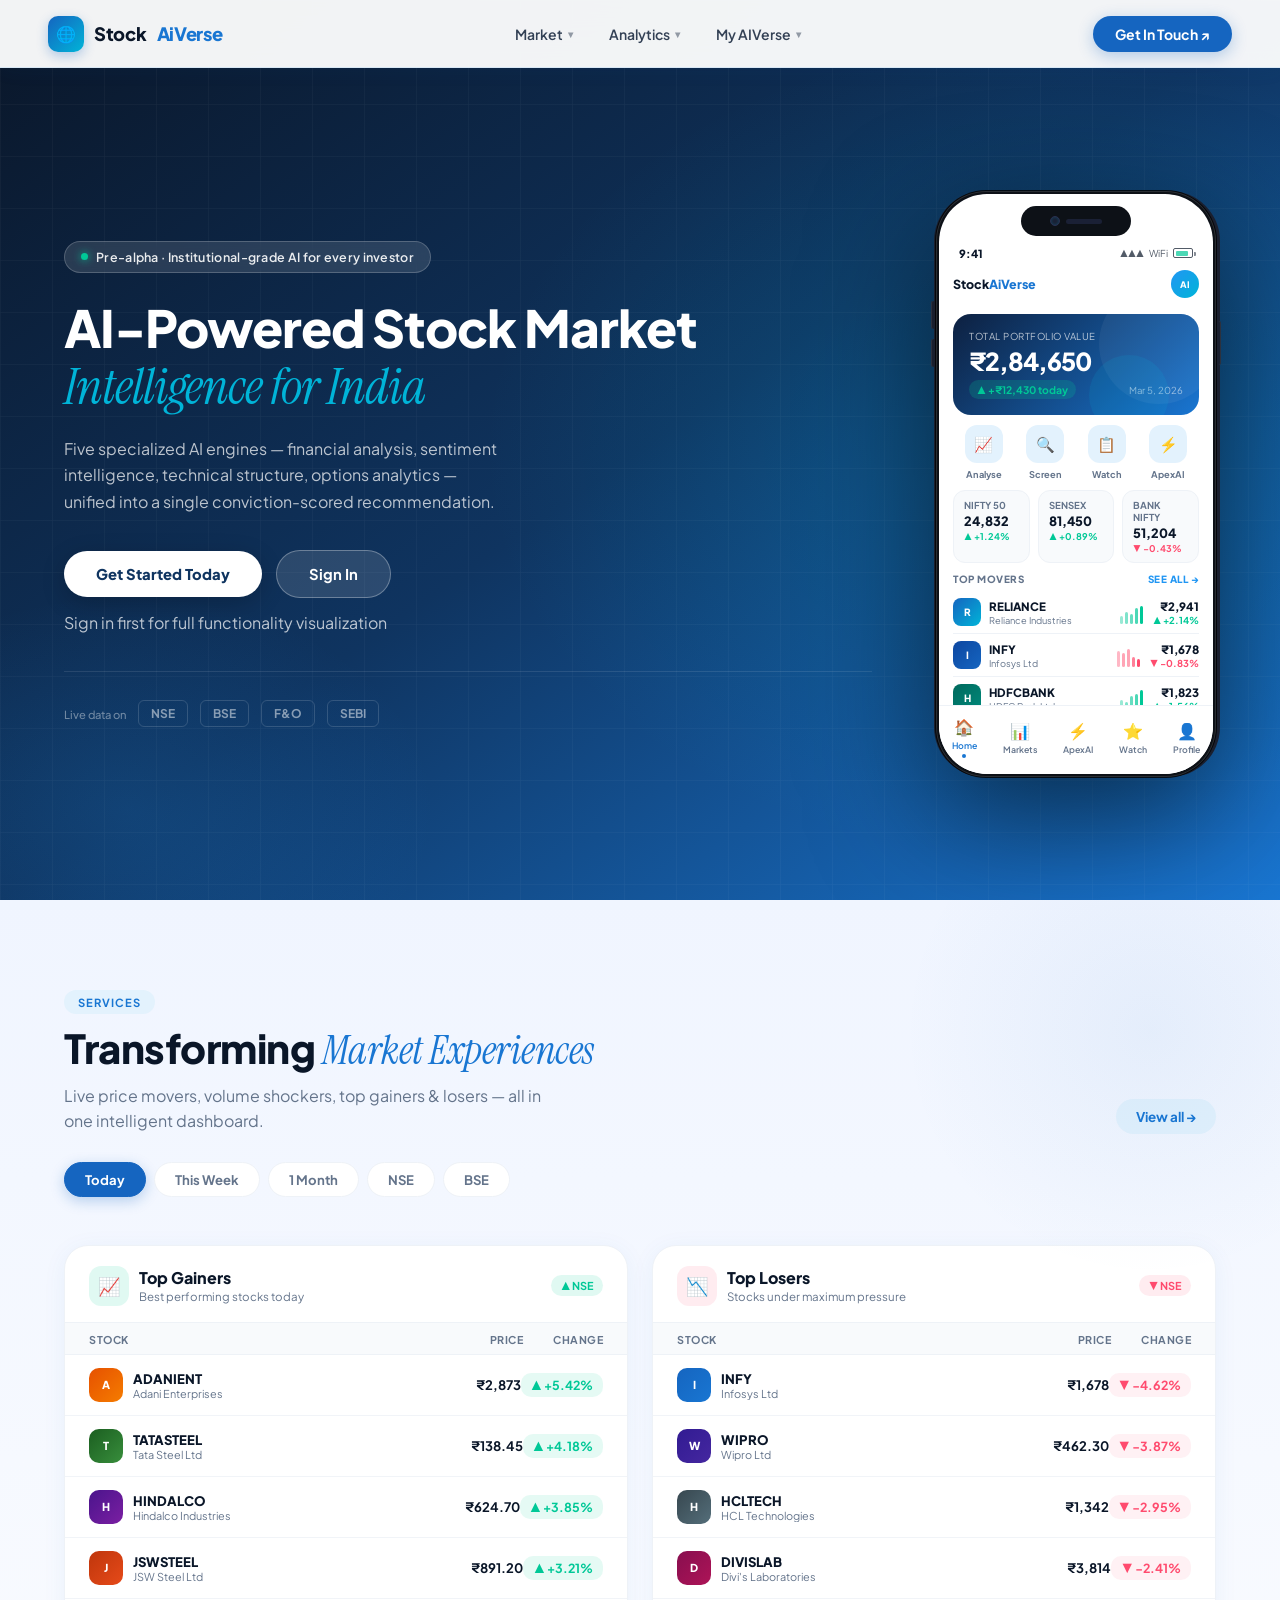
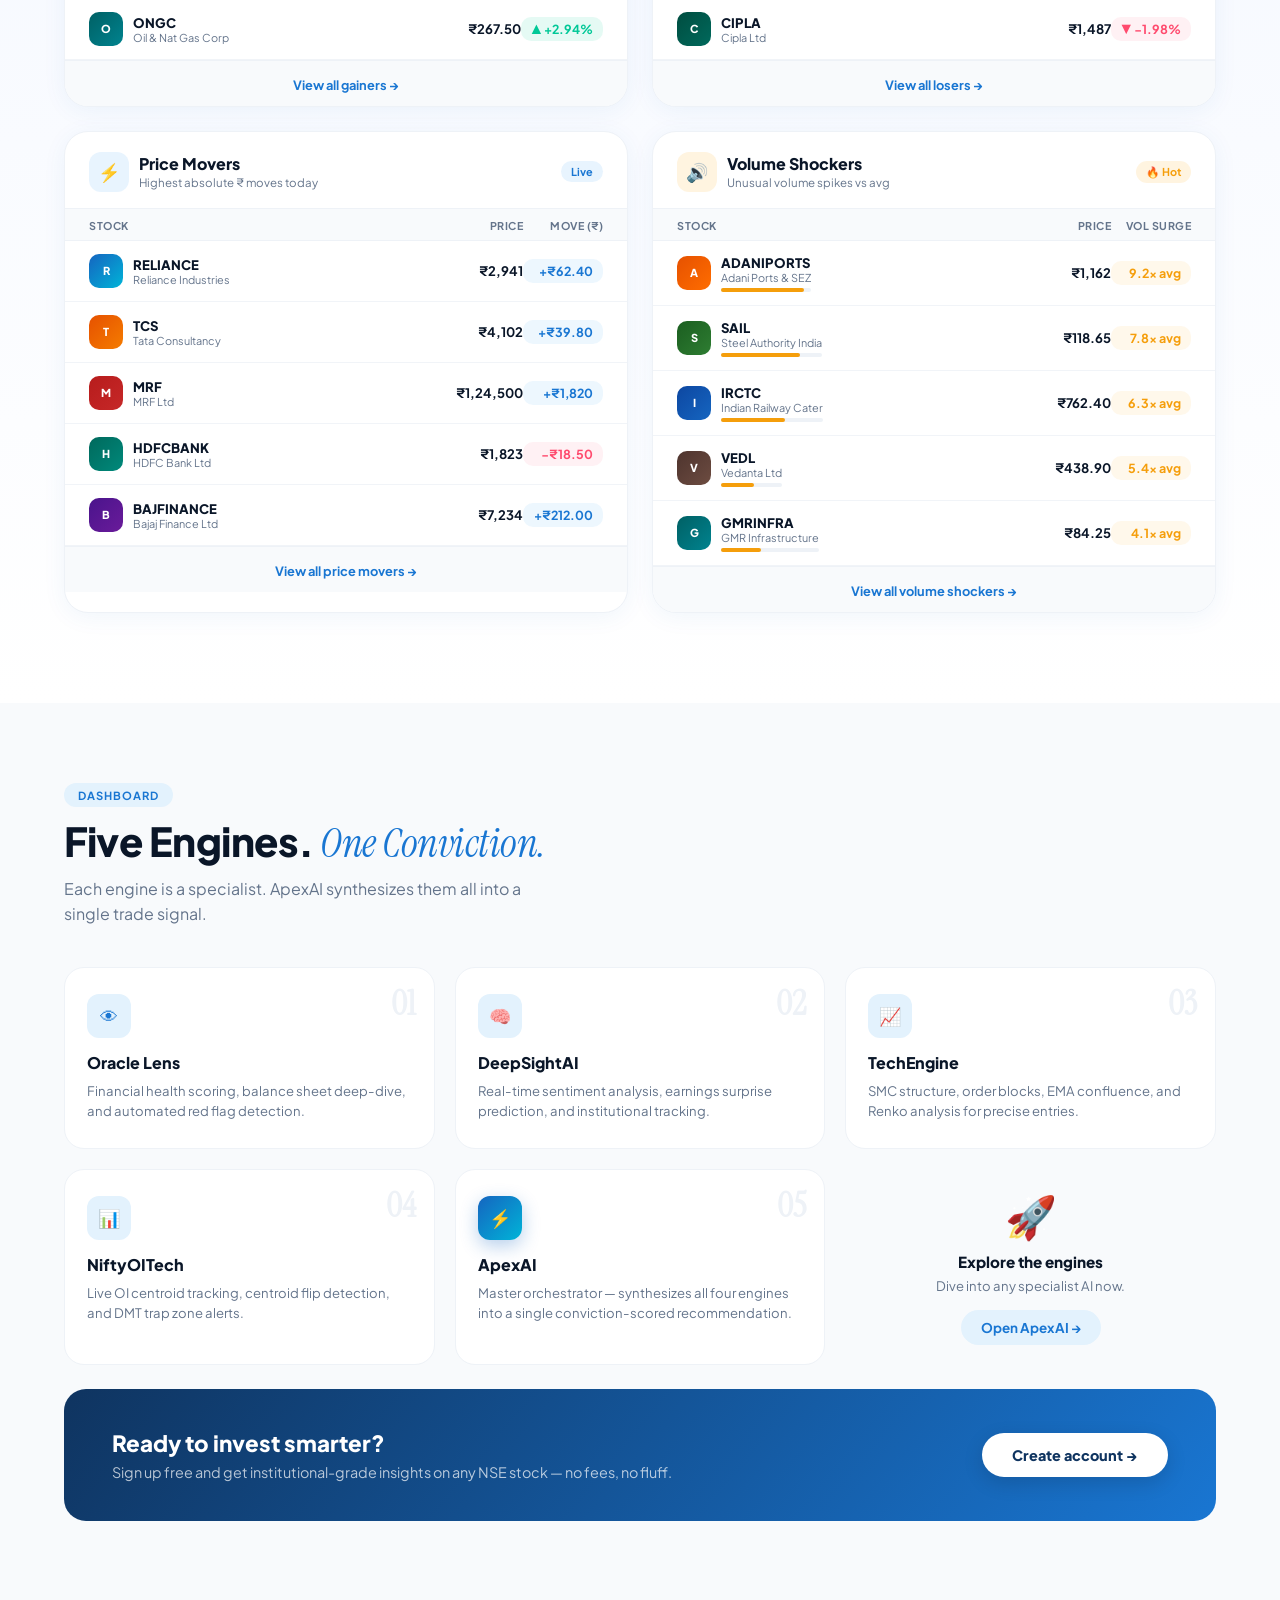
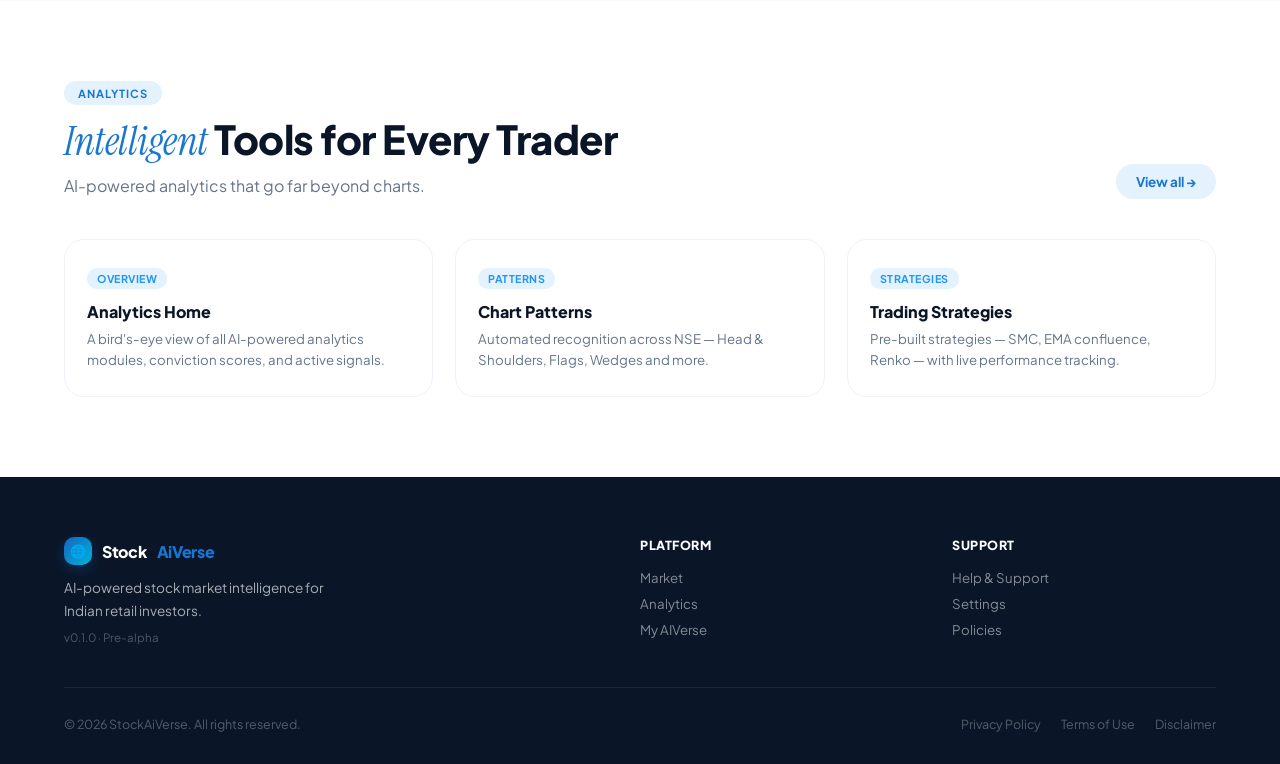
<file: src/index.html>
<!doctype html>
<html lang="en">
<head>
  <meta charset="UTF-8" />
  <meta name="viewport" content="width=device-width, initial-scale=1.0" />
  <title>StockAiVerse – AI-Powered Stock Market Intelligence</title>
  <link rel="preconnect" href="https://fonts.googleapis.com" />
  <link href="https://fonts.googleapis.com/css2?family=Plus+Jakarta+Sans:wght@300;400;500;600;700;800&family=Instrument+Serif:ital@0;1&display=swap" rel="stylesheet"/>
  <style>
    *, *::before, *::after { box-sizing: border-box; margin: 0; padding: 0; }
    :root {
      --blue-900: #0a1628; --blue-800: #0d2040; --blue-700: #0f3460;
      --blue-600: #1565C0; --blue-500: #1976D2; --blue-400: #2196F3;
      --blue-300: #64B5F6; --blue-100: #BBDEFB; --blue-50: #E3F2FD;
      --accent: #00B4D8; --white: #ffffff;
      --gray-50: #F8FAFC; --gray-100: #EEF2F7; --gray-300: #CBD5E1;
      --gray-500: #64748B; --gray-700: #334155;
      --green: #00C897; --red: #FF4B6E;
      --font: 'Plus Jakarta Sans', sans-serif;
      --serif: 'Instrument Serif', serif;
    }
    html { scroll-behavior: smooth; }
    body { font-family: var(--font); background: var(--white); color: var(--gray-700); overflow-x: hidden; }
    a { text-decoration: none; color: inherit; cursor: pointer; }
    button { font-family: var(--font); cursor: pointer; border: none; outline: none; }

    /* ── HEADER ── */
    header {
      position: fixed; top: 0; left: 0; right: 0; z-index: 200;
      display: flex; align-items: center; justify-content: space-between;
      padding: 0 48px; height: 68px;
      background: rgba(255,255,255,0.95); backdrop-filter: blur(16px);
      border-bottom: 1px solid rgba(33,150,243,0.12);
      box-shadow: 0 2px 20px rgba(21,101,192,0.06);
    }
    .logo { display: flex; align-items: center; gap: 10px; font-size: 1.15rem; font-weight: 800; color: var(--blue-900); letter-spacing: -0.3px; }
    .logo-icon { width: 36px; height: 36px; border-radius: 10px; background: linear-gradient(135deg,var(--blue-600),var(--accent)); display: flex; align-items: center; justify-content: center; font-size: 16px; box-shadow: 0 4px 12px rgba(21,101,192,0.3); }
    .logo span { color: var(--blue-500); }
    nav { display: flex; align-items: center; gap: 4px; }
    .nav-item { position: relative; }
    .nav-btn { background: none; padding: 8px 16px; border-radius: 8px; font-size: 0.875rem; font-weight: 600; color: var(--gray-700); transition: all 0.2s; display: flex; align-items: center; gap: 5px; }
    .nav-btn:hover { background: var(--blue-50); color: var(--blue-600); }
    .chevron { font-size: 10px; opacity: 0.5; }
    .dropdown { position: absolute; top: calc(100% + 8px); left: 0; min-width: 220px; background: var(--white); border-radius: 14px; padding: 8px; box-shadow: 0 8px 40px rgba(21,101,192,0.15); border: 1px solid rgba(33,150,243,0.1); opacity: 0; pointer-events: none; transform: translateY(-8px); transition: all 0.2s; }
    .nav-item:hover .dropdown { opacity: 1; pointer-events: all; transform: translateY(0); }
    .dropdown a { display: block; padding: 10px 14px; border-radius: 9px; font-size: 0.875rem; font-weight: 600; color: var(--gray-700); transition: all 0.15s; }
    .dropdown a:hover { background: var(--blue-50); color: var(--blue-600); }
    .drop-desc { font-size: 0.72rem; font-weight: 400; color: var(--gray-500); margin-top: 1px; }
    .btn-signin { padding: 9px 22px; border-radius: 24px; background: var(--blue-600); color: var(--white); font-size: 0.875rem; font-weight: 700; box-shadow: 0 4px 16px rgba(21,101,192,0.3); transition: all 0.2s; }
    .btn-signin:hover { background: var(--blue-700); transform: translateY(-1px); }

    /* ── HERO ── */
    .hero {
      min-height: 100vh;
      background: linear-gradient(145deg, var(--blue-900) 0%, var(--blue-700) 50%, var(--blue-500) 100%);
      position: relative; overflow: hidden;
      display: flex; align-items: center;
      padding: 68px 0 0; /* top = header height */
    }
    .hero::before {
      content: ''; position: absolute; inset: 0; pointer-events: none; z-index: 0;
      background: radial-gradient(ellipse 65% 70% at 80% 50%, rgba(0,180,216,0.18) 0%, transparent 65%),
                  radial-gradient(ellipse 40% 40% at 10% 90%, rgba(33,150,243,0.15) 0%, transparent 60%);
    }
    .hero::after {
      content: ''; position: absolute; inset: 0; pointer-events: none; z-index: 0; opacity: 0.05;
      background-image: linear-gradient(rgba(255,255,255,.6) 1px, transparent 1px), linear-gradient(90deg,rgba(255,255,255,.6) 1px,transparent 1px);
      background-size: 52px 52px;
    }
    .hero-inner {
      position: relative; z-index: 1;
      width: 100%; max-width: 1280px; margin: 0 auto;
      padding: 70px 64px;
      display: flex; align-items: center; gap: 64px;
    }
    /* LEFT */
    .hero-left { flex: 1; min-width: 0; }
    .hero-badge { display: inline-flex; align-items: center; gap: 8px; background: rgba(255,255,255,0.12); backdrop-filter: blur(8px); border: 1px solid rgba(255,255,255,0.2); padding: 7px 16px; border-radius: 20px; color: rgba(255,255,255,0.9); font-size: 0.78rem; font-weight: 600; letter-spacing: 0.3px; margin-bottom: 26px; }
    .dot { width: 7px; height: 7px; border-radius: 50%; background: var(--green); box-shadow: 0 0 8px var(--green); animation: pulse 2s infinite; flex-shrink: 0; }
    @keyframes pulse { 0%,100%{opacity:1} 50%{opacity:0.45} }
    .hero-left h1 { font-size: clamp(2rem,4vw,3.3rem); font-weight: 800; line-height: 1.1; color: var(--white); letter-spacing: -1px; margin-bottom: 20px; }
    .hero-left h1 em { font-style: italic; font-family: var(--serif); color: var(--accent); font-weight: 400; }
    .hero-left p { font-size: 1rem; color: rgba(255,255,255,0.72); line-height: 1.68; margin-bottom: 34px; max-width: 440px; }
    .hero-actions { display: flex; align-items: center; gap: 14px; margin-bottom: 12px; flex-wrap: wrap; }
    .btn-primary { padding: 14px 32px; border-radius: 30px; background: var(--white); color: var(--blue-700); font-size: 0.925rem; font-weight: 800; box-shadow: 0 6px 24px rgba(0,0,0,0.2); transition: all 0.2s; }
    .btn-primary:hover { transform: translateY(-2px); box-shadow: 0 10px 32px rgba(0,0,0,0.25); }
    .btn-secondary { padding: 14px 32px; border-radius: 30px; background: rgba(255,255,255,0.12); color: var(--white); border: 1.5px solid rgba(255,255,255,0.3); font-size: 0.925rem; font-weight: 700; transition: all 0.2s; }
    .btn-secondary:hover { background: rgba(255,255,255,0.2); }
    .hero-note { font-size: 0.78rem; color: rgba(255,255,255,0.38); margin-bottom: 32px; }
    .logos-strip { display: flex; align-items: center; gap: 12px; flex-wrap: wrap; padding-top: 28px; border-top: 1px solid rgba(255,255,255,0.1); }
    .logos-strip > span { font-size: 0.7rem; color: rgba(255,255,255,0.4); font-weight: 500; }
    .logo-badge { font-size: 0.75rem; font-weight: 700; color: rgba(255,255,255,0.5); padding: 5px 12px; border-radius: 6px; border: 1px solid rgba(255,255,255,0.15); }
    /* RIGHT */
    .hero-right { flex: 0 0 auto; display: flex; align-items: center; justify-content: center; position: relative; }

    @keyframes floatY { 0%,100%{transform:translateY(0)} 50%{transform:translateY(-14px)} }

    /* ── REAL PHONE SHELL ── */
    .phone-shell {
      position: relative;
      width: 280px;
      animation: floatY 5s ease-in-out infinite;
      filter: drop-shadow(0 40px 60px rgba(0,0,0,0.55));
    }

    /* Outer frame — the physical body */
    .phone-frame {
      background: #0d1117;
      border-radius: 50px;
      padding: 3px;
      box-shadow:
        inset 0 0 0 1px rgba(255,255,255,0.12),
        0 0 0 1px rgba(0,0,0,0.8),
        4px 0 0 0 #1a1f2e,    /* right side thickness */
        -2px 0 0 0 #1a1f2e;   /* left side thickness */
      position: relative;
    }

    /* Physical side buttons */
    .phone-btn-vol-up, .phone-btn-vol-dn, .phone-btn-power {
      position: absolute;
      background: #1a1f2e;
      border-radius: 3px;
    }
    .phone-btn-vol-up  { left: -5px; top: 110px; width: 4px; height: 28px; box-shadow: inset 1px 0 0 rgba(255,255,255,0.08); }
    .phone-btn-vol-dn  { left: -5px; top: 148px; width: 4px; height: 28px; box-shadow: inset 1px 0 0 rgba(255,255,255,0.08); }
    .phone-btn-power   { right: -5px; top: 130px; width: 4px; height: 44px; box-shadow: inset -1px 0 0 rgba(255,255,255,0.08); }

    /* Inner bezel */
    .phone-bezel {
      background: #111827;
      border-radius: 48px;
      overflow: hidden;
      position: relative;
    }

    /* Screen */
    .phone-screen {
      background: var(--white);
      border-radius: 44px;
      overflow: hidden;
      position: relative;
      height: 580px;
      display: flex;
      flex-direction: column;
    }

    /* Dynamic Island / Notch */
    .phone-notch {
      position: absolute;
      top: 12px;
      left: 50%;
      transform: translateX(-50%);
      width: 110px;
      height: 30px;
      background: #0d1117;
      border-radius: 20px;
      z-index: 10;
      display: flex;
      align-items: center;
      justify-content: center;
      gap: 6px;
    }
    .notch-camera {
      width: 10px; height: 10px; border-radius: 50%;
      background: #1a2035;
      border: 1.5px solid #2a3050;
      box-shadow: inset 0 0 3px rgba(0,180,216,0.3);
    }
    .notch-speaker {
      width: 36px; height: 5px; border-radius: 3px;
      background: #1a2035;
    }

    /* Status bar */
    .phone-statusbar {
      padding: 52px 20px 8px;
      display: flex;
      justify-content: space-between;
      align-items: center;
      flex-shrink: 0;
    }
    .sb-time { font-size: 0.7rem; font-weight: 800; color: var(--blue-900); }
    .sb-icons { display: flex; align-items: center; gap: 5px; }
    .sb-icon { font-size: 0.6rem; color: var(--blue-900); opacity: 0.7; }
    .sb-battery {
      width: 20px; height: 10px; border-radius: 2px;
      border: 1.5px solid var(--blue-900);
      position: relative; opacity: 0.7;
    }
    .sb-battery::before {
      content: ''; position: absolute;
      left: 2px; top: 1.5px; width: 12px; height: 5px;
      background: var(--green); border-radius: 1px;
    }
    .sb-battery::after {
      content: ''; position: absolute;
      right: -4px; top: 2.5px; width: 2.5px; height: 4px;
      background: var(--blue-900); border-radius: 0 1px 1px 0; opacity: 0.7;
    }

    /* Scrollable app content */
    .phone-content {
      flex: 1;
      overflow: hidden;
      padding: 0 14px 14px;
      display: flex;
      flex-direction: column;
      gap: 10px;
    }

    /* App header row */
    .app-topbar {
      display: flex; justify-content: space-between; align-items: center;
      padding: 2px 0 6px;
    }
    .app-brand { font-size: 0.78rem; font-weight: 800; color: var(--blue-900); }
    .app-brand span { color: var(--blue-500); }
    .app-avatar {
      width: 28px; height: 28px; border-radius: 50%;
      background: linear-gradient(135deg, var(--blue-400), var(--accent));
      display: flex; align-items: center; justify-content: center;
      color: white; font-size: 9px; font-weight: 800;
    }

    /* Portfolio card */
    .pf-card {
      background: linear-gradient(135deg, var(--blue-800), var(--blue-500));
      border-radius: 18px; padding: 16px;
      color: white; position: relative; overflow: hidden; flex-shrink: 0;
    }
    .pf-card::before {
      content: ''; position: absolute;
      width: 120px; height: 120px; border-radius: 50%;
      background: rgba(255,255,255,0.05);
      right: -20px; top: -30px;
    }
    .pf-card::after {
      content: ''; position: absolute;
      width: 80px; height: 80px; border-radius: 50%;
      background: rgba(0,180,216,0.12);
      right: 30px; bottom: -20px;
    }
    .pf-label { font-size: 0.6rem; opacity: 0.7; letter-spacing: 0.5px; text-transform: uppercase; }
    .pf-value { font-size: 1.55rem; font-weight: 800; letter-spacing: -1px; margin: 3px 0; }
    .pf-row { display: flex; justify-content: space-between; align-items: center; }
    .pf-change { font-size: 0.65rem; background: rgba(0,200,151,0.2); color: var(--green); padding: 3px 8px; border-radius: 10px; font-weight: 700; }
    .pf-date { font-size: 0.6rem; opacity: 0.55; }

    /* Quick action icons */
    .qa-row { display: flex; justify-content: space-between; flex-shrink: 0; }
    .qa-btn {
      display: flex; flex-direction: column; align-items: center; gap: 5px;
      flex: 1;
    }
    .qa-circle {
      width: 38px; height: 38px; border-radius: 12px;
      background: var(--blue-50);
      display: flex; align-items: center; justify-content: center;
      font-size: 15px;
    }
    .qa-txt { font-size: 0.58rem; font-weight: 700; color: var(--gray-500); }

    /* Index mini ticker row */
    .index-row {
      display: flex; gap: 8px; flex-shrink: 0;
    }
    .idx-chip {
      flex: 1; background: var(--gray-50); border-radius: 12px;
      padding: 8px 10px; border: 1px solid var(--gray-100);
    }
    .idx-name { font-size: 0.6rem; font-weight: 700; color: var(--gray-500); margin-bottom: 2px; }
    .idx-val { font-size: 0.8rem; font-weight: 800; color: var(--blue-900); }
    .idx-chg { font-size: 0.58rem; font-weight: 700; margin-top: 1px; }

    /* Stock list */
    .stock-section { flex: 1; min-height: 0; }
    .stock-hdr { font-size: 0.62rem; font-weight: 800; color: var(--gray-500); letter-spacing: 0.5px; text-transform: uppercase; margin-bottom: 6px; display: flex; justify-content: space-between; }
    .stock-hdr span:last-child { color: var(--blue-400); }
    .stock-row {
      display: flex; align-items: center; justify-content: space-between;
      padding: 7px 0; border-bottom: 1px solid var(--gray-100);
    }
    .stock-row:last-child { border: none; }
    .stock-logo {
      width: 28px; height: 28px; border-radius: 8px;
      display: flex; align-items: center; justify-content: center;
      font-size: 10px; font-weight: 800; color: white; margin-right: 8px; flex-shrink: 0;
    }
    .stock-info { flex: 1; min-width: 0; }
    .stock-sym { font-size: 0.72rem; font-weight: 800; color: var(--blue-900); }
    .stock-full { font-size: 0.58rem; color: var(--gray-500); white-space: nowrap; overflow: hidden; text-overflow: ellipsis; }
    .stock-right { text-align: right; }
    .stock-price { font-size: 0.72rem; font-weight: 800; color: var(--blue-900); }
    .stock-chg { font-size: 0.6rem; font-weight: 700; }

    /* Sparkline bars */
    .sparkline { display: flex; align-items: flex-end; gap: 2px; height: 24px; margin: 0 10px; }
    .sp-bar { width: 3px; border-radius: 2px; }

    /* Bottom nav bar */
    .phone-navbar {
      display: flex; justify-content: space-around; align-items: center;
      padding: 10px 0 16px;
      border-top: 1px solid var(--gray-100);
      background: white;
      flex-shrink: 0;
    }
    .nav-tab { display: flex; flex-direction: column; align-items: center; gap: 3px; }
    .nav-tab-icon { font-size: 16px; }
    .nav-tab-lbl { font-size: 0.55rem; font-weight: 600; color: var(--gray-500); }
    .nav-tab.active .nav-tab-icon { filter: none; }
    .nav-tab.active .nav-tab-lbl { color: var(--blue-500); }
    .nav-tab-dot { width: 4px; height: 4px; border-radius: 50%; background: var(--blue-500); margin: 0 auto; }

    /* ── SHARED LAYOUT ── */
    .page-sec { padding: 80px 0; }
    .page-sec-alt { padding: 80px 0; background: var(--gray-50); }
    .container { max-width: 1280px; margin: 0 auto; padding: 0 64px; }
    .sec-label { display: inline-block; font-size: 0.7rem; font-weight: 700; color: var(--blue-500); letter-spacing: 1px; text-transform: uppercase; background: var(--blue-50); padding: 5px 14px; border-radius: 20px; margin-bottom: 12px; }
    .sec-title { font-size: clamp(1.8rem,3.5vw,2.5rem); font-weight: 800; color: var(--blue-900); letter-spacing: -0.5px; line-height: 1.12; }
    .sec-title em { font-style: italic; font-family: var(--serif); color: var(--blue-500); font-weight: 400; }
    .sec-sub { font-size: 1rem; color: var(--gray-500); max-width: 500px; line-height: 1.6; margin-top: 10px; }
    .sec-row { display: flex; align-items: flex-end; justify-content: space-between; margin-bottom: 40px; gap: 24px; }
    .view-all-btn { background: var(--blue-50); color: var(--blue-500); border: none; padding: 9px 20px; border-radius: 20px; font-size: 0.84rem; font-weight: 700; cursor: pointer; transition: all 0.2s; white-space: nowrap; flex-shrink: 0; }
    .view-all-btn:hover { background: var(--blue-100); }

    /* ── SERVICES ── */
    .services-grid { display: grid; grid-template-columns: repeat(3,1fr); gap: 22px; }
    .svc-card { background: var(--white); border-radius: 20px; padding: 28px 24px; border: 1.5px solid var(--gray-100); box-shadow: 0 2px 12px rgba(21,101,192,0.04); transition: all 0.25s; cursor: pointer; }
    .svc-card:hover { transform: translateY(-5px); box-shadow: 0 16px 48px rgba(21,101,192,0.11); border-color: var(--blue-300); }
    .svc-icon { width: 48px; height: 48px; border-radius: 14px; background: linear-gradient(135deg,var(--blue-600),var(--accent)); display: flex; align-items: center; justify-content: center; font-size: 20px; margin-bottom: 16px; box-shadow: 0 6px 20px rgba(21,101,192,0.22); }
    .svc-title { font-size: 1rem; font-weight: 800; color: var(--blue-900); margin-bottom: 8px; }
    .svc-desc { font-size: 0.83rem; color: var(--gray-500); line-height: 1.55; }
    .svc-card.featured { background: linear-gradient(145deg,var(--blue-900),var(--blue-700)); border-color: transparent; }
    .svc-card.featured .svc-title { color: white; }
    .svc-card.featured .svc-desc { color: rgba(255,255,255,0.62); }
    .svc-card.featured .svc-icon { background: rgba(255,255,255,0.14); box-shadow: none; }
    .inline-widget { background: rgba(255,255,255,0.1); border-radius: 12px; padding: 14px; margin-top: 18px; }
    .iw-label { font-size: 0.63rem; color: rgba(255,255,255,0.5); margin-bottom: 3px; }
    .iw-value { font-size: 1.3rem; font-weight: 800; color: white; }
    .iw-sub { font-size: 0.68rem; color: rgba(255,255,255,0.55); margin-top: 2px; }
    .iw-bar { height: 4px; background: rgba(255,255,255,0.15); border-radius: 2px; margin-top: 10px; }
    .iw-fill { height: 100%; width: 68%; background: var(--accent); border-radius: 2px; }
    .svc-live { margin-top: 14px; padding-top: 12px; border-top: 1px solid var(--gray-100); }
    .svc-live-label { font-size: 0.62rem; font-weight: 700; color: var(--gray-500); letter-spacing: 0.5px; margin-bottom: 8px; }
    .svc-live-row { display: flex; justify-content: space-between; font-size: 0.76rem; margin-bottom: 5px; }
    .svc-live-row span:first-child { font-weight: 700; color: var(--blue-900); }

    /* ── ENGINES ── */
    .engines-grid { display: grid; grid-template-columns: repeat(3,1fr); gap: 20px; }
    .engine-card { background: var(--white); border-radius: 20px; padding: 26px 22px; border: 1.5px solid var(--gray-100); cursor: pointer; transition: all 0.25s; position: relative; overflow: hidden; }
    .engine-card:hover { transform: translateY(-5px); box-shadow: 0 16px 48px rgba(21,101,192,0.1); border-color: var(--blue-300); }
    .engine-num { position: absolute; top: 18px; right: 18px; font-size: 2.2rem; font-weight: 900; color: var(--gray-100); font-family: var(--serif); line-height: 1; }
    .engine-icon { width: 44px; height: 44px; border-radius: 12px; background: var(--blue-50); color: var(--blue-500); display: flex; align-items: center; justify-content: center; font-size: 18px; margin-bottom: 14px; }
    .engine-card.apex .engine-icon { background: linear-gradient(135deg,var(--blue-600),var(--accent)); color: white; box-shadow: 0 6px 18px rgba(21,101,192,0.3); }
    .engine-title { font-size: 1rem; font-weight: 800; color: var(--blue-900); margin-bottom: 8px; }
    .engine-desc { font-size: 0.82rem; color: var(--gray-500); line-height: 1.55; }
    .cta-banner { background: linear-gradient(130deg,var(--blue-700),var(--blue-500)); border-radius: 22px; padding: 40px 48px; display: flex; align-items: center; justify-content: space-between; gap: 32px; margin-top: 24px; }
    .cta-banner h3 { font-size: 1.4rem; font-weight: 800; color: white; margin-bottom: 6px; }
    .cta-banner p { font-size: 0.9rem; color: rgba(255,255,255,0.7); }
    .btn-cta { background: white; color: var(--blue-700); padding: 13px 30px; border-radius: 28px; font-size: 0.9rem; font-weight: 800; box-shadow: 0 6px 20px rgba(0,0,0,0.14); transition: all 0.2s; white-space: nowrap; }
    .btn-cta:hover { transform: translateY(-2px); box-shadow: 0 10px 28px rgba(0,0,0,0.2); }

    /* ── ANALYTICS ── */
    .analytics-grid { display: grid; grid-template-columns: repeat(3,1fr); gap: 22px; }
    .an-card { background: var(--white); border-radius: 20px; padding: 26px 22px; border: 1.5px solid var(--gray-100); cursor: pointer; transition: all 0.25s; }
    .an-card:hover { border-color: var(--blue-300); box-shadow: 0 12px 40px rgba(21,101,192,0.08); transform: translateY(-4px); }
    .an-tag { font-size: 0.67rem; font-weight: 700; text-transform: uppercase; letter-spacing: 0.5px; color: var(--blue-400); background: var(--blue-50); padding: 4px 10px; border-radius: 10px; display: inline-block; margin-bottom: 12px; }
    .an-title { font-size: 1rem; font-weight: 800; color: var(--blue-900); margin-bottom: 7px; }
    .an-desc { font-size: 0.83rem; color: var(--gray-500); line-height: 1.55; }

    /* ── MARKET MOVERS SECTION ── */
    .market-movers-section {
      padding: 90px 0;
      background: linear-gradient(180deg, #f0f5ff 0%, #ffffff 100%);
      position: relative;
      overflow: hidden;
    }
    .market-movers-section::before {
      content: '';
      position: absolute;
      top: -120px; right: -120px;
      width: 500px; height: 500px;
      border-radius: 50%;
      background: radial-gradient(circle, rgba(21,101,192,0.06) 0%, transparent 70%);
      pointer-events: none;
    }
    .movers-header { margin-bottom: 48px; }
    .movers-tabs {
      display: flex; gap: 8px; margin-top: 28px; flex-wrap: wrap;
    }
    .mover-tab {
      padding: 8px 20px; border-radius: 20px; font-size: 0.82rem; font-weight: 700;
      cursor: pointer; border: 1.5px solid var(--gray-100); background: white;
      color: var(--gray-500); transition: all 0.2s;
    }
    .mover-tab.active, .mover-tab:hover {
      background: var(--blue-600); color: white; border-color: var(--blue-600);
      box-shadow: 0 4px 14px rgba(21,101,192,0.28);
    }

    /* 2x2 grid of panels */
    .movers-grid {
      display: grid;
      grid-template-columns: 1fr 1fr;
      gap: 24px;
    }

    /* Individual panel */
    .mover-panel {
      background: white;
      border-radius: 24px;
      border: 1.5px solid var(--gray-100);
      box-shadow: 0 4px 24px rgba(21,101,192,0.06);
      overflow: hidden;
      transition: box-shadow 0.3s;
    }
    .mover-panel:hover {
      box-shadow: 0 12px 48px rgba(21,101,192,0.13);
    }

    .panel-head {
      padding: 20px 24px 16px;
      display: flex; align-items: center; justify-content: space-between;
      border-bottom: 1px solid var(--gray-100);
    }
    .panel-title-row { display: flex; align-items: center; gap: 10px; }
    .panel-icon {
      width: 40px; height: 40px; border-radius: 12px;
      display: flex; align-items: center; justify-content: center;
      font-size: 18px; flex-shrink: 0;
    }
    .panel-icon.green { background: rgba(0,200,151,0.12); }
    .panel-icon.red   { background: rgba(255,75,110,0.10); }
    .panel-icon.blue  { background: rgba(33,150,243,0.10); }
    .panel-icon.amber { background: rgba(255,160,0,0.12); }

    .panel-name { font-size: 1rem; font-weight: 800; color: var(--blue-900); }
    .panel-sub  { font-size: 0.72rem; color: var(--gray-500); margin-top: 1px; }
    .panel-badge {
      font-size: 0.68rem; font-weight: 700; padding: 4px 10px; border-radius: 12px;
    }
    .badge-green { background: rgba(0,200,151,0.12); color: var(--green); }
    .badge-red   { background: rgba(255,75,110,0.10); color: var(--red); }
    .badge-blue  { background: rgba(33,150,243,0.1); color: var(--blue-500); }
    .badge-amber { background: rgba(255,160,0,0.12); color: #f59e0b; }

    /* Column headers inside panel */
    .panel-col-hdr {
      display: grid; grid-template-columns: 1fr auto auto;
      padding: 10px 24px 8px;
      font-size: 0.67rem; font-weight: 700; color: var(--gray-500);
      letter-spacing: 0.5px; text-transform: uppercase;
      background: var(--gray-50);
      border-bottom: 1px solid var(--gray-100);
    }
    .panel-col-hdr span:last-child { min-width: 80px; text-align: right; }
    .panel-col-hdr span:nth-child(2) { min-width: 72px; text-align: right; }

    /* Stock rows */
    .mover-row {
      display: grid; grid-template-columns: 1fr auto auto;
      align-items: center;
      padding: 13px 24px;
      border-bottom: 1px solid rgba(238,242,247,0.8);
      transition: background 0.15s;
      cursor: pointer;
    }
    .mover-row:last-child { border-bottom: none; }
    .mover-row:hover { background: var(--blue-50); }

    .mover-stock { display: flex; align-items: center; gap: 10px; min-width: 0; }
    .mover-logo {
      width: 34px; height: 34px; border-radius: 10px;
      display: flex; align-items: center; justify-content: center;
      font-size: 11px; font-weight: 800; color: white; flex-shrink: 0;
    }
    .mover-sym  { font-size: 0.82rem; font-weight: 800; color: var(--blue-900); }
    .mover-full { font-size: 0.68rem; color: var(--gray-500); white-space: nowrap; overflow: hidden; text-overflow: ellipsis; max-width: 120px; }

    .mover-price {
      font-size: 0.82rem; font-weight: 700; color: var(--blue-900);
      min-width: 72px; text-align: right;
    }
    .mover-chg {
      font-size: 0.78rem; font-weight: 700;
      min-width: 80px; text-align: right;
      padding: 4px 10px; border-radius: 10px;
    }
    .chg-up   { color: var(--green); background: rgba(0,200,151,0.1); }
    .chg-down { color: var(--red);   background: rgba(255,75,110,0.08); }
    .chg-vol  { color: var(--blue-500); background: rgba(33,150,243,0.08); }
    .chg-neu  { color: #f59e0b; background: rgba(255,160,0,0.08); }

    /* Volume bar mini */
    .vol-bar-wrap { height: 4px; background: var(--gray-100); border-radius: 2px; margin-top: 4px; width: 100%; }
    .vol-bar-fill { height: 100%; border-radius: 2px; background: var(--blue-400); }

    /* Panel footer link */
    .panel-footer {
      padding: 12px 24px;
      background: var(--gray-50);
      border-top: 1px solid var(--gray-100);
      text-align: center;
    }
    .panel-footer a {
      font-size: 0.8rem; font-weight: 700; color: var(--blue-500); cursor: pointer;
      transition: color 0.15s;
    }
    .panel-footer a:hover { color: var(--blue-700); }

    /* ── FOOTER ── */
    footer { background: var(--blue-900); color: rgba(255,255,255,0.65); padding: 60px 0 32px; }
    .footer-main { display: grid; grid-template-columns: 2fr 1fr 1fr; gap: 48px; padding-bottom: 40px; border-bottom: 1px solid rgba(255,255,255,0.08); margin-bottom: 28px; }
    .footer-brand .logo { color: white; margin-bottom: 12px; }
    .footer-brand p { font-size: 0.85rem; line-height: 1.65; max-width: 260px; }
    .footer-brand small { font-size: 0.72rem; color: rgba(255,255,255,0.28); margin-top: 8px; display: block; }
    .footer-col h4 { font-size: 0.78rem; font-weight: 800; color: white; letter-spacing: 0.5px; text-transform: uppercase; margin-bottom: 16px; }
    .footer-col a { display: block; font-size: 0.83rem; margin-bottom: 9px; color: rgba(255,255,255,0.5); cursor: pointer; transition: color 0.2s; }
    .footer-col a:hover { color: white; }
    .footer-bottom { display: flex; justify-content: space-between; align-items: center; }
    .footer-bottom p { font-size: 0.78rem; color: rgba(255,255,255,0.3); }
    .footer-legal { display: flex; gap: 20px; }
    .footer-legal a { font-size: 0.78rem; color: rgba(255,255,255,0.3); cursor: pointer; transition: color 0.2s; }
    .footer-legal a:hover { color: rgba(255,255,255,0.65); }

    /* ── TOAST ── */
    .toast { position: fixed; bottom: 28px; left: 50%; transform: translateX(-50%) translateY(20px); background: var(--blue-900); color: white; padding: 12px 24px; border-radius: 30px; font-size: 0.85rem; font-weight: 600; opacity: 0; transition: all 0.3s; pointer-events: none; z-index: 9999; box-shadow: 0 8px 32px rgba(0,0,0,0.25); }
    .toast.show { opacity: 1; transform: translateX(-50%) translateY(0); }

    /* ── ANIMATIONS ── */
    @keyframes fadeUp { from{opacity:0;transform:translateY(24px)} to{opacity:1;transform:translateY(0)} }
    .hero-left > * { animation: fadeUp 0.55s ease both; }
    .hero-left > *:nth-child(1){animation-delay:.1s} .hero-left > *:nth-child(2){animation-delay:.2s}
    .hero-left > *:nth-child(3){animation-delay:.3s} .hero-left > *:nth-child(4){animation-delay:.4s}
    .hero-left > *:nth-child(5){animation-delay:.5s} .hero-left > *:nth-child(6){animation-delay:.55s}
    .hero-right { animation: fadeUp 0.7s ease 0.3s both; }
  </style>
</head>
<body>

<!-- ═══ HEADER ═══ -->
<header>
  <div class="logo">
    <div class="logo-icon">🌐</div>
    Stock<span>AiVerse</span>
  </div>
  <nav>
    <div class="nav-item">
      <button class="nav-btn">Market <span class="chevron">▾</span></button>
      <div class="dropdown">
        <a onclick="goTo('market-home.html')">Market Home<div class="drop-desc">Nifty · Sensex · Bank Nifty</div></a>
        <a onclick="goTo('indices.html')">Indices<div class="drop-desc">Gainers · Losers · Timeframes</div></a>
        <a onclick="goTo('trending-stocks.html')">Trending Stocks<div class="drop-desc">Price movers · Volume shockers</div></a>
        <a onclick="goTo('news-updates.html')">News &amp; Updates<div class="drop-desc">Latest news · FII-DII</div></a>
      </div>
    </div>
    <div class="nav-item">
      <button class="nav-btn">Analytics <span class="chevron">▾</span></button>
      <div class="dropdown">
        <a onclick="goTo('analytics-home.html')">Analytics Home<div class="drop-desc">AI-powered analytics overview</div></a>
        <a onclick="goTo('chart-patterns.html')">Chart Patterns<div class="drop-desc">Pattern recognition across NSE</div></a>
        <a onclick="goTo('trading-strategies.html')">Trading Strategies<div class="drop-desc">SMC · EMA · Renko</div></a>
      </div>
    </div>
    <div class="nav-item">
      <button class="nav-btn">My AIVerse <span class="chevron">▾</span></button>
      <div class="dropdown">
        <a onclick="goTo('watchlist.html')">Watchlist<div class="drop-desc">Track your stocks</div></a>
        <a onclick="goTo('settings.html')">Settings<div class="drop-desc">Account preferences</div></a>
      </div>
    </div>
  </nav>
  <div>
    <button class="btn-signin" onclick="goTo('signup.html')">Get In Touch ↗</button>
  </div>
</header>

<!-- ═══ HERO — two column flex ═══ -->
<section class="hero">
  <div class="hero-inner">

    <!-- LEFT: text content -->
    <div class="hero-left">
      <div class="hero-badge">
        <span class="dot"></span> Pre-alpha · Institutional-grade AI for every investor
      </div>
      <h1>AI-Powered Stock Market<br /><em>Intelligence for India</em></h1>
      <p>Five specialized AI engines — financial analysis, sentiment intelligence, technical structure, options analytics — unified into a single conviction-scored recommendation.</p>
      <div class="hero-actions">
        <button class="btn-primary" onclick="goTo('stock-tech.html')">Get Started Today</button>
        <button class="btn-secondary" onclick="goTo('signup.html')">Sign In</button>
      </div>
      <p class="hero-note">Sign in first for full functionality visualization</p>
      <div class="logos-strip">
        <span>Live data on</span>
        <div class="logo-badge">NSE</div>
        <div class="logo-badge">BSE</div>
        <div class="logo-badge">F&amp;O</div>
        <div class="logo-badge">SEBI</div>
      </div>
    </div>

    <!-- RIGHT: realistic phone -->
    <div class="hero-right">
      <div class="phone-shell">
        <div class="phone-frame">
          <!-- Physical buttons -->
          <div class="phone-btn-vol-up"></div>
          <div class="phone-btn-vol-dn"></div>
          <div class="phone-btn-power"></div>

          <div class="phone-bezel">
            <div class="phone-screen">

              <!-- Dynamic Island -->
              <div class="phone-notch">
                <div class="notch-camera"></div>
                <div class="notch-speaker"></div>
              </div>

              <!-- Status bar -->
              <div class="phone-statusbar">
                <span class="sb-time">9:41</span>
                <div class="sb-icons">
                  <span class="sb-icon">▲▲▲</span>
                  <span class="sb-icon">WiFi</span>
                  <div class="sb-battery"></div>
                </div>
              </div>

              <!-- App content -->
              <div class="phone-content">

                <!-- App header -->
                <div class="app-topbar">
                  <div class="app-brand">Stock<span>AiVerse</span></div>
                  <div class="app-avatar">AI</div>
                </div>

                <!-- Portfolio card -->
                <div class="pf-card">
                  <div class="pf-label">Total Portfolio Value</div>
                  <div class="pf-value">₹2,84,650</div>
                  <div class="pf-row">
                    <div class="pf-change">▲ +₹12,430 today</div>
                    <div class="pf-date">Mar 5, 2026</div>
                  </div>
                </div>

                <!-- Quick actions -->
                <div class="qa-row">
                  <div class="qa-btn"><div class="qa-circle">📈</div><div class="qa-txt">Analyse</div></div>
                  <div class="qa-btn"><div class="qa-circle">🔍</div><div class="qa-txt">Screen</div></div>
                  <div class="qa-btn"><div class="qa-circle">📋</div><div class="qa-txt">Watch</div></div>
                  <div class="qa-btn"><div class="qa-circle">⚡</div><div class="qa-txt">ApexAI</div></div>
                </div>

                <!-- Index tickers -->
                <div class="index-row">
                  <div class="idx-chip">
                    <div class="idx-name">NIFTY 50</div>
                    <div class="idx-val">24,832</div>
                    <div class="idx-chg" style="color:var(--green)">▲ +1.24%</div>
                  </div>
                  <div class="idx-chip">
                    <div class="idx-name">SENSEX</div>
                    <div class="idx-val">81,450</div>
                    <div class="idx-chg" style="color:var(--green)">▲ +0.89%</div>
                  </div>
                  <div class="idx-chip">
                    <div class="idx-name">BANK NIFTY</div>
                    <div class="idx-val">51,204</div>
                    <div class="idx-chg" style="color:var(--red)">▼ −0.43%</div>
                  </div>
                </div>

                <!-- Stock list -->
                <div class="stock-section">
                  <div class="stock-hdr"><span>Top Movers</span><span>See All →</span></div>

                  <div class="stock-row">
                    <div class="stock-logo" style="background:linear-gradient(135deg,#1565C0,#00B4D8)">R</div>
                    <div class="stock-info">
                      <div class="stock-sym">RELIANCE</div>
                      <div class="stock-full">Reliance Industries</div>
                    </div>
                    <div class="sparkline">
                      <div class="sp-bar" style="height:8px;background:var(--green);opacity:.4"></div>
                      <div class="sp-bar" style="height:12px;background:var(--green);opacity:.5"></div>
                      <div class="sp-bar" style="height:10px;background:var(--green);opacity:.6"></div>
                      <div class="sp-bar" style="height:16px;background:var(--green);opacity:.7"></div>
                      <div class="sp-bar" style="height:18px;background:var(--green)"></div>
                    </div>
                    <div class="stock-right">
                      <div class="stock-price">₹2,941</div>
                      <div class="stock-chg" style="color:var(--green)">▲ +2.14%</div>
                    </div>
                  </div>

                  <div class="stock-row">
                    <div class="stock-logo" style="background:linear-gradient(135deg,#0d47a1,#1565C0)">I</div>
                    <div class="stock-info">
                      <div class="stock-sym">INFY</div>
                      <div class="stock-full">Infosys Ltd</div>
                    </div>
                    <div class="sparkline">
                      <div class="sp-bar" style="height:16px;background:var(--red);opacity:.4"></div>
                      <div class="sp-bar" style="height:14px;background:var(--red);opacity:.5"></div>
                      <div class="sp-bar" style="height:18px;background:var(--red);opacity:.5"></div>
                      <div class="sp-bar" style="height:10px;background:var(--red);opacity:.7"></div>
                      <div class="sp-bar" style="height:8px;background:var(--red)"></div>
                    </div>
                    <div class="stock-right">
                      <div class="stock-price">₹1,678</div>
                      <div class="stock-chg" style="color:var(--red)">▼ −0.83%</div>
                    </div>
                  </div>

                  <div class="stock-row">
                    <div class="stock-logo" style="background:linear-gradient(135deg,#00695c,#00897b)">H</div>
                    <div class="stock-info">
                      <div class="stock-sym">HDFCBANK</div>
                      <div class="stock-full">HDFC Bank Ltd</div>
                    </div>
                    <div class="sparkline">
                      <div class="sp-bar" style="height:10px;background:var(--green);opacity:.4"></div>
                      <div class="sp-bar" style="height:8px;background:var(--green);opacity:.5"></div>
                      <div class="sp-bar" style="height:14px;background:var(--green);opacity:.6"></div>
                      <div class="sp-bar" style="height:16px;background:var(--green);opacity:.7"></div>
                      <div class="sp-bar" style="height:20px;background:var(--green)"></div>
                    </div>
                    <div class="stock-right">
                      <div class="stock-price">₹1,823</div>
                      <div class="stock-chg" style="color:var(--green)">▲ +1.56%</div>
                    </div>
                  </div>

                  <div class="stock-row">
                    <div class="stock-logo" style="background:linear-gradient(135deg,#e65100,#f57c00)">T</div>
                    <div class="stock-info">
                      <div class="stock-sym">TCS</div>
                      <div class="stock-full">Tata Consultancy</div>
                    </div>
                    <div class="sparkline">
                      <div class="sp-bar" style="height:12px;background:var(--green);opacity:.4"></div>
                      <div class="sp-bar" style="height:16px;background:var(--green);opacity:.55"></div>
                      <div class="sp-bar" style="height:14px;background:var(--green);opacity:.6"></div>
                      <div class="sp-bar" style="height:18px;background:var(--green);opacity:.7"></div>
                      <div class="sp-bar" style="height:22px;background:var(--green)"></div>
                    </div>
                    <div class="stock-right">
                      <div class="stock-price">₹4,102</div>
                      <div class="stock-chg" style="color:var(--green)">▲ +0.97%</div>
                    </div>
                  </div>
                </div>

              </div><!-- /phone-content -->

              <!-- Bottom nav bar -->
              <div class="phone-navbar">
                <div class="nav-tab active">
                  <div class="nav-tab-icon">🏠</div>
                  <div class="nav-tab-lbl" style="color:var(--blue-500)">Home</div>
                  <div class="nav-tab-dot"></div>
                </div>
                <div class="nav-tab">
                  <div class="nav-tab-icon">📊</div>
                  <div class="nav-tab-lbl">Markets</div>
                </div>
                <div class="nav-tab">
                  <div class="nav-tab-icon">⚡</div>
                  <div class="nav-tab-lbl">ApexAI</div>
                </div>
                <div class="nav-tab">
                  <div class="nav-tab-icon">⭐</div>
                  <div class="nav-tab-lbl">Watch</div>
                </div>
                <div class="nav-tab">
                  <div class="nav-tab-icon">👤</div>
                  <div class="nav-tab-lbl">Profile</div>
                </div>
              </div>

            </div><!-- /phone-screen -->
          </div><!-- /phone-bezel -->
        </div><!-- /phone-frame -->
      </div><!-- /phone-shell -->
    </div>

  </div>
</section>

<!-- ═══ SERVICES / MARKET MOVERS ═══ -->
<div class="market-movers-section">
  <div class="container">

    <!-- Header -->
    <div class="movers-header">
      <div class="sec-row" style="margin-bottom:0">
        <div>
          <div class="sec-label">Services</div>
          <div class="sec-title">Transforming <em>Market Experiences</em></div>
          <div class="sec-sub">Live price movers, volume shockers, top gainers &amp; losers — all in one intelligent dashboard.</div>
        </div>
        <button class="view-all-btn" onclick="goTo('trending-stocks.html')">View all →</button>
      </div>
      <div class="movers-tabs">
        <div class="mover-tab active">Today</div>
        <div class="mover-tab">This Week</div>
        <div class="mover-tab">1 Month</div>
        <div class="mover-tab">NSE</div>
        <div class="mover-tab">BSE</div>
      </div>
    </div>

    <!-- 2×2 Panel Grid -->
    <div class="movers-grid">

      <!-- ① TOP GAINERS -->
      <div class="mover-panel" onclick="goTo('trending-stocks.html')">
        <div class="panel-head">
          <div class="panel-title-row">
            <div class="panel-icon green">📈</div>
            <div>
              <div class="panel-name">Top Gainers</div>
              <div class="panel-sub">Best performing stocks today</div>
            </div>
          </div>
          <div class="panel-badge badge-green">▲ NSE</div>
        </div>
        <div class="panel-col-hdr">
          <span>Stock</span>
          <span>Price</span>
          <span>Change</span>
        </div>

        <div class="mover-row">
          <div class="mover-stock">
            <div class="mover-logo" style="background:linear-gradient(135deg,#e65100,#f57c00)">A</div>
            <div><div class="mover-sym">ADANIENT</div><div class="mover-full">Adani Enterprises</div></div>
          </div>
          <div class="mover-price">₹2,873</div>
          <div class="mover-chg chg-up">▲ +5.42%</div>
        </div>
        <div class="mover-row">
          <div class="mover-stock">
            <div class="mover-logo" style="background:linear-gradient(135deg,#1b5e20,#388e3c)">T</div>
            <div><div class="mover-sym">TATASTEEL</div><div class="mover-full">Tata Steel Ltd</div></div>
          </div>
          <div class="mover-price">₹138.45</div>
          <div class="mover-chg chg-up">▲ +4.18%</div>
        </div>
        <div class="mover-row">
          <div class="mover-stock">
            <div class="mover-logo" style="background:linear-gradient(135deg,#4a148c,#7b1fa2)">H</div>
            <div><div class="mover-sym">HINDALCO</div><div class="mover-full">Hindalco Industries</div></div>
          </div>
          <div class="mover-price">₹624.70</div>
          <div class="mover-chg chg-up">▲ +3.85%</div>
        </div>
        <div class="mover-row">
          <div class="mover-stock">
            <div class="mover-logo" style="background:linear-gradient(135deg,#bf360c,#e64a19)">J</div>
            <div><div class="mover-sym">JSWSTEEL</div><div class="mover-full">JSW Steel Ltd</div></div>
          </div>
          <div class="mover-price">₹891.20</div>
          <div class="mover-chg chg-up">▲ +3.21%</div>
        </div>
        <div class="mover-row">
          <div class="mover-stock">
            <div class="mover-logo" style="background:linear-gradient(135deg,#006064,#00838f)">O</div>
            <div><div class="mover-sym">ONGC</div><div class="mover-full">Oil &amp; Nat Gas Corp</div></div>
          </div>
          <div class="mover-price">₹267.50</div>
          <div class="mover-chg chg-up">▲ +2.94%</div>
        </div>
        <div class="panel-footer"><a onclick="event.stopPropagation();goTo('stock-tech-app.html#price-mover-gainers')">View all gainers →</a></div>
      </div>

      <!-- ② TOP LOSERS -->
      <div class="mover-panel" onclick="goTo('trending-stocks.html')">
        <div class="panel-head">
          <div class="panel-title-row">
            <div class="panel-icon red">📉</div>
            <div>
              <div class="panel-name">Top Losers</div>
              <div class="panel-sub">Stocks under maximum pressure</div>
            </div>
          </div>
          <div class="panel-badge badge-red">▼ NSE</div>
        </div>
        <div class="panel-col-hdr">
          <span>Stock</span>
          <span>Price</span>
          <span>Change</span>
        </div>

        <div class="mover-row">
          <div class="mover-stock">
            <div class="mover-logo" style="background:linear-gradient(135deg,#1565C0,#1976D2)">I</div>
            <div><div class="mover-sym">INFY</div><div class="mover-full">Infosys Ltd</div></div>
          </div>
          <div class="mover-price">₹1,678</div>
          <div class="mover-chg chg-down">▼ −4.62%</div>
        </div>
        <div class="mover-row">
          <div class="mover-stock">
            <div class="mover-logo" style="background:linear-gradient(135deg,#311b92,#4527a0)">W</div>
            <div><div class="mover-sym">WIPRO</div><div class="mover-full">Wipro Ltd</div></div>
          </div>
          <div class="mover-price">₹462.30</div>
          <div class="mover-chg chg-down">▼ −3.87%</div>
        </div>
        <div class="mover-row">
          <div class="mover-stock">
            <div class="mover-logo" style="background:linear-gradient(135deg,#37474f,#546e7a)">H</div>
            <div><div class="mover-sym">HCLTECH</div><div class="mover-full">HCL Technologies</div></div>
          </div>
          <div class="mover-price">₹1,342</div>
          <div class="mover-chg chg-down">▼ −2.95%</div>
        </div>
        <div class="mover-row">
          <div class="mover-stock">
            <div class="mover-logo" style="background:linear-gradient(135deg,#880e4f,#ad1457)">D</div>
            <div><div class="mover-sym">DIVISLAB</div><div class="mover-full">Divi's Laboratories</div></div>
          </div>
          <div class="mover-price">₹3,814</div>
          <div class="mover-chg chg-down">▼ −2.41%</div>
        </div>
        <div class="mover-row">
          <div class="mover-stock">
            <div class="mover-logo" style="background:linear-gradient(135deg,#004d40,#00695c)">C</div>
            <div><div class="mover-sym">CIPLA</div><div class="mover-full">Cipla Ltd</div></div>
          </div>
          <div class="mover-price">₹1,487</div>
          <div class="mover-chg chg-down">▼ −1.98%</div>
        </div>
        <div class="panel-footer"><a onclick="event.stopPropagation();goTo('stock-tech-app.html#price-mover-losers')">View all losers →</a></div>
      </div>

      <!-- ③ PRICE MOVERS -->
      <div class="mover-panel" onclick="goTo('trending-stocks.html')">
        <div class="panel-head">
          <div class="panel-title-row">
            <div class="panel-icon blue">⚡</div>
            <div>
              <div class="panel-name">Price Movers</div>
              <div class="panel-sub">Highest absolute ₹ moves today</div>
            </div>
          </div>
          <div class="panel-badge badge-blue">Live</div>
        </div>
        <div class="panel-col-hdr">
          <span>Stock</span>
          <span>Price</span>
          <span>Move (₹)</span>
        </div>

        <div class="mover-row">
          <div class="mover-stock">
            <div class="mover-logo" style="background:linear-gradient(135deg,#1565C0,#00B4D8)">R</div>
            <div><div class="mover-sym">RELIANCE</div><div class="mover-full">Reliance Industries</div></div>
          </div>
          <div class="mover-price">₹2,941</div>
          <div class="mover-chg chg-vol">+₹62.40</div>
        </div>
        <div class="mover-row">
          <div class="mover-stock">
            <div class="mover-logo" style="background:linear-gradient(135deg,#e65100,#f57c00)">T</div>
            <div><div class="mover-sym">TCS</div><div class="mover-full">Tata Consultancy</div></div>
          </div>
          <div class="mover-price">₹4,102</div>
          <div class="mover-chg chg-vol">+₹39.80</div>
        </div>
        <div class="mover-row">
          <div class="mover-stock">
            <div class="mover-logo" style="background:linear-gradient(135deg,#b71c1c,#c62828)">M</div>
            <div><div class="mover-sym">MRF</div><div class="mover-full">MRF Ltd</div></div>
          </div>
          <div class="mover-price">₹1,24,500</div>
          <div class="mover-chg chg-vol">+₹1,820</div>
        </div>
        <div class="mover-row">
          <div class="mover-stock">
            <div class="mover-logo" style="background:linear-gradient(135deg,#00695c,#00897b)">H</div>
            <div><div class="mover-sym">HDFCBANK</div><div class="mover-full">HDFC Bank Ltd</div></div>
          </div>
          <div class="mover-price">₹1,823</div>
          <div class="mover-chg chg-down">−₹18.50</div>
        </div>
        <div class="mover-row">
          <div class="mover-stock">
            <div class="mover-logo" style="background:linear-gradient(135deg,#4a148c,#6a1b9a)">B</div>
            <div><div class="mover-sym">BAJFINANCE</div><div class="mover-full">Bajaj Finance Ltd</div></div>
          </div>
          <div class="mover-price">₹7,234</div>
          <div class="mover-chg chg-vol">+₹212.00</div>
        </div>
        <div class="panel-footer"><a onclick="goTo('trending-stocks.html')">View all price movers →</a></div>
      </div>

      <!-- ④ VOLUME SHOCKERS -->
      <div class="mover-panel" onclick="goTo('trending-stocks.html')">
        <div class="panel-head">
          <div class="panel-title-row">
            <div class="panel-icon amber">🔊</div>
            <div>
              <div class="panel-name">Volume Shockers</div>
              <div class="panel-sub">Unusual volume spikes vs avg</div>
            </div>
          </div>
          <div class="panel-badge badge-amber">🔥 Hot</div>
        </div>
        <div class="panel-col-hdr">
          <span>Stock</span>
          <span>Price</span>
          <span>Vol Surge</span>
        </div>

        <div class="mover-row">
          <div class="mover-stock">
            <div class="mover-logo" style="background:linear-gradient(135deg,#e65100,#ff6d00)">A</div>
            <div>
              <div class="mover-sym">ADANIPORTS</div>
              <div class="mover-full">Adani Ports &amp; SEZ</div>
              <div class="vol-bar-wrap"><div class="vol-bar-fill" style="width:92%;background:#f59e0b"></div></div>
            </div>
          </div>
          <div class="mover-price">₹1,162</div>
          <div class="mover-chg chg-neu">9.2× avg</div>
        </div>
        <div class="mover-row">
          <div class="mover-stock">
            <div class="mover-logo" style="background:linear-gradient(135deg,#1b5e20,#2e7d32)">S</div>
            <div>
              <div class="mover-sym">SAIL</div>
              <div class="mover-full">Steel Authority India</div>
              <div class="vol-bar-wrap"><div class="vol-bar-fill" style="width:78%;background:#f59e0b"></div></div>
            </div>
          </div>
          <div class="mover-price">₹118.65</div>
          <div class="mover-chg chg-neu">7.8× avg</div>
        </div>
        <div class="mover-row">
          <div class="mover-stock">
            <div class="mover-logo" style="background:linear-gradient(135deg,#0d47a1,#1565C0)">I</div>
            <div>
              <div class="mover-sym">IRCTC</div>
              <div class="mover-full">Indian Railway Cater</div>
              <div class="vol-bar-wrap"><div class="vol-bar-fill" style="width:63%;background:#f59e0b"></div></div>
            </div>
          </div>
          <div class="mover-price">₹762.40</div>
          <div class="mover-chg chg-neu">6.3× avg</div>
        </div>
        <div class="mover-row">
          <div class="mover-stock">
            <div class="mover-logo" style="background:linear-gradient(135deg,#4e342e,#6d4c41)">V</div>
            <div>
              <div class="mover-sym">VEDL</div>
              <div class="mover-full">Vedanta Ltd</div>
              <div class="vol-bar-wrap"><div class="vol-bar-fill" style="width:54%;background:#f59e0b"></div></div>
            </div>
          </div>
          <div class="mover-price">₹438.90</div>
          <div class="mover-chg chg-neu">5.4× avg</div>
        </div>
        <div class="mover-row">
          <div class="mover-stock">
            <div class="mover-logo" style="background:linear-gradient(135deg,#006064,#00838f)">G</div>
            <div>
              <div class="mover-sym">GMRINFRA</div>
              <div class="mover-full">GMR Infrastructure</div>
              <div class="vol-bar-wrap"><div class="vol-bar-fill" style="width:41%;background:#f59e0b"></div></div>
            </div>
          </div>
          <div class="mover-price">₹84.25</div>
          <div class="mover-chg chg-neu">4.1× avg</div>
        </div>
        <div class="panel-footer"><a onclick="event.stopPropagation();goTo('stock-tech-app.html#volume-shockers')">View all volume shockers →</a></div>
      </div>

    </div><!-- /movers-grid -->
  </div>
</div>

<!-- ═══ ENGINES ═══ -->
<div class="page-sec-alt">
  <div class="container">
    <div class="sec-row">
      <div>
        <div class="sec-label">Dashboard</div>
        <div class="sec-title">Five Engines. <em>One Conviction.</em></div>
        <div class="sec-sub">Each engine is a specialist. ApexAI synthesizes them all into a single trade signal.</div>
      </div>
    </div>
    <div class="engines-grid">
      <div class="engine-card" onclick="goTo('oracle-lens.html')">
        <div class="engine-num">01</div>
        <div class="engine-icon">👁</div>
        <div class="engine-title">Oracle Lens</div>
        <div class="engine-desc">Financial health scoring, balance sheet deep-dive, and automated red flag detection.</div>
      </div>
      <div class="engine-card" onclick="goTo('deepsight-ai.html')">
        <div class="engine-num">02</div>
        <div class="engine-icon">🧠</div>
        <div class="engine-title">DeepSightAI</div>
        <div class="engine-desc">Real-time sentiment analysis, earnings surprise prediction, and institutional tracking.</div>
      </div>
      <div class="engine-card" onclick="goTo('tech-engine.html')">
        <div class="engine-num">03</div>
        <div class="engine-icon">📈</div>
        <div class="engine-title">TechEngine</div>
        <div class="engine-desc">SMC structure, order blocks, EMA confluence, and Renko analysis for precise entries.</div>
      </div>
      <div class="engine-card" onclick="goTo('nifty-oi-tech.html')">
        <div class="engine-num">04</div>
        <div class="engine-icon">📊</div>
        <div class="engine-title">NiftyOITech</div>
        <div class="engine-desc">Live OI centroid tracking, centroid flip detection, and DMT trap zone alerts.</div>
      </div>
      <div class="engine-card apex" onclick="goTo('apex-ai.html')">
        <div class="engine-num">05</div>
        <div class="engine-icon">⚡</div>
        <div class="engine-title">ApexAI</div>
        <div class="engine-desc">Master orchestrator — synthesizes all four engines into a single conviction-scored recommendation.</div>
      </div>
      <div style="display:flex;flex-direction:column;align-items:center;justify-content:center;text-align:center;padding:20px">
        <div style="font-size:2.6rem;margin-bottom:10px">🚀</div>
        <div style="font-size:0.95rem;font-weight:800;color:var(--blue-900);margin-bottom:6px">Explore the engines</div>
        <div style="font-size:0.82rem;color:var(--gray-500);margin-bottom:16px">Dive into any specialist AI now.</div>
        <button class="view-all-btn" onclick="goTo('apex-ai.html')">Open ApexAI →</button>
      </div>
    </div>
    <div class="cta-banner">
      <div>
        <h3>Ready to invest smarter?</h3>
        <p>Sign up free and get institutional-grade insights on any NSE stock — no fees, no fluff.</p>
      </div>
      <button class="btn-cta" onclick="goTo('signup.html')">Create account →</button>
    </div>
  </div>
</div>

<!-- ═══ ANALYTICS ═══ -->
<div class="page-sec">
  <div class="container">
    <div class="sec-row">
      <div>
        <div class="sec-label">Analytics</div>
        <div class="sec-title"><em>Intelligent</em> Tools for Every Trader</div>
        <div class="sec-sub">AI-powered analytics that go far beyond charts.</div>
      </div>
      <button class="view-all-btn" onclick="goTo('analytics-home.html')">View all →</button>
    </div>
    <div class="analytics-grid">
      <div class="an-card" onclick="goTo('analytics-home.html')">
        <div class="an-tag">Overview</div>
        <div class="an-title">Analytics Home</div>
        <div class="an-desc">A bird's-eye view of all AI-powered analytics modules, conviction scores, and active signals.</div>
      </div>
      <div class="an-card" onclick="goTo('chart-patterns.html')">
        <div class="an-tag">Patterns</div>
        <div class="an-title">Chart Patterns</div>
        <div class="an-desc">Automated recognition across NSE — Head &amp; Shoulders, Flags, Wedges and more.</div>
      </div>
      <div class="an-card" onclick="goTo('trading-strategies.html')">
        <div class="an-tag">Strategies</div>
        <div class="an-title">Trading Strategies</div>
        <div class="an-desc">Pre-built strategies — SMC, EMA confluence, Renko — with live performance tracking.</div>
      </div>
    </div>
  </div>
</div>

<!-- ═══ FOOTER ═══ -->
<footer>
  <div class="container">
    <div class="footer-main">
      <div class="footer-brand">
        <div class="logo" style="font-size:1rem">
          <div class="logo-icon" style="width:28px;height:28px;font-size:13px">🌐</div>
          Stock<span>AiVerse</span>
        </div>
        <p>AI-powered stock market intelligence for Indian retail investors.</p>
        <small>v0.1.0 · Pre-alpha</small>
      </div>
      <div class="footer-col">
        <h4>Platform</h4>
        <a onclick="goTo('market-home.html')">Market</a>
        <a onclick="goTo('analytics-home.html')">Analytics</a>
        <a onclick="goTo('stock-tech.html')">My AIVerse</a>
      </div>
      <div class="footer-col">
        <h4>Support</h4>
        <a onclick="goTo('help.html')">Help &amp; Support</a>
        <a onclick="goTo('settings.html')">Settings</a>
        <a onclick="goTo('policies.html')">Policies</a>
      </div>
    </div>
    <div class="footer-bottom">
      <p>© 2026 StockAiVerse. All rights reserved.</p>
      <div class="footer-legal">
        <a onclick="goTo('privacy.html')">Privacy Policy</a>
        <a onclick="goTo('terms.html')">Terms of Use</a>
        <a onclick="goTo('disclaimer.html')">Disclaimer</a>
      </div>
    </div>
  </div>
</footer>

<div class="toast" id="toast"></div>
<script>
  function goTo(page) {
    const t = document.getElementById('toast');
    t.textContent = 'Navigating to ' + page;
    t.classList.add('show');
    setTimeout(() => t.classList.remove('show'), 2200);
    setTimeout(() => { window.location.href = page; }, 300);
  }
</script>
</body>
</html>
</file>
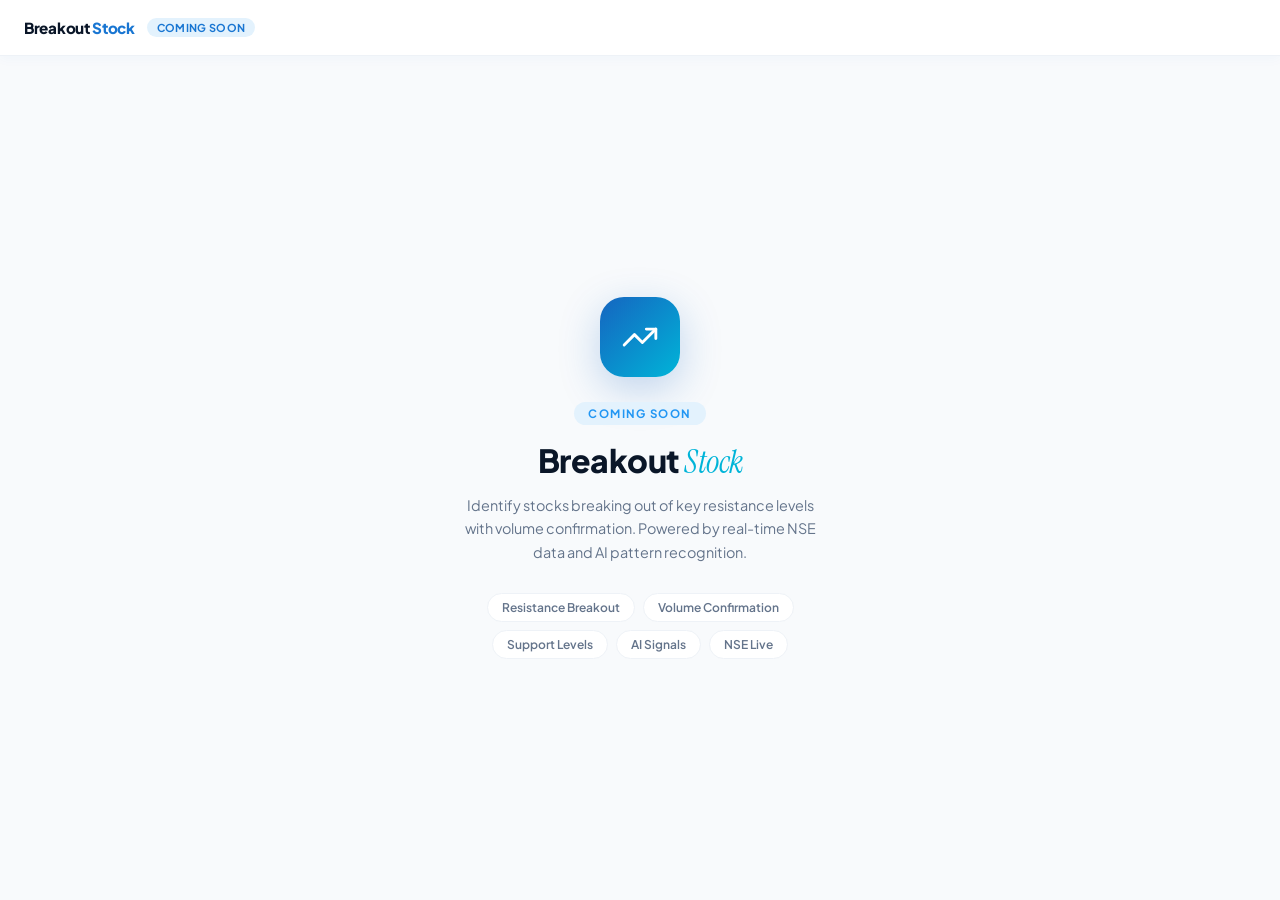
<file: src/breakout-stock.html>
<!doctype html>
<html lang="en">
  <head>
    <meta charset="UTF-8" />
    <meta name="viewport" content="width=device-width, initial-scale=1.0" />
    <title>Breakout Stock – StockAiVerse</title>
    <link rel="preconnect" href="https://fonts.googleapis.com" />
    <link href="https://fonts.googleapis.com/css2?family=Plus+Jakarta+Sans:wght@300;400;500;600;700;800&family=Instrument+Serif:ital@0;1&display=swap" rel="stylesheet"/>
    <style>
      *, *::before, *::after { box-sizing: border-box; margin: 0; padding: 0; }

      :root {
        --blue-900: #0a1628;
        --blue-600: #1565C0;
        --blue-500: #1976D2;
        --blue-400: #2196F3;
        --blue-50:  #E3F2FD;
        --accent:   #00B4D8;
        --white:    #ffffff;
        --gray-50:  #F8FAFC;
        --gray-100: #EEF2F7;
        --gray-300: #CBD5E1;
        --gray-500: #64748B;
        --gray-700: #334155;
        --font:     'Plus Jakarta Sans', sans-serif;
        --serif:    'Instrument Serif', serif;
      }

      body {
        font-family: var(--font);
        background: var(--gray-50);
        color: var(--gray-700);
        display: flex;
        flex-direction: column;
        height: 100vh;
        overflow: hidden;
      }

      /* ── TOPBAR ── */
      .topbar {
        height: 56px;
        flex-shrink: 0;
        display: flex;
        align-items: center;
        padding: 0 24px;
        border-bottom: 1.5px solid var(--gray-100);
        background: rgba(255,255,255,0.95);
        backdrop-filter: blur(16px);
        gap: 12px;
        box-shadow: 0 2px 12px rgba(21,101,192,0.04);
      }
      .pg-title {
        font-family: var(--font); font-size: 0.95rem; font-weight: 800;
        color: var(--blue-900); letter-spacing: -0.3px;
      }
      .pg-title span { color: var(--blue-500); }
      .badge {
        font-size: 0.68rem; font-weight: 700; padding: 3px 10px;
        border-radius: 20px; background: var(--blue-50);
        color: var(--blue-500); letter-spacing: 0.3px; text-transform: uppercase;
      }

      /* ── COMING SOON ── */
      .content {
        flex: 1;
        display: flex;
        align-items: center;
        justify-content: center;
      }
      .coming-soon {
        text-align: center;
        max-width: 420px;
        padding: 40px 24px;
      }
      .cs-icon {
        width: 80px; height: 80px; border-radius: 24px;
        background: linear-gradient(135deg, var(--blue-600), var(--accent));
        display: flex; align-items: center; justify-content: center;
        margin: 0 auto 24px;
        box-shadow: 0 12px 40px rgba(21,101,192,0.25);
      }
      .cs-icon svg {
        width: 38px; height: 38px;
        stroke: white; fill: none;
        stroke-width: 1.8; stroke-linecap: round; stroke-linejoin: round;
      }
      .cs-label {
        font-size: 0.72rem; font-weight: 700; text-transform: uppercase;
        letter-spacing: 0.12em; color: var(--blue-400);
        background: var(--blue-50); padding: 4px 14px; border-radius: 20px;
        display: inline-block; margin-bottom: 16px;
      }
      .cs-title {
        font-family: var(--font); font-size: 2rem; font-weight: 800;
        color: var(--blue-900); line-height: 1.2; letter-spacing: -0.5px;
        margin-bottom: 12px;
      }
      .cs-title em {
        font-style: italic; font-family: var(--serif);
        color: var(--accent); font-weight: 400;
      }
      .cs-desc {
        font-size: 0.9rem; color: var(--gray-500); line-height: 1.65;
        font-weight: 400;
      }
      .cs-features {
        display: flex; flex-wrap: wrap; justify-content: center;
        gap: 8px; margin-top: 28px;
      }
      .cs-tag {
        font-size: 0.75rem; font-weight: 600;
        padding: 6px 14px; border-radius: 20px;
        border: 1.5px solid var(--gray-100);
        color: var(--gray-500); background: var(--white);
      }
    </style>
  </head>
  <body>

    <div class="topbar">
      <div class="pg-title">Breakout <span>Stock</span></div>
      <div class="badge">Coming Soon</div>
    </div>

    <div class="content">
      <div class="coming-soon">
        <div class="cs-icon">
          <svg viewBox="0 0 24 24"><polyline points="22 7 13.5 15.5 8.5 10.5 2 17"/><polyline points="16 7 22 7 22 13"/></svg>
        </div>
        <div class="cs-label">Coming Soon</div>
        <div class="cs-title">Breakout <em>Stock</em></div>
        <div class="cs-desc">
          Identify stocks breaking out of key resistance levels with volume confirmation.
          Powered by real-time NSE data and AI pattern recognition.
        </div>
        <div class="cs-features">
          <span class="cs-tag">Resistance Breakout</span>
          <span class="cs-tag">Volume Confirmation</span>
          <span class="cs-tag">Support Levels</span>
          <span class="cs-tag">AI Signals</span>
          <span class="cs-tag">NSE Live</span>
        </div>
      </div>
    </div>

  </body>
</html>
</file>
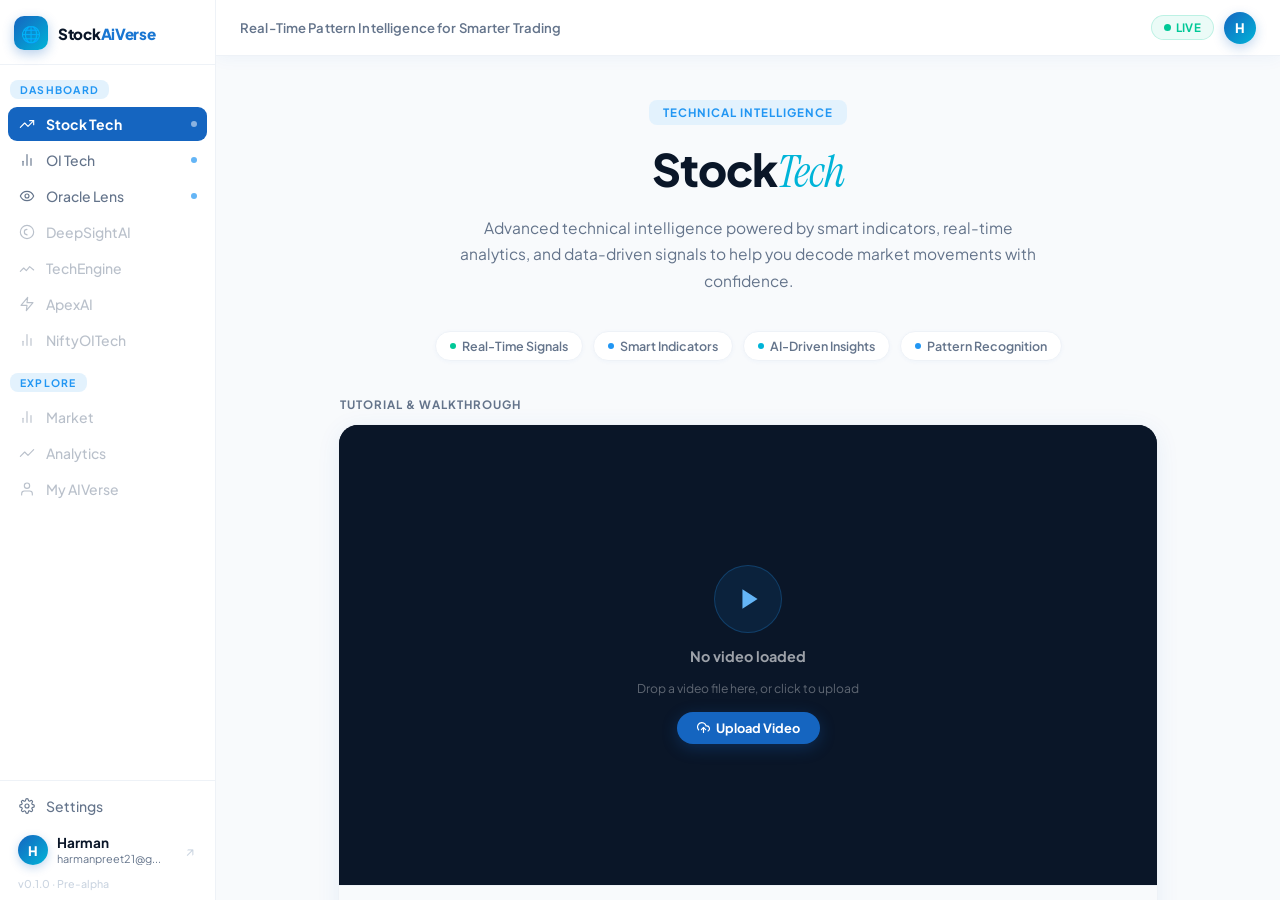
<file: src/dashboard.html>
<!doctype html>
<html lang="en">
  <head>
    <meta charset="UTF-8" />
    <meta http-equiv="refresh" content="0; url=stock-tech.html" />
    <title>Redirecting – StockAiVerse</title>
    <script>window.location.replace('stock-tech.html');</script>
  </head>
  <body></body>
</html>
</file>
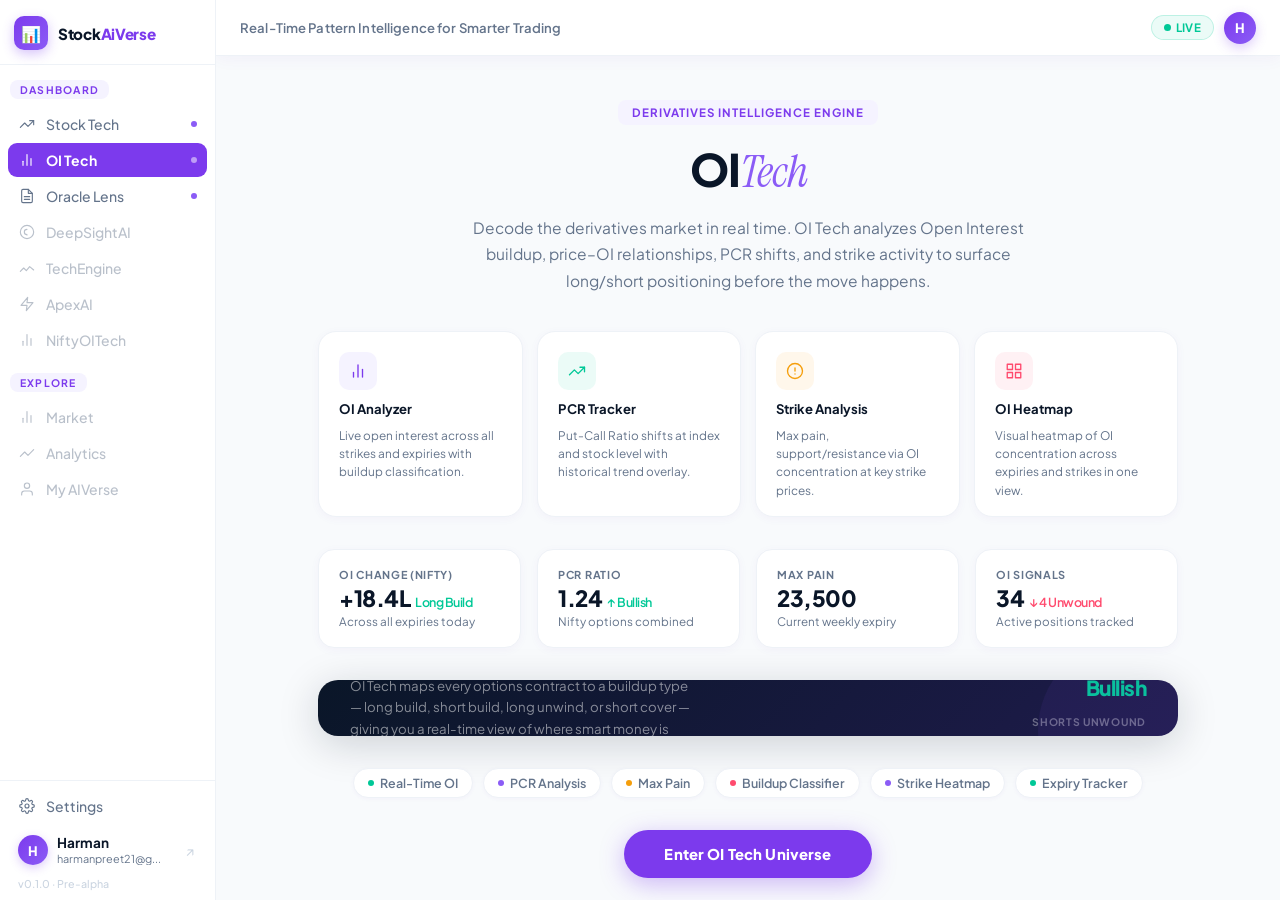
<file: src/oi-tech.html>
<!doctype html>
<html lang="en">
<head>
  <meta charset="UTF-8" />
  <meta name="viewport" content="width=device-width, initial-scale=1.0" />
  <title>OI Tech – StockAiVerse</title>
  <link rel="preconnect" href="https://fonts.googleapis.com" />
  <link href="https://fonts.googleapis.com/css2?family=Plus+Jakarta+Sans:wght@300;400;500;600;700;800&family=Instrument+Serif:ital@0;1&display=swap" rel="stylesheet"/>
  <style>
    *, *::before, *::after { box-sizing: border-box; margin: 0; padding: 0; }

    :root {
      --blue-900: #0a1628;
      --blue-50:  #E3F2FD;
      --blue-500: #1976D2;
      --accent:   #00B4D8;
      --violet:   #5B21B6;
      --violet-mid: #7C3AED;
      --violet-400: #8B5CF6;
      --violet-light: #EDE9FE;
      --violet-50:  #F5F3FF;
      --white:    #ffffff;
      --gray-50:  #F8FAFC;
      --gray-100: #EEF2F7;
      --gray-300: #CBD5E1;
      --gray-500: #64748B;
      --gray-700: #334155;
      --green:    #00C897;
      --red:      #FF4B6E;
      --amber:    #F59E0B;
      --font:     'Plus Jakarta Sans', sans-serif;
      --serif:    'Instrument Serif', serif;
    }

    html { scroll-behavior: smooth; }
    body {
      font-family: var(--font);
      background: var(--white);
      color: var(--gray-700);
      overflow: hidden;
      height: 100vh;
      display: flex;
    }
    a    { text-decoration: none; color: inherit; cursor: pointer; }
    button { font-family: var(--font); cursor: pointer; border: none; outline: none; }
    em { font-style: italic; font-family: var(--serif); color: var(--violet-400); font-weight: 400; }

    /* ════════════════════════════
       SIDEBAR
    ════════════════════════════ */
    .sidebar {
      width: 216px; min-width: 216px; height: 100vh;
      background: var(--white);
      border-right: 1.5px solid var(--gray-100);
      display: flex; flex-direction: column;
      overflow: hidden;
      box-shadow: 2px 0 16px rgba(91,33,182,0.05);
    }
    .sb-logo {
      display: flex; align-items: center; gap: 10px;
      padding: 16px 14px 14px;
      border-bottom: 1.5px solid var(--gray-100); flex-shrink: 0;
    }
    .sb-logo-icon {
      width: 34px; height: 34px; border-radius: 10px;
      background: linear-gradient(135deg, var(--violet-mid), var(--violet-400));
      box-shadow: 0 4px 12px rgba(124,58,237,0.3);
      display: flex; align-items: center; justify-content: center;
      font-size: 16px; flex-shrink: 0;
    }
    .sb-logo-text { font-size: 0.95rem; font-weight: 800; color: var(--blue-900); letter-spacing: -0.3px; }
    .sb-logo-text span { color: var(--violet-mid); }

    .sb-nav { flex: 1; overflow-y: auto; overflow-x: hidden; padding: 12px 8px 0; }
    .sb-nav::-webkit-scrollbar { width: 0; }

    .sb-label {
      font-size: 0.65rem; font-weight: 700; text-transform: uppercase; letter-spacing: 0.12em;
      color: var(--violet-mid); background: var(--violet-50);
      padding: 3px 10px; border-radius: 8px;
      display: inline-block; margin: 0 2px 8px;
    }

    .sb-item {
      display: flex; align-items: center; justify-content: space-between;
      padding: 8px 10px; border-radius: 9px; margin-bottom: 2px;
      cursor: pointer; color: var(--gray-500);
      font-size: 0.875rem; font-weight: 500;
      transition: all 0.15s; user-select: none;
    }
    .sb-item:hover { background: var(--violet-50); color: var(--violet-mid); }
    .sb-item.active { background: var(--violet-mid); color: var(--white); font-weight: 700; }
    .sb-item-left { display: flex; align-items: center; gap: 10px; }
    .sb-icon { width: 18px; height: 18px; display: flex; align-items: center; justify-content: center; flex-shrink: 0; }
    .sb-icon svg { width: 16px; height: 16px; stroke: currentColor; fill: none; stroke-width: 1.7; stroke-linecap: round; stroke-linejoin: round; }
    .sb-dot { width: 6px; height: 6px; border-radius: 50%; background: var(--violet-400); flex-shrink: 0; }
    .sb-item.active .sb-dot { background: rgba(255,255,255,0.5); }

    .sb-item.sb-disabled { opacity: 0.45; cursor: not-allowed; position: relative; }
    .sb-item.sb-disabled:hover { background: transparent !important; color: var(--gray-500) !important; }
    .sb-item.sb-disabled .sb-dot, .sb-item.sb-disabled .sb-chevron { display: none; }
    .sb-item.sb-disabled::after {
      content: 'Coming Soon'; position: absolute; right: 10px; top: 50%; transform: translateY(-50%);
      background: var(--violet-50); color: var(--violet-mid);
      font-size: 0.57rem; font-weight: 700; padding: 2px 7px; border-radius: 5px;
      white-space: nowrap; opacity: 0; transition: opacity 0.18s; pointer-events: none;
    }
    .sb-item.sb-disabled:hover::after { opacity: 1; }
    .sb-chevron { font-size: 10px; color: var(--gray-300); flex-shrink: 0; }
    .sb-explore-gap { margin-top: 14px; }

    .sb-footer { flex-shrink: 0; padding: 8px 8px 6px; border-top: 1.5px solid var(--gray-100); }
    .sb-user {
      display: flex; align-items: center; gap: 9px;
      padding: 8px 10px; border-radius: 9px;
      cursor: pointer; transition: background 0.15s; margin-bottom: 2px;
    }
    .sb-user:hover { background: var(--violet-50); }
    .sb-avatar {
      width: 30px; height: 30px; border-radius: 50%;
      background: linear-gradient(135deg, var(--violet-mid), var(--violet-400));
      display: flex; align-items: center; justify-content: center;
      font-size: 0.82rem; font-weight: 800; color: var(--white); flex-shrink: 0;
      box-shadow: 0 3px 10px rgba(124,58,237,0.25);
    }
    .sb-user-info { flex: 1; min-width: 0; }
    .sb-user-name { font-size: 0.85rem; font-weight: 700; color: var(--blue-900); line-height: 1.2; }
    .sb-user-email { font-size: 0.68rem; color: var(--gray-500); white-space: nowrap; overflow: hidden; text-overflow: ellipsis; max-width: 110px; }
    .sb-logout { background: none; border: none; color: var(--gray-300); font-size: 14px; cursor: pointer; padding: 2px; transition: color 0.2s; flex-shrink: 0; }
    .sb-logout:hover { color: var(--violet-mid); }
    .sb-version { font-size: 0.67rem; color: var(--gray-300); padding: 2px 10px 4px; font-weight: 500; }

    /* ════════════════════════════
       MAIN
    ════════════════════════════ */
    .main { flex: 1; display: flex; flex-direction: column; height: 100vh; overflow: hidden; min-width: 0; background: var(--gray-50); }

    .topbar {
      height: 56px; flex-shrink: 0;
      display: flex; align-items: center;
      padding: 0 24px; border-bottom: 1.5px solid var(--gray-100); gap: 12px;
      background: rgba(255,255,255,0.95); backdrop-filter: blur(16px);
      box-shadow: 0 2px 16px rgba(91,33,182,0.05);
    }
    .topbar-tagline {
      font-size: 0.82rem; font-weight: 600; color: var(--gray-500);
      letter-spacing: 0.01em; white-space: nowrap;
    }
    .search-wrap {
      display: flex; align-items: center; gap: 8px;
      background: var(--gray-50); border: 1.5px solid var(--gray-100);
      border-radius: 10px; padding: 0 14px; height: 36px;
      flex: 1; max-width: 420px; transition: border-color 0.2s, box-shadow 0.2s;
    }
    .search-wrap:focus-within { border-color: var(--violet-400); box-shadow: 0 0 0 3px rgba(139,92,246,0.08); }
    .search-wrap svg { width: 14px; height: 14px; stroke: var(--gray-300); fill: none; stroke-width: 2; flex-shrink: 0; }
    .search-wrap input { flex: 1; background: none; border: none; outline: none; font-family: var(--font); font-size: 0.87rem; color: var(--gray-700); }
    .search-wrap input::placeholder { color: var(--gray-300); }
    .topbar-right { margin-left: auto; display: flex; align-items: center; gap: 10px; }
    .topbar-badge {
      display: flex; align-items: center; gap: 5px;
      font-size: 0.72rem; font-weight: 700; color: var(--green);
      background: rgba(0,200,151,0.08); border: 1.5px solid rgba(0,200,151,0.2);
      padding: 4px 12px; border-radius: 20px; letter-spacing: 0.3px; text-transform: uppercase;
    }
    .topbar-avatar {
      width: 32px; height: 32px; border-radius: 50%;
      background: linear-gradient(135deg, var(--violet-mid), var(--violet-400));
      display: flex; align-items: center; justify-content: center;
      font-size: 0.82rem; font-weight: 800; color: var(--white);
      cursor: pointer; flex-shrink: 0; box-shadow: 0 4px 12px rgba(124,58,237,0.25);
    }

    /* ── CONTENT ── */
    .content {
      flex: 1; overflow-y: auto; padding: 44px 48px;
      display: flex; flex-direction: column; align-items: center;
    }
    .content::-webkit-scrollbar { width: 4px; }
    .content::-webkit-scrollbar-thumb { background: var(--gray-100); border-radius: 4px; }

    .st-label {
      font-size: 0.72rem; font-weight: 700; text-transform: uppercase; letter-spacing: 1px;
      color: var(--violet-mid); background: var(--violet-50);
      padding: 5px 14px; border-radius: 8px;
      display: inline-block; margin-bottom: 18px;
      animation: fadeUp 0.45s ease both;
    }

    .st-title {
      font-size: clamp(2rem, 3.5vw, 2.8rem); font-weight: 800; color: var(--blue-900);
      margin-bottom: 16px; text-align: center; letter-spacing: -1px; line-height: 1.15;
      animation: fadeUp 0.5s ease both; animation-delay: 0.05s;
    }

    .st-desc {
      font-size: 0.97rem; color: var(--gray-500); line-height: 1.72;
      text-align: center; max-width: 580px; margin: 0 0 36px;
      animation: fadeUp 0.55s ease both; animation-delay: 0.1s;
    }

    /* ── MODULE CARDS ── */
    .module-row {
      display: flex; gap: 14px; width: 100%; max-width: 860px; margin-bottom: 32px;
      animation: fadeUp 0.55s ease both; animation-delay: 0.15s;
    }
    .module-card {
      flex: 1; background: var(--white); border: 1.5px solid var(--gray-100);
      border-radius: 18px; padding: 20px 20px 16px;
      transition: all 0.25s; cursor: default;
      box-shadow: 0 2px 10px rgba(91,33,182,0.04);
      display: flex; flex-direction: column; gap: 10px;
    }
    .module-card:hover {
      border-color: #c4b5fd;
      box-shadow: 0 12px 36px rgba(91,33,182,0.1);
      transform: translateY(-3px);
    }
    .module-card-icon {
      width: 38px; height: 38px; border-radius: 10px;
      display: flex; align-items: center; justify-content: center; flex-shrink: 0;
    }
    .module-card-icon svg { width: 18px; height: 18px; stroke: currentColor; fill: none; stroke-width: 1.8; stroke-linecap: round; stroke-linejoin: round; }
    .module-card-icon.violet { background: var(--violet-50); color: var(--violet-mid); }
    .module-card-icon.green  { background: rgba(0,200,151,0.08); color: var(--green); }
    .module-card-icon.amber  { background: rgba(245,158,11,0.08); color: var(--amber); }
    .module-card-icon.red    { background: rgba(255,75,110,0.08); color: var(--red); }
    .module-card-title { font-size: 0.82rem; font-weight: 700; color: var(--blue-900); }
    .module-card-desc  { font-size: 0.74rem; color: var(--gray-500); line-height: 1.55; }

    /* ── STATS ROW ── */
    .stats-row {
      display: flex; gap: 16px; width: 100%; max-width: 860px; margin-bottom: 32px;
      animation: fadeUp 0.6s ease both; animation-delay: 0.2s;
    }
    .stat-card {
      flex: 1; background: var(--white); border: 1.5px solid var(--gray-100);
      border-radius: 16px; padding: 18px 20px;
      transition: all 0.25s; cursor: default;
      box-shadow: 0 2px 10px rgba(91,33,182,0.04);
    }
    .stat-card:hover {
      border-color: #c4b5fd;
      box-shadow: 0 12px 40px rgba(91,33,182,0.1);
      transform: translateY(-3px);
    }
    .stat-label { font-size: 0.68rem; font-weight: 700; text-transform: uppercase; letter-spacing: 0.7px; color: var(--gray-500); margin-bottom: 6px; }
    .stat-val   { font-size: 1.4rem; font-weight: 800; color: var(--blue-900); letter-spacing: -0.5px; line-height: 1; }
    .stat-val .up   { color: var(--green); font-size: 0.78rem; font-weight: 600; margin-left: 5px; }
    .stat-val .down { color: var(--red);   font-size: 0.78rem; font-weight: 600; margin-left: 5px; }
    .stat-sub  { font-size: 0.73rem; color: var(--gray-500); margin-top: 5px; }

    /* ── OI HIGHLIGHT CARD ── */
    .oi-card {
      width: 100%; max-width: 860px; margin-bottom: 32px;
      background: linear-gradient(135deg, #0a1628 0%, #1e1b4b 100%);
      border-radius: 20px; padding: 28px 32px;
      display: flex; align-items: center; gap: 32px;
      box-shadow: 0 8px 40px rgba(10,22,40,0.18);
      animation: fadeUp 0.65s ease both; animation-delay: 0.25s;
      position: relative; overflow: hidden;
    }
    .oi-card::before {
      content: ''; position: absolute; top: -40px; right: -40px;
      width: 180px; height: 180px; border-radius: 50%;
      background: rgba(139,92,246,0.07); pointer-events: none;
    }
    .oi-card-left { flex: 1; min-width: 0; }
    .oi-card-eyebrow { font-size: 0.68rem; font-weight: 700; letter-spacing: 1.2px; text-transform: uppercase; color: var(--violet-400); margin-bottom: 8px; }
    .oi-card-title { font-size: 1.5rem; font-weight: 800; color: #ffffff; letter-spacing: -0.5px; line-height: 1.2; margin-bottom: 10px; }
    .oi-card-title em { color: var(--violet-400); font-style: italic; font-family: var(--serif); }
    .oi-card-desc { font-size: 0.83rem; color: rgba(255,255,255,0.5); line-height: 1.6; max-width: 340px; }
    .oi-card-pills { display: flex; gap: 8px; margin-top: 16px; flex-wrap: wrap; }
    .oi-pill {
      font-size: 0.72rem; font-weight: 700; letter-spacing: 0.3px;
      padding: 5px 13px; border-radius: 20px; border: 1px solid;
    }
    .oi-pill.long   { background: rgba(0,200,151,0.1);   color: var(--green); border-color: rgba(0,200,151,0.25); }
    .oi-pill.short  { background: rgba(255,75,110,0.1);  color: #ff7096;      border-color: rgba(255,75,110,0.25); }
    .oi-pill.unwind { background: rgba(139,92,246,0.1);  color: var(--violet-400); border-color: rgba(139,92,246,0.25); }
    .oi-pill.pcr    { background: rgba(245,158,11,0.1);  color: var(--amber); border-color: rgba(245,158,11,0.25); }
    .oi-card-right  { flex-shrink: 0; display: flex; flex-direction: column; align-items: flex-end; gap: 14px; }
    .oi-stat { text-align: right; }
    .oi-stat-label { font-size: 0.65rem; font-weight: 700; text-transform: uppercase; letter-spacing: 0.7px; color: rgba(255,255,255,0.35); margin-bottom: 3px; }
    .oi-stat-val   { font-size: 1.3rem; font-weight: 800; letter-spacing: -0.5px; }
    .oi-stat-val.pos { color: var(--green); }
    .oi-stat-val.neg { color: #ff7096; }

    /* ── FEATURE PILLS ── */
    .feature-row {
      display: flex; gap: 10px; flex-wrap: wrap;
      justify-content: center; margin-bottom: 32px;
      animation: fadeUp 0.55s ease both; animation-delay: 0.3s;
    }
    .feature-pill {
      display: flex; align-items: center; gap: 6px;
      font-size: 0.78rem; font-weight: 600; color: var(--gray-500);
      background: var(--white); border: 1.5px solid var(--gray-100);
      padding: 6px 14px; border-radius: 20px; transition: all 0.2s;
      box-shadow: 0 1px 4px rgba(91,33,182,0.04);
    }
    .feature-pill:hover { border-color: #c4b5fd; color: var(--violet-mid); background: var(--violet-50); }
    .feature-pill .dot        { width: 6px; height: 6px; border-radius: 50%; background: var(--violet-400); }
    .feature-pill .dot.green  { background: var(--green); }
    .feature-pill .dot.amber  { background: var(--amber); }
    .feature-pill .dot.red    { background: var(--red); }

    /* CTA */
    .enter-btn {
      font-size: 0.925rem; font-weight: 800; color: var(--white);
      background: var(--violet-mid); border-radius: 30px;
      padding: 15px 40px; cursor: pointer; letter-spacing: 0.01em;
      transition: all 0.2s; box-shadow: 0 6px 24px rgba(124,58,237,0.35);
      animation: fadeUp 0.7s ease both; animation-delay: 0.35s;
    }
    .enter-btn:hover { background: var(--violet); transform: translateY(-2px); box-shadow: 0 10px 32px rgba(124,58,237,0.45); }
    .enter-btn:active { transform: translateY(0); }

    @keyframes fadeUp {
      from { opacity: 0; transform: translateY(20px); }
      to   { opacity: 1; transform: translateY(0); }
    }
    @keyframes pulse {
      0%, 100% { opacity: 1; }
      50%       { opacity: 0.45; }
    }

    .toast {
      position: fixed; bottom: 28px; left: 50%;
      transform: translateX(-50%) translateY(20px);
      background: var(--blue-900); color: white;
      padding: 12px 24px; border-radius: 30px;
      font-size: 0.85rem; font-weight: 600;
      opacity: 0; transition: all 0.3s;
      pointer-events: none; z-index: 9999;
      box-shadow: 0 8px 32px rgba(0,0,0,0.2);
    }
    .toast.show { opacity: 1; transform: translateX(-50%) translateY(0); }
    .live-dot {
      width: 7px; height: 7px; border-radius: 50%;
      background: var(--green); display: inline-block;
      animation: pulse 1.8s ease-in-out infinite;
    }
  </style>
</head>
<body>

  <!-- ══════════ SIDEBAR ══════════ -->
  <aside class="sidebar">
    <div class="sb-logo">
      <div class="sb-logo-icon">📊</div>
      <div class="sb-logo-text">Stock<span>AiVerse</span></div>
    </div>
    <div class="sb-nav">
      <div class="sb-label">Dashboard</div>

      <div class="sb-item" onclick="goTo('stock-tech.html')">
        <div class="sb-item-left">
          <span class="sb-icon"><svg viewBox="0 0 24 24"><polyline points="22 7 13.5 15.5 8.5 10.5 2 17"/><polyline points="16 7 22 7 22 13"/></svg></span>
          Stock Tech
        </div>
        <span class="sb-dot"></span>
      </div>

      <div class="sb-item active" onclick="goTo('oi-tech.html')">
        <div class="sb-item-left">
          <span class="sb-icon"><svg viewBox="0 0 24 24"><line x1="18" y1="20" x2="18" y2="10"/><line x1="12" y1="20" x2="12" y2="4"/><line x1="6" y1="20" x2="6" y2="14"/></svg></span>
          OI Tech
        </div>
        <span class="sb-dot"></span>
      </div>

      <div class="sb-item" onclick="goTo('oracle-lens.html')">
        <div class="sb-item-left">
          <span class="sb-icon"><svg viewBox="0 0 24 24"><path d="M14 2H6a2 2 0 0 0-2 2v16a2 2 0 0 0 2 2h12a2 2 0 0 0 2-2V8z"/><polyline points="14 2 14 8 20 8"/><line x1="16" y1="13" x2="8" y2="13"/><line x1="16" y1="17" x2="8" y2="17"/></svg></span>
          Oracle Lens
        </div>
        <span class="sb-dot"></span>
      </div>

      <div class="sb-item sb-disabled">
        <div class="sb-item-left">
          <span class="sb-icon"><svg viewBox="0 0 24 24"><circle cx="12" cy="12" r="10"/><path d="M12 8c-2 0-4 1.5-4 4s2 4 4 4"/><circle cx="12" cy="17" r="0.6" fill="currentColor" stroke="none"/></svg></span>
          DeepSightAI
        </div>
        <span class="sb-dot"></span>
      </div>

      <div class="sb-item sb-disabled">
        <div class="sb-item-left">
          <span class="sb-icon"><svg viewBox="0 0 24 24"><polyline points="2 17 7 12 11 16 16 10 22 15"/></svg></span>
          TechEngine
        </div>
        <span class="sb-dot"></span>
      </div>

      <div class="sb-item sb-disabled">
        <div class="sb-item-left">
          <span class="sb-icon"><svg viewBox="0 0 24 24"><polygon points="13 2 3 14 12 14 11 22 21 10 12 10 13 2"/></svg></span>
          ApexAI
        </div>
        <span class="sb-dot"></span>
      </div>

      <div class="sb-item sb-disabled">
        <div class="sb-item-left">
          <span class="sb-icon"><svg viewBox="0 0 24 24"><line x1="18" y1="20" x2="18" y2="10"/><line x1="12" y1="20" x2="12" y2="4"/><line x1="6" y1="20" x2="6" y2="14"/></svg></span>
          NiftyOITech
        </div>
        <span class="sb-dot"></span>
      </div>

      <div class="sb-label sb-explore-gap">Explore</div>

      <div class="sb-item sb-disabled">
        <div class="sb-item-left">
          <span class="sb-icon"><svg viewBox="0 0 24 24"><line x1="18" y1="20" x2="18" y2="10"/><line x1="12" y1="20" x2="12" y2="4"/><line x1="6" y1="20" x2="6" y2="14"/></svg></span>
          Market
        </div>
        <span class="sb-chevron">▾</span>
      </div>

      <div class="sb-item sb-disabled">
        <div class="sb-item-left">
          <span class="sb-icon"><svg viewBox="0 0 24 24"><polyline points="22 7 13.5 15.5 8.5 10.5 2 17"/></svg></span>
          Analytics
        </div>
        <span class="sb-chevron">▾</span>
      </div>

      <div class="sb-item sb-disabled">
        <div class="sb-item-left">
          <span class="sb-icon"><svg viewBox="0 0 24 24"><path d="M20 21v-2a4 4 0 0 0-4-4H8a4 4 0 0 0-4 4v2"/><circle cx="12" cy="7" r="4"/></svg></span>
          My AIVerse
        </div>
        <span class="sb-chevron">▾</span>
      </div>
    </div>

    <div class="sb-footer">
      <div class="sb-item" onclick="goTo('settings.html')" style="margin-bottom:4px">
        <div class="sb-item-left">
          <span class="sb-icon"><svg viewBox="0 0 24 24"><circle cx="12" cy="12" r="3"/><path d="M19.4 15a1.65 1.65 0 0 0 .33 1.82l.06.06a2 2 0 0 1-2.83 2.83l-.06-.06a1.65 1.65 0 0 0-1.82-.33 1.65 1.65 0 0 0-1 1.51V21a2 2 0 0 1-4 0v-.09A1.65 1.65 0 0 0 9 19.4a1.65 1.65 0 0 0-1.82.33l-.06.06a2 2 0 0 1-2.83-2.83l.06-.06A1.65 1.65 0 0 0 4.68 15a1.65 1.65 0 0 0-1.51-1H3a2 2 0 0 1 0-4h.09A1.65 1.65 0 0 0 4.6 9a1.65 1.65 0 0 0-.33-1.82l-.06-.06a2 2 0 0 1 2.83-2.83l.06.06A1.65 1.65 0 0 0 9 4.68a1.65 1.65 0 0 0 1-1.51V3a2 2 0 0 1 4 0v.09a1.65 1.65 0 0 0 1 1.51 1.65 1.65 0 0 0 1.82-.33l.06-.06a2 2 0 0 1 2.83 2.83l-.06.06A1.65 1.65 0 0 0 19.4 9a1.65 1.65 0 0 0 1.51 1H21a2 2 0 0 1 0 4h-.09a1.65 1.65 0 0 0-1.51 1z"/></svg></span>
          Settings
        </div>
      </div>
      <div class="sb-user">
        <div class="sb-avatar">H</div>
        <div class="sb-user-info">
          <div class="sb-user-name">Harman</div>
          <div class="sb-user-email">harmanpreet21@g...</div>
        </div>
        <button class="sb-logout" onclick="goTo('index.html')" title="Sign out">↗</button>
      </div>
      <div class="sb-version">v0.1.0 · Pre-alpha</div>
    </div>
  </aside>

  <!-- ══════════ MAIN ══════════ -->
  <div class="main">
    <div class="topbar">
      <div class="topbar-tagline">Real-Time Pattern Intelligence for Smarter Trading</div>
      <div class="topbar-right">
        <div class="topbar-badge"><span class="live-dot"></span>Live</div>
        <div class="topbar-avatar">H</div>
      </div>
    </div>

    <div class="content">

      <div class="st-label">Derivatives Intelligence Engine</div>

      <h1 class="st-title">OI<em>Tech</em></h1>

      <p class="st-desc">
        Decode the derivatives market in real time. OI Tech analyzes Open Interest buildup, price–OI relationships, PCR shifts, and strike activity to surface long/short positioning before the move happens.
      </p>

      <!-- Module Cards -->
      <div class="module-row">
        <div class="module-card">
          <div class="module-card-icon violet">
            <svg viewBox="0 0 24 24"><line x1="18" y1="20" x2="18" y2="10"/><line x1="12" y1="20" x2="12" y2="4"/><line x1="6" y1="20" x2="6" y2="14"/></svg>
          </div>
          <div class="module-card-title">OI Analyzer</div>
          <div class="module-card-desc">Live open interest across all strikes and expiries with buildup classification.</div>
        </div>
        <div class="module-card">
          <div class="module-card-icon green">
            <svg viewBox="0 0 24 24"><polyline points="22 7 13.5 15.5 8.5 10.5 2 17"/><polyline points="16 7 22 7 22 13"/></svg>
          </div>
          <div class="module-card-title">PCR Tracker</div>
          <div class="module-card-desc">Put-Call Ratio shifts at index and stock level with historical trend overlay.</div>
        </div>
        <div class="module-card">
          <div class="module-card-icon amber">
            <svg viewBox="0 0 24 24"><circle cx="12" cy="12" r="10"/><line x1="12" y1="8" x2="12" y2="12"/><line x1="12" y1="16" x2="12.01" y2="16"/></svg>
          </div>
          <div class="module-card-title">Strike Analysis</div>
          <div class="module-card-desc">Max pain, support/resistance via OI concentration at key strike prices.</div>
        </div>
        <div class="module-card">
          <div class="module-card-icon red">
            <svg viewBox="0 0 24 24"><path d="M3 3h7v7H3z"/><path d="M14 3h7v7h-7z"/><path d="M14 14h7v7h-7z"/><path d="M3 14h7v7H3z"/></svg>
          </div>
          <div class="module-card-title">OI Heatmap</div>
          <div class="module-card-desc">Visual heatmap of OI concentration across expiries and strikes in one view.</div>
        </div>
      </div>

      <!-- Stats Row -->
      <div class="stats-row">
        <div class="stat-card">
          <div class="stat-label">OI Change (Nifty)</div>
          <div class="stat-val">+18.4L<span class="up">Long Build</span></div>
          <div class="stat-sub">Across all expiries today</div>
        </div>
        <div class="stat-card">
          <div class="stat-label">PCR Ratio</div>
          <div class="stat-val">1.24<span class="up">↑ Bullish</span></div>
          <div class="stat-sub">Nifty options combined</div>
        </div>
        <div class="stat-card">
          <div class="stat-label">Max Pain</div>
          <div class="stat-val">23,500</div>
          <div class="stat-sub">Current weekly expiry</div>
        </div>
        <div class="stat-card">
          <div class="stat-label">OI Signals</div>
          <div class="stat-val">34<span class="down">↓ 4 Unwound</span></div>
          <div class="stat-sub">Active positions tracked</div>
        </div>
      </div>

      <!-- OI Highlight Card -->
      <div class="oi-card">
        <div class="oi-card-left">
          <div class="oi-card-eyebrow">Smart OI Intelligence</div>
          <div class="oi-card-title">Read the <em>positions</em>, not the price</div>
          <div class="oi-card-desc">
            OI Tech maps every options contract to a buildup type — long build, short build, long unwind, or short cover — giving you a real-time view of where smart money is positioned.
          </div>
          <div class="oi-card-pills">
            <span class="oi-pill long">Long Build</span>
            <span class="oi-pill short">Short Build</span>
            <span class="oi-pill unwind">Long Unwind</span>
            <span class="oi-pill pcr">PCR Shift</span>
          </div>
        </div>
        <div class="oi-card-right">
          <div class="oi-stat">
            <div class="oi-stat-label">Net OI Bias</div>
            <div class="oi-stat-val pos">Bullish</div>
          </div>
          <div class="oi-stat">
            <div class="oi-stat-label">Shorts Unwound</div>
            <div class="oi-stat-val neg">–6.2L</div>
          </div>
        </div>
      </div>

      <!-- Feature Pills -->
      <div class="feature-row">
        <div class="feature-pill"><span class="dot green"></span>Real-Time OI</div>
        <div class="feature-pill"><span class="dot"></span>PCR Analysis</div>
        <div class="feature-pill"><span class="dot amber"></span>Max Pain</div>
        <div class="feature-pill"><span class="dot red"></span>Buildup Classifier</div>
        <div class="feature-pill"><span class="dot"></span>Strike Heatmap</div>
        <div class="feature-pill"><span class="dot green"></span>Expiry Tracker</div>
      </div>

      <button class="enter-btn" onclick="goTo('oi-tech-app.html')">
        Enter OI Tech Universe
      </button>

    </div>
  </div>

  <div class="toast" id="toast"></div>

  <script>
    function goTo(page) {
      const t = document.getElementById('toast');
      t.textContent = 'Navigating to ' + page;
      t.classList.add('show');
      setTimeout(() => t.classList.remove('show'), 2200);
      setTimeout(() => { window.location.href = page; }, 300);
    }
  </script>
</body>
</html>
</file>
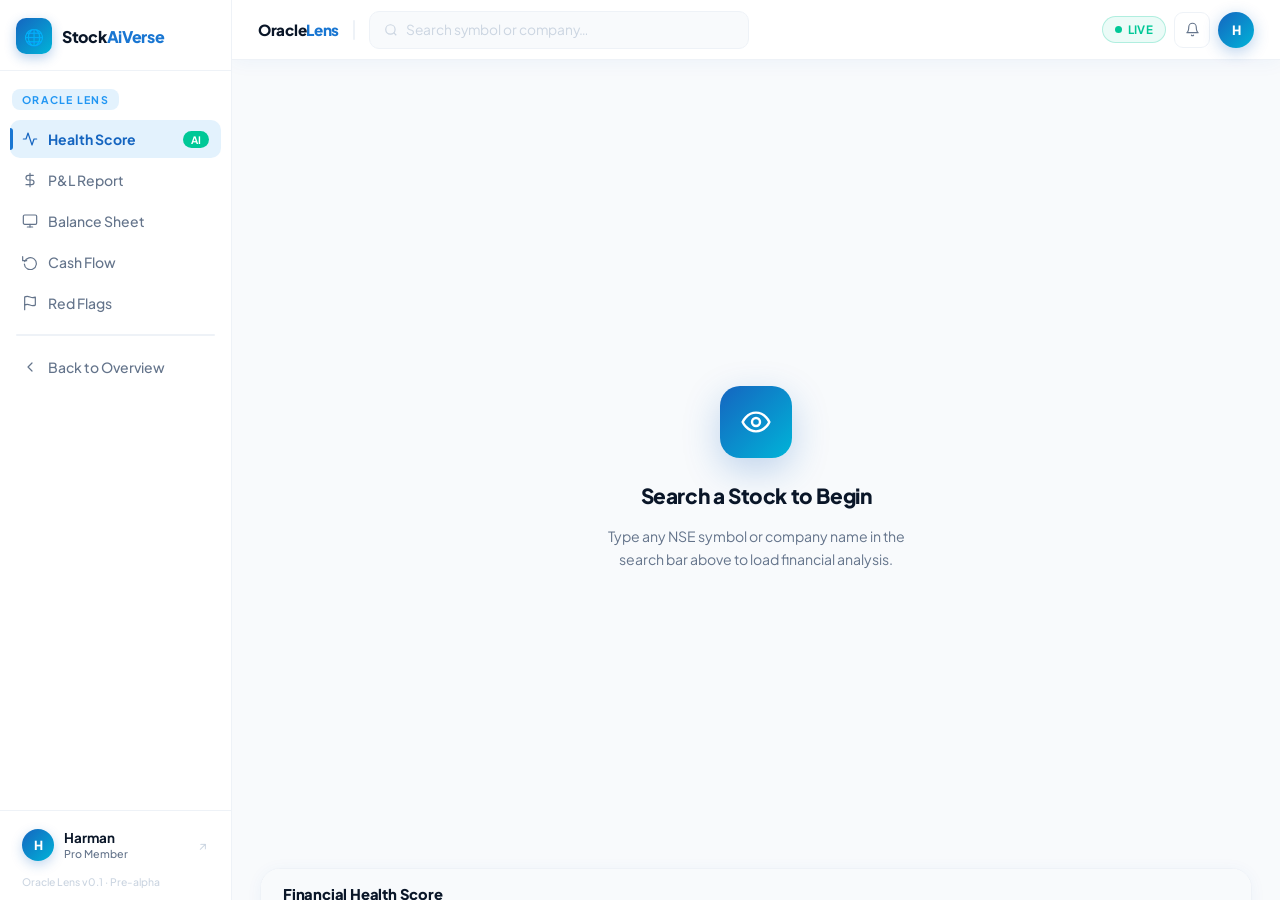
<file: src/oracle-lens-app.html>
<!doctype html>
<html lang="en">
<head>
  <meta charset="UTF-8" />
  <meta name="viewport" content="width=device-width, initial-scale=1.0" />
  <title>Oracle Lens Dashboard – StockAiVerse</title>
  <link rel="preconnect" href="https://fonts.googleapis.com" />
  <link href="https://fonts.googleapis.com/css2?family=Plus+Jakarta+Sans:wght@300;400;500;600;700;800&family=Instrument+Serif:ital@0;1&display=swap" rel="stylesheet"/>
  <style>
    *, *::before, *::after { box-sizing: border-box; margin: 0; padding: 0; }

    :root {
      --blue-900: #0a1628;
      --blue-700: #0f3460;
      --blue-600: #1565C0;
      --blue-500: #1976D2;
      --blue-400: #2196F3;
      --blue-300: #64B5F6;
      --blue-100: #BBDEFB;
      --blue-50:  #E3F2FD;
      --accent:   #00B4D8;
      --white:    #ffffff;
      --gray-50:  #F8FAFC;
      --gray-100: #EEF2F7;
      --gray-300: #CBD5E1;
      --gray-500: #64748B;
      --gray-700: #334155;
      --green:    #00C897;
      --red:      #FF4B6E;
      --gold:     #F59E0B;
      --font:     'Plus Jakarta Sans', sans-serif;
      --serif:    'Instrument Serif', serif;
    }

    html { scroll-behavior: smooth; }
    body { font-family: var(--font); background: var(--white); color: var(--gray-700); display: flex; height: 100vh; overflow: hidden; }
    button { font-family: var(--font); cursor: pointer; border: none; outline: none; }
    em { font-style: italic; font-family: var(--serif); color: var(--accent); font-weight: 400; }

    /* ══════════ SIDEBAR ══════════ */
    .sidebar {
      width: 232px; min-width: 232px; height: 100vh;
      background: var(--white); border-right: 1.5px solid var(--gray-100);
      display: flex; flex-direction: column; overflow: hidden;
      box-shadow: 2px 0 20px rgba(21,101,192,0.05);
    }
    .sb-logo {
      display: flex; align-items: center; gap: 10px;
      padding: 18px 16px 16px; border-bottom: 1.5px solid var(--gray-100); flex-shrink: 0;
    }
    .sb-logo-icon {
      width: 36px; height: 36px; border-radius: 10px;
      background: linear-gradient(135deg, var(--blue-600), var(--accent));
      display: flex; align-items: center; justify-content: center;
      font-size: 16px; flex-shrink: 0; box-shadow: 0 4px 12px rgba(21,101,192,0.3);
    }
    .sb-logo-text { font-size: 1rem; font-weight: 800; color: var(--blue-900); letter-spacing: -0.3px; }
    .sb-logo-text span { color: var(--blue-500); }

    .sb-nav { flex: 1; overflow-y: auto; overflow-x: hidden; padding: 16px 10px 0; }
    .sb-nav::-webkit-scrollbar { width: 0; }

    .sb-section-label {
      font-size: 0.66rem; font-weight: 700; text-transform: uppercase; letter-spacing: 0.12em;
      color: var(--blue-400); background: var(--blue-50);
      padding: 4px 10px; border-radius: 8px; display: inline-block; margin: 0 0 10px 2px;
    }

    .sb-item {
      display: flex; align-items: center; gap: 10px;
      padding: 10px 12px; border-radius: 10px; margin-bottom: 3px;
      cursor: pointer; color: var(--gray-500); font-size: 0.875rem; font-weight: 500;
      transition: all 0.2s; user-select: none; position: relative;
    }
    .sb-item:hover { background: var(--blue-50); color: var(--blue-600); }
    .sb-item.active { background: var(--blue-50); color: var(--blue-600); font-weight: 700; }
    .sb-item.active::before {
      content: ''; position: absolute; left: 0; top: 22%; height: 56%; width: 3px;
      border-radius: 0 3px 3px 0; background: var(--blue-500);
    }
    .sb-item svg { width: 16px; height: 16px; stroke: currentColor; fill: none; stroke-width: 1.8; stroke-linecap: round; stroke-linejoin: round; flex-shrink: 0; }
    .sb-badge {
      margin-left: auto; font-size: 0.64rem; font-weight: 700;
      background: var(--blue-500); color: var(--white); border-radius: 20px; padding: 2px 8px;
    }
    .sb-badge.green { background: var(--green); }
    .sb-divider { height: 1.5px; background: var(--gray-100); margin: 12px 6px; border-radius: 2px; }

    .sb-footer { flex-shrink: 0; padding: 8px 10px 12px; border-top: 1.5px solid var(--gray-100); }
    .sb-user {
      display: flex; align-items: center; gap: 10px;
      padding: 10px 12px; border-radius: 10px; cursor: pointer; transition: background 0.2s;
    }
    .sb-user:hover { background: var(--blue-50); }
    .sb-avatar {
      width: 32px; height: 32px; border-radius: 50%;
      background: linear-gradient(135deg, var(--blue-600), var(--accent));
      display: flex; align-items: center; justify-content: center;
      font-size: 0.78rem; font-weight: 800; color: var(--white); flex-shrink: 0;
      box-shadow: 0 4px 12px rgba(21,101,192,0.25);
    }
    .sb-user-info { flex: 1; min-width: 0; }
    .sb-user-name { font-size: 0.84rem; font-weight: 700; color: var(--blue-900); line-height: 1.2; }
    .sb-user-role { font-size: 0.67rem; color: var(--gray-500); font-weight: 500; }
    .sb-back-btn { background: none; border: none; color: var(--gray-300); font-size: 13px; cursor: pointer; padding: 2px; transition: color 0.2s; flex-shrink: 0; }
    .sb-back-btn:hover { color: var(--blue-500); }
    .sb-version { font-size: 0.65rem; color: var(--gray-300); padding: 4px 12px 0; font-weight: 500; }

    /* ══════════ MAIN ══════════ */
    .main { flex: 1; display: flex; flex-direction: column; height: 100vh; overflow: hidden; min-width: 0; background: var(--gray-50); }

    /* Topbar */
    .topbar {
      height: 60px; flex-shrink: 0; display: flex; align-items: center;
      padding: 0 26px; border-bottom: 1.5px solid var(--gray-100);
      background: rgba(255,255,255,0.95); backdrop-filter: blur(16px);
      gap: 14px; box-shadow: 0 2px 20px rgba(21,101,192,0.05);
    }
    .topbar-title { font-size: 0.95rem; font-weight: 800; color: var(--blue-900); white-space: nowrap; letter-spacing: -0.3px; }
    .topbar-title span { color: var(--blue-500); }
    .topbar-sep { width: 1.5px; height: 20px; background: var(--gray-100); flex-shrink: 0; border-radius: 2px; }

    /* Search with dropdown */
    .search-container { position: relative; flex: 1; max-width: 380px; }
    .search-wrap {
      display: flex; align-items: center; gap: 8px;
      background: var(--gray-50); border: 1.5px solid var(--gray-100);
      border-radius: 10px; padding: 0 14px; height: 38px; width: 100%;
      transition: border-color 0.2s, box-shadow 0.2s;
    }
    .search-wrap:focus-within { border-color: var(--blue-400); box-shadow: 0 0 0 3px rgba(33,150,243,0.08); }
    .search-wrap svg { width: 14px; height: 14px; stroke: var(--gray-300); fill: none; stroke-width: 2; flex-shrink: 0; }
    .search-wrap input { flex: 1; background: none; border: none; outline: none; font-family: var(--font); font-size: 0.86rem; color: var(--gray-700); }
    .search-wrap input::placeholder { color: var(--gray-300); }
    .search-clear {
      width: 18px; height: 18px; border-radius: 50%; background: var(--gray-300); color: var(--white);
      font-size: 10px; font-weight: 700; display: flex; align-items: center; justify-content: center;
      cursor: pointer; flex-shrink: 0; transition: background 0.15s; user-select: none;
    }
    .search-clear:hover { background: var(--gray-500); }
    .search-dropdown {
      position: absolute; top: calc(100% + 6px); left: 0; right: 0;
      background: var(--white); border: 1.5px solid var(--gray-100);
      border-radius: 14px; overflow: hidden;
      box-shadow: 0 12px 40px rgba(21,101,192,0.12); z-index: 999; display: none;
    }
    .search-dropdown.open { display: block; }
    .sd-item {
      display: flex; align-items: center; gap: 12px;
      padding: 11px 16px; cursor: pointer; border-bottom: 1px solid var(--gray-100); transition: background 0.12s;
    }
    .sd-item:last-child { border-bottom: none; }
    .sd-item:hover { background: var(--blue-50); }
    .sd-icon {
      width: 32px; height: 32px; border-radius: 9px; flex-shrink: 0;
      background: var(--blue-50); border: 1.5px solid var(--blue-100);
      display: flex; align-items: center; justify-content: center;
      font-size: 0.68rem; font-weight: 800; color: var(--blue-600);
    }
    .sd-symbol { font-size: 0.86rem; font-weight: 800; color: var(--blue-900); letter-spacing: -0.2px; }
    .sd-name { font-size: 0.72rem; color: var(--gray-500); margin-top: 1px; white-space: nowrap; overflow: hidden; text-overflow: ellipsis; max-width: 200px; }
    .sd-exchange { margin-left: auto; font-size: 0.65rem; font-weight: 700; color: var(--blue-400); background: var(--blue-50); padding: 2px 8px; border-radius: 6px; flex-shrink: 0; }
    .sd-state { display: flex; align-items: center; gap: 10px; padding: 18px 16px; font-size: 0.82rem; color: var(--gray-300); font-weight: 500; }
    .sd-state svg { width: 18px; height: 18px; stroke: var(--gray-200); fill: none; stroke-width: 1.8; flex-shrink: 0; }

    .topbar-right { margin-left: auto; display: flex; align-items: center; gap: 8px; }
    .tb-icon-btn {
      width: 36px; height: 36px; border-radius: 9px; border: 1.5px solid var(--gray-100);
      background: var(--white); display: flex; align-items: center; justify-content: center; cursor: pointer; transition: all 0.2s;
    }
    .tb-icon-btn:hover { border-color: var(--blue-300); background: var(--blue-50); }
    .tb-icon-btn svg { width: 15px; height: 15px; stroke: var(--gray-500); fill: none; stroke-width: 1.8; stroke-linecap: round; stroke-linejoin: round; }
    .live-badge {
      display: flex; align-items: center; gap: 6px;
      background: rgba(0,200,151,0.08); border: 1.5px solid rgba(0,200,151,0.25);
      border-radius: 20px; padding: 5px 12px;
      font-size: 0.72rem; font-weight: 700; color: var(--green);
      white-space: nowrap; flex-shrink: 0; letter-spacing: 0.3px; text-transform: uppercase;
    }
    .live-badge .pulse { width: 7px; height: 7px; border-radius: 50%; background: var(--green); animation: pulse 1.8s infinite; }
    .topbar-avatar {
      width: 36px; height: 36px; border-radius: 50%;
      background: linear-gradient(135deg, var(--blue-600), var(--accent));
      display: flex; align-items: center; justify-content: center;
      font-size: 0.8rem; font-weight: 800; color: var(--white); cursor: pointer; flex-shrink: 0;
      box-shadow: 0 4px 16px rgba(21,101,192,0.3);
    }

    /* ══════════ CONTENT ══════════ */
    .content { flex: 1; overflow-y: auto; padding: 28px 28px 32px; }
    .content::-webkit-scrollbar { width: 5px; }
    .content::-webkit-scrollbar-thumb { background: var(--gray-100); border-radius: 4px; }

    /* Symbol header */
    .symbol-header {
      display: flex; align-items: center; gap: 16px; margin-bottom: 24px;
      background: var(--white); border: 1.5px solid var(--gray-100);
      border-radius: 16px; padding: 18px 22px;
      box-shadow: 0 2px 12px rgba(21,101,192,0.05);
      animation: fadeUp 0.3s ease both;
    }
    .sym-avatar {
      width: 48px; height: 48px; border-radius: 14px; flex-shrink: 0;
      background: linear-gradient(135deg, var(--blue-600), var(--accent));
      display: flex; align-items: center; justify-content: center;
      font-size: 1rem; font-weight: 800; color: var(--white);
      box-shadow: 0 4px 14px rgba(21,101,192,0.25);
    }
    .sym-info { flex: 1; min-width: 0; }
    .sym-name { font-size: 1.1rem; font-weight: 800; color: var(--blue-900); letter-spacing: -0.3px; }
    .sym-company { font-size: 0.8rem; color: var(--gray-500); margin-top: 2px; }
    .sym-badges { display: flex; gap: 8px; margin-top: 8px; }
    .sym-badge {
      font-size: 0.68rem; font-weight: 700; padding: 3px 10px; border-radius: 8px;
    }
    .sym-badge.blue  { background: var(--blue-50); color: var(--blue-600); }
    .sym-badge.green { background: rgba(0,200,151,0.08); color: var(--green); }
    .sym-badge.red   { background: rgba(255,75,110,0.08); color: var(--red); }
    .sym-ltp { text-align: right; flex-shrink: 0; }
    .sym-ltp-val { font-size: 1.4rem; font-weight: 800; color: var(--blue-900); letter-spacing: -0.5px; }
    .sym-ltp-chg { font-size: 0.78rem; font-weight: 700; margin-top: 2px; }
    .sym-ltp-chg.up   { color: var(--green); }
    .sym-ltp-chg.down { color: var(--red); }

    /* Section panels */
    .section-panel { display: none; animation: fadeUp 0.3s ease both; }
    .section-panel.active { display: block; }

    /* Panel card */
    .panel {
      background: var(--white); border: 1.5px solid var(--gray-100);
      border-radius: 20px; overflow: hidden;
      box-shadow: 0 2px 16px rgba(21,101,192,0.05); margin-bottom: 16px;
    }
    .panel-head {
      display: flex; align-items: center; justify-content: space-between;
      padding: 16px 22px; border-bottom: 1.5px solid var(--gray-100); background: var(--gray-50);
    }
    .panel-title { font-size: 0.92rem; font-weight: 800; color: var(--blue-900); letter-spacing: -0.2px; }
    .panel-sub   { font-size: 0.72rem; color: var(--gray-500); margin-top: 2px; }
    .panel-body  { padding: 22px; }

    /* Health score */
    .health-score-ring {
      display: flex; align-items: center; justify-content: center; gap: 48px;
      padding: 8px 0 24px;
    }
    .score-circle {
      position: relative; width: 140px; height: 140px; flex-shrink: 0;
    }
    .score-circle svg { transform: rotate(-90deg); }
    .score-circle-bg  { fill: none; stroke: var(--gray-100); stroke-width: 10; }
    .score-circle-fg  { fill: none; stroke-width: 10; stroke-linecap: round; transition: stroke-dashoffset 1s ease; }
    .score-circle-fg.excellent { stroke: var(--green); }
    .score-circle-fg.good      { stroke: var(--blue-400); }
    .score-circle-fg.fair      { stroke: var(--gold); }
    .score-circle-fg.poor      { stroke: var(--red); }
    .score-center {
      position: absolute; inset: 0; display: flex; flex-direction: column;
      align-items: center; justify-content: center;
    }
    .score-num   { font-size: 2rem; font-weight: 800; color: var(--blue-900); letter-spacing: -1px; line-height: 1; }
    .score-label { font-size: 0.65rem; font-weight: 700; text-transform: uppercase; letter-spacing: 0.5px; color: var(--gray-500); margin-top: 2px; }
    .score-details { flex: 1; }
    .score-detail-row {
      display: flex; align-items: center; justify-content: space-between;
      padding: 10px 0; border-bottom: 1px solid var(--gray-100);
    }
    .score-detail-row:last-child { border-bottom: none; }
    .score-detail-label { font-size: 0.82rem; font-weight: 600; color: var(--gray-700); }
    .score-detail-bar { flex: 1; height: 5px; background: var(--gray-100); border-radius: 3px; margin: 0 12px; overflow: hidden; }
    .score-detail-fill { height: 100%; border-radius: 3px; background: var(--blue-400); transition: width 0.8s ease; }
    .score-detail-val  { font-size: 0.82rem; font-weight: 700; color: var(--blue-600); min-width: 32px; text-align: right; }

    /* Table */
    .data-table { width: 100%; border-collapse: collapse; }
    .data-table thead tr { border-bottom: 1.5px solid var(--gray-100); }
    .data-table thead th {
      padding: 10px 16px; font-size: 0.67rem; font-weight: 700;
      text-transform: uppercase; letter-spacing: 0.1em; color: var(--gray-500);
      text-align: left; background: var(--gray-50); white-space: nowrap;
    }
    .data-table thead th:last-child { text-align: right; }
    .data-table tbody tr { border-bottom: 1px solid var(--gray-100); transition: background 0.12s; }
    .data-table tbody tr:last-child { border-bottom: none; }
    .data-table tbody tr:hover { background: var(--blue-50); }
    .data-table td { padding: 13px 16px; font-size: 0.84rem; color: var(--gray-500); white-space: nowrap; }
    .data-table td:last-child { text-align: right; }
    .td-label { font-weight: 700; color: var(--blue-900); }
    .td-pos   { color: var(--green); font-weight: 700; }
    .td-neg   { color: var(--red);   font-weight: 700; }

    /* Red flags */
    .flag-list { display: flex; flex-direction: column; gap: 12px; }
    .flag-item {
      display: flex; gap: 14px; align-items: flex-start;
      background: var(--gray-50); border: 1.5px solid var(--gray-100);
      border-radius: 14px; padding: 16px 18px; transition: all 0.2s;
    }
    .flag-item:hover { border-color: var(--red); background: rgba(255,75,110,0.03); }
    .flag-icon {
      width: 36px; height: 36px; border-radius: 10px; flex-shrink: 0;
      display: flex; align-items: center; justify-content: center;
    }
    .flag-icon svg { width: 18px; height: 18px; stroke: currentColor; fill: none; stroke-width: 2; stroke-linecap: round; }
    .flag-icon.high   { background: rgba(255,75,110,0.1);   color: var(--red); }
    .flag-icon.medium { background: rgba(245,158,11,0.1); color: var(--gold); }
    .flag-icon.low    { background: rgba(0,200,151,0.1);  color: var(--green); }
    .flag-title { font-size: 0.86rem; font-weight: 700; color: var(--blue-900); margin-bottom: 4px; }
    .flag-desc  { font-size: 0.78rem; color: var(--gray-500); line-height: 1.55; }
    .flag-severity {
      margin-left: auto; flex-shrink: 0; font-size: 0.65rem; font-weight: 700;
      padding: 3px 10px; border-radius: 8px; text-transform: uppercase; letter-spacing: 0.5px;
    }
    .flag-severity.high   { background: rgba(255,75,110,0.1);   color: var(--red); }
    .flag-severity.medium { background: rgba(245,158,11,0.1); color: var(--gold); }
    .flag-severity.low    { background: rgba(0,200,151,0.1);  color: var(--green); }

    /* State messages */
    .state-msg {
      display: flex; flex-direction: column; align-items: center; justify-content: center;
      padding: 52px 20px; gap: 12px;
    }
    .state-msg svg { width: 36px; height: 36px; stroke: var(--gray-200); fill: none; stroke-width: 1.5; stroke-linecap: round; }
    .state-msg p   { font-size: 0.85rem; color: var(--gray-300); font-weight: 500; }
    .state-msg p.err { color: var(--red); font-size: 0.78rem; }

    /* Empty state (no symbol selected) */
    .empty-state {
      display: flex; flex-direction: column; align-items: center; justify-content: center;
      height: 100%; min-height: 400px; gap: 16px; text-align: center;
      animation: fadeUp 0.4s ease both;
    }
    .empty-icon {
      width: 72px; height: 72px; border-radius: 20px;
      background: linear-gradient(135deg, var(--blue-600), var(--accent));
      display: flex; align-items: center; justify-content: center;
      box-shadow: 0 12px 36px rgba(21,101,192,0.25); margin-bottom: 8px;
    }
    .empty-icon svg { width: 32px; height: 32px; stroke: white; fill: none; stroke-width: 1.8; stroke-linecap: round; }
    .empty-title { font-size: 1.3rem; font-weight: 800; color: var(--blue-900); letter-spacing: -0.4px; }
    .empty-sub   { font-size: 0.88rem; color: var(--gray-500); max-width: 320px; line-height: 1.6; }

    /* Toast */
    .toast {
      position: fixed; bottom: 28px; left: 50%;
      transform: translateX(-50%) translateY(20px);
      background: var(--blue-900); color: white;
      padding: 12px 24px; border-radius: 30px; font-size: 0.85rem; font-weight: 600;
      opacity: 0; transition: all 0.3s; pointer-events: none; z-index: 9999;
      box-shadow: 0 8px 32px rgba(0,0,0,0.25);
    }
    .toast.show { opacity: 1; transform: translateX(-50%) translateY(0); }

    @keyframes fadeUp { from { opacity:0; transform:translateY(12px); } to { opacity:1; transform:translateY(0); } }
    @keyframes pulse  { 0%,100%{opacity:1;} 50%{opacity:0.45;} }
  </style>
</head>
<body>

  <!-- ══════════ SIDEBAR ══════════ -->
  <aside class="sidebar">
    <div class="sb-logo">
      <div class="sb-logo-icon">🌐</div>
      <div class="sb-logo-text">Stock<span>AiVerse</span></div>
    </div>

    <div class="sb-nav">
      <div class="sb-section-label">Oracle Lens</div>

      <div class="sb-item active" id="nav-health" onclick="switchSection(this,'health')">
        <svg viewBox="0 0 24 24"><path d="M22 12h-4l-3 9L9 3l-3 9H2"/></svg>
        Health Score
        <span class="sb-badge green" style="margin-left:auto">AI</span>
      </div>

      <div class="sb-item" id="nav-pnl" onclick="switchSection(this,'pnl')">
        <svg viewBox="0 0 24 24"><path d="M12 2v20M17 5H9.5a3.5 3.5 0 0 0 0 7h5a3.5 3.5 0 0 1 0 7H6"/></svg>
        P&amp;L Report
      </div>

      <div class="sb-item" id="nav-balance" onclick="switchSection(this,'balance')">
        <svg viewBox="0 0 24 24"><rect x="2" y="3" width="20" height="14" rx="2"/><line x1="8" y1="21" x2="16" y2="21"/><line x1="12" y1="17" x2="12" y2="21"/></svg>
        Balance Sheet
      </div>

      <div class="sb-item" id="nav-cashflow" onclick="switchSection(this,'cashflow')">
        <svg viewBox="0 0 24 24"><polyline points="1 4 1 10 7 10"/><path d="M3.51 15a9 9 0 1 0 .49-3.5"/></svg>
        Cash Flow
      </div>

      <div class="sb-item" id="nav-redflags" onclick="switchSection(this,'redflags')">
        <svg viewBox="0 0 24 24"><path d="M4 15s1-1 4-1 5 2 8 2 4-1 4-1V3s-1 1-4 1-5-2-8-2-4 1-4 1z"/><line x1="4" y1="22" x2="4" y2="15"/></svg>
        Red Flags
      </div>

      <div class="sb-divider"></div>

      <div class="sb-item" onclick="goTo('oracle-lens.html')">
        <svg viewBox="0 0 24 24"><polyline points="15 18 9 12 15 6"/></svg>
        Back to Overview
      </div>
    </div>

    <div class="sb-footer">
      <div class="sb-user">
        <div class="sb-avatar">H</div>
        <div class="sb-user-info">
          <div class="sb-user-name">Harman</div>
          <div class="sb-user-role">Pro Member</div>
        </div>
        <button class="sb-back-btn" onclick="goTo('index.html')" title="Sign out">↗</button>
      </div>
      <div class="sb-version">Oracle Lens v0.1 · Pre-alpha</div>
    </div>
  </aside>

  <!-- ══════════ MAIN ══════════ -->
  <div class="main">

    <!-- Topbar -->
    <div class="topbar">
      <div class="topbar-title">Oracle<span>Lens</span></div>
      <div class="topbar-sep" style="width:1.5px;height:20px;background:var(--gray-100);flex-shrink:0;border-radius:2px;"></div>

      <div class="search-container">
        <div class="search-wrap">
          <svg viewBox="0 0 24 24"><circle cx="11" cy="11" r="8"/><line x1="21" y1="21" x2="16.65" y2="16.65"/></svg>
          <input id="stock-search-input" type="text" placeholder="Search symbol or company…" autocomplete="off" />
          <div class="search-clear" id="search-clear" onclick="clearSearch()" style="display:none" title="Clear">✕</div>
        </div>
        <div class="search-dropdown" id="search-dropdown"></div>
      </div>

      <div class="topbar-right">
        <div class="live-badge"><span class="pulse"></span>Live</div>
        <div class="tb-icon-btn" title="Notifications">
          <svg viewBox="0 0 24 24"><path d="M18 8A6 6 0 0 0 6 8c0 7-3 9-3 9h18s-3-2-3-9"/><path d="M13.73 21a2 2 0 0 1-3.46 0"/></svg>
        </div>
        <div class="topbar-avatar">H</div>
      </div>
    </div>

    <!-- Content -->
    <div class="content" id="main-content">

      <!-- Empty state -->
      <div class="empty-state" id="empty-state">
        <div class="empty-icon">
          <svg viewBox="0 0 24 24"><circle cx="12" cy="12" r="3"/><path d="M2 12s3-7 10-7 10 7 10 7-3 7-10 7-10-7-10-7z"/></svg>
        </div>
        <div class="empty-title">Search a Stock to Begin</div>
        <div class="empty-sub">Type any NSE symbol or company name in the search bar above to load financial analysis.</div>
      </div>

      <!-- Symbol Header (hidden until search) -->
      <div class="symbol-header" id="symbol-header" style="display:none">
        <div class="sym-avatar" id="sym-avatar">—</div>
        <div class="sym-info">
          <div class="sym-name" id="sym-name">—</div>
          <div class="sym-company" id="sym-company">—</div>
          <div class="sym-badges">
            <span class="sym-badge blue" id="sym-exch">NSE</span>
            <span class="sym-badge green" id="sym-sector" style="display:none">—</span>
          </div>
        </div>
        <div class="sym-ltp">
          <div class="sym-ltp-val" id="sym-ltp">—</div>
          <div class="sym-ltp-chg" id="sym-chg">—</div>
        </div>
      </div>

      <!-- ── HEALTH SCORE ── -->
      <div class="section-panel active" id="panel-health">
        <div class="panel">
          <div class="panel-head">
            <div>
              <div class="panel-title">Financial Health Score</div>
              <div class="panel-sub">AI-powered overall rating</div>
            </div>
          </div>
          <div class="panel-body" id="body-health">
            <div class="state-msg"><svg viewBox="0 0 24 24"><circle cx="12" cy="12" r="10"/><line x1="12" y1="8" x2="12" y2="12"/><line x1="12" y1="16" x2="12.01" y2="16"/></svg><p>Select a stock to load health score</p></div>
          </div>
        </div>
      </div>

      <!-- ── P&L ── -->
      <div class="section-panel" id="panel-pnl">
        <div class="panel">
          <div class="panel-head">
            <div>
              <div class="panel-title">Profit &amp; Loss Statement</div>
              <div class="panel-sub">Multi-year P&amp;L history</div>
            </div>
          </div>
          <div class="panel-body" id="body-pnl" style="padding:0">
            <div class="state-msg"><svg viewBox="0 0 24 24"><circle cx="12" cy="12" r="10"/><line x1="12" y1="8" x2="12" y2="12"/><line x1="12" y1="16" x2="12.01" y2="16"/></svg><p>Select a stock to load P&amp;L data</p></div>
          </div>
        </div>
      </div>

      <!-- ── BALANCE SHEET ── -->
      <div class="section-panel" id="panel-balance">
        <div class="panel">
          <div class="panel-head">
            <div>
              <div class="panel-title">Balance Sheet</div>
              <div class="panel-sub">Assets, liabilities &amp; equity</div>
            </div>
          </div>
          <div class="panel-body" id="body-balance" style="padding:0">
            <div class="state-msg"><svg viewBox="0 0 24 24"><circle cx="12" cy="12" r="10"/><line x1="12" y1="8" x2="12" y2="12"/><line x1="12" y1="16" x2="12.01" y2="16"/></svg><p>Select a stock to load balance sheet</p></div>
          </div>
        </div>
      </div>

      <!-- ── CASH FLOW ── -->
      <div class="section-panel" id="panel-cashflow">
        <div class="panel">
          <div class="panel-head">
            <div>
              <div class="panel-title">Cash Flow Statement</div>
              <div class="panel-sub">Operating, investing &amp; financing</div>
            </div>
          </div>
          <div class="panel-body" id="body-cashflow" style="padding:0">
            <div class="state-msg"><svg viewBox="0 0 24 24"><circle cx="12" cy="12" r="10"/><line x1="12" y1="8" x2="12" y2="12"/><line x1="12" y1="16" x2="12.01" y2="16"/></svg><p>Select a stock to load cash flow</p></div>
          </div>
        </div>
      </div>

      <!-- ── RED FLAGS ── -->
      <div class="section-panel" id="panel-redflags">
        <div class="panel">
          <div class="panel-head">
            <div>
              <div class="panel-title">AI Red Flags</div>
              <div class="panel-sub">Anomalies, risks &amp; governance concerns</div>
            </div>
          </div>
          <div class="panel-body" id="body-redflags">
            <div class="state-msg"><svg viewBox="0 0 24 24"><circle cx="12" cy="12" r="10"/><line x1="12" y1="8" x2="12" y2="12"/><line x1="12" y1="16" x2="12.01" y2="16"/></svg><p>Select a stock to load red flags</p></div>
          </div>
        </div>
      </div>

    </div>
  </div>

  <div class="toast" id="toast"></div>

  <script>
    var API = 'http://localhost:8000';
    var currentSymbol = null;
    var currentSection = 'health';

    /* ── NAVIGATION ── */
    function goTo(page) {
      const t = document.getElementById('toast');
      t.textContent = 'Navigating to ' + page;
      t.classList.add('show');
      setTimeout(() => t.classList.remove('show'), 2200);
      setTimeout(() => { window.location.href = page; }, 300);
    }

    function switchSection(el, section) {
      document.querySelectorAll('.sb-item').forEach(i => i.classList.remove('active'));
      el.classList.add('active');
      document.querySelectorAll('.section-panel').forEach(p => p.classList.remove('active'));
      document.getElementById('panel-' + section).classList.add('active');
      currentSection = section;
      if (currentSymbol) loadSection(section, currentSymbol);
    }

    /* ── SEARCH ── */
    var searchInput    = document.getElementById('stock-search-input');
    var searchDropdown = document.getElementById('search-dropdown');
    var searchClear    = document.getElementById('search-clear');
    var searchTimer    = null;
    var lastQuery      = '';

    searchInput.addEventListener('input', function() {
      var q = this.value.trim();
      searchClear.style.display = q ? 'flex' : 'none';
      clearTimeout(searchTimer);
      if (q.length < 1) { closeDropdown(); return; }
      if (q === lastQuery) return;
      searchTimer = setTimeout(function() { doSearch(q); }, 300);
    });

    searchInput.addEventListener('keydown', function(e) {
      if (e.key === 'Escape') { clearSearch(); }
      if (e.key === 'ArrowDown') {
        e.preventDefault();
        var items = searchDropdown.querySelectorAll('.sd-item');
        if (items.length) items[0].focus();
      }
    });

    searchDropdown.addEventListener('keydown', function(e) {
      var items = Array.from(searchDropdown.querySelectorAll('.sd-item'));
      var idx = items.indexOf(document.activeElement);
      if (e.key === 'ArrowDown') { e.preventDefault(); if (items[idx+1]) items[idx+1].focus(); }
      if (e.key === 'ArrowUp')   { e.preventDefault(); if (idx > 0) items[idx-1].focus(); else searchInput.focus(); }
      if (e.key === 'Escape')    { clearSearch(); }
      if (e.key === 'Enter' && idx >= 0) { e.preventDefault(); items[idx].click(); }
    });

    document.addEventListener('click', function(e) {
      if (!e.target.closest('.search-container')) closeDropdown();
    });

    function closeDropdown() { searchDropdown.classList.remove('open'); searchDropdown.innerHTML = ''; }
    function clearSearch() {
      searchInput.value = ''; searchClear.style.display = 'none'; lastQuery = '';
      closeDropdown(); searchInput.focus();
    }

    async function doSearch(q) {
      lastQuery = q;
      searchDropdown.classList.add('open');
      searchDropdown.innerHTML = '<div class="sd-state"><svg viewBox="0 0 24 24"><circle cx="12" cy="12" r="10"/><polyline points="12 6 12 12 16 14"/></svg>Searching…</div>';
      try {
        var res = await fetch(API + '/stocks/search?q=' + encodeURIComponent(q) + '&limit=10');
        if (!res.ok) throw new Error('HTTP ' + res.status);
        var data = await res.json();
        var items = Array.isArray(data) ? data : (data.data || data.results || []);
        if (!items.length) {
          searchDropdown.innerHTML = '<div class="sd-state"><svg viewBox="0 0 24 24"><circle cx="11" cy="11" r="8"/><line x1="21" y1="21" x2="16.65" y2="16.65"/></svg>No results found.</div>';
          return;
        }
        searchDropdown.innerHTML = items.map(function(item) {
          var sym  = item.symbol || '';
          var name = item.company_name || item.name || '';
          var exch = item.exchange || '';
          var ltp  = item.ltp ? '₹' + Number(item.ltp).toLocaleString('en-IN', {minimumFractionDigits:2,maximumFractionDigits:2}) : '';
          return '<div class="sd-item" tabindex="0" onclick="onSelectStock(' + JSON.stringify(item) + ')">'
            + '<div class="sd-icon">' + sym.slice(0,3) + '</div>'
            + '<div style="flex:1;min-width:0;"><div class="sd-symbol">' + sym + '</div>'
            + (name ? '<div class="sd-name">' + name + '</div>' : '') + '</div>'
            + (exch ? '<div class="sd-exchange">' + exch + '</div>' : '')
            + '</div>';
        }).join('');
      } catch(e) {
        searchDropdown.innerHTML = '<div class="sd-state"><svg viewBox="0 0 24 24"><circle cx="12" cy="12" r="10"/><line x1="12" y1="8" x2="12" y2="12"/><line x1="12" y1="16" x2="12.01" y2="16"/></svg>' + (e.message || 'Search unavailable') + '</div>';
      }
    }

    function onSelectStock(item) {
      var sym = item.symbol || '';
      searchInput.value = sym;
      closeDropdown();
      currentSymbol = sym;

      // Update symbol header
      document.getElementById('empty-state').style.display = 'none';
      document.getElementById('symbol-header').style.display = 'flex';
      document.getElementById('sym-avatar').textContent  = sym.slice(0,2);
      document.getElementById('sym-name').textContent    = sym;
      document.getElementById('sym-company').textContent = item.company_name || item.name || '';
      document.getElementById('sym-exch').textContent    = item.exchange || 'NSE';

      var ltp = item.ltp ? '₹' + Number(item.ltp).toLocaleString('en-IN', {minimumFractionDigits:2,maximumFractionDigits:2}) : '—';
      document.getElementById('sym-ltp').textContent = ltp;

      var chgEl = document.getElementById('sym-chg');
      var chg = parseFloat(item.change_pct || item.change || 0);
      chgEl.textContent  = (chg >= 0 ? '▲ ' : '▼ ') + Math.abs(chg).toFixed(2) + '%';
      chgEl.className = 'sym-ltp-chg ' + (chg >= 0 ? 'up' : 'down');

      loadSection(currentSection, sym);
    }

    /* ── LOAD SECTION ── */
    function setBodyLoading(id) {
      document.getElementById(id).innerHTML =
        '<div class="state-msg"><svg viewBox="0 0 24 24"><circle cx="12" cy="12" r="10"/><polyline points="12 6 12 12 16 14"/></svg><p>Loading…</p></div>';
    }

    async function loadSection(section, symbol) {
      if (section === 'health')    loadHealth(symbol);
      if (section === 'pnl')       loadPnL(symbol);
      if (section === 'balance')   loadBalance(symbol);
      if (section === 'cashflow')  loadCashFlow(symbol);
      if (section === 'redflags')  loadRedFlags(symbol);
    }

    function fmtCr(v) {
      if (v == null) return '—';
      var n = parseFloat(v);
      if (isNaN(n)) return '—';
      return (n >= 0 ? '' : '–') + '₹' + Math.abs(n).toLocaleString('en-IN', {minimumFractionDigits:2,maximumFractionDigits:2}) + ' Cr';
    }
    function fmtNum(v) {
      if (v == null) return '—';
      var n = parseFloat(v);
      return isNaN(n) ? '—' : n.toLocaleString('en-IN', {minimumFractionDigits:2,maximumFractionDigits:2});
    }
    function tdVal(v) {
      if (v == null) return '<td>—</td>';
      var n = parseFloat(v);
      if (isNaN(n)) return '<td>' + v + '</td>';
      return '<td class="' + (n >= 0 ? 'td-pos' : 'td-neg') + '">' + fmtCr(v) + '</td>';
    }

    /* Health Score */
    async function loadHealth(symbol) {
      setBodyLoading('body-health');
      try {
        var res = await fetch(API + '/oracle-lens/' + encodeURIComponent(symbol) + '/health-score');
        var d = await res.json();

        // API shape: { success, data, error, meta }
        if (!res.ok) { showBodyError('body-health', d.error || 'HTTP ' + res.status); return; }
        if (d.error)  { showBodyError('body-health', d.error); return; }

        // data is null → score not yet computed
        if (d.data === null || d.data === undefined) {
          document.getElementById('body-health').innerHTML =
            '<div class="state-msg">'
            + '<svg viewBox="0 0 24 24"><circle cx="12" cy="12" r="10"/><line x1="12" y1="8" x2="12" y2="12"/><line x1="12" y1="16" x2="12.01" y2="16"/></svg>'
            + '<p>Health score not yet computed for <strong>' + symbol + '</strong>.</p>'
            + '<p style="font-size:.75rem;margin-top:4px;color:var(--gray-300)">The FSLLM pipeline has not processed this stock yet.</p>'
            + '</div>';
          return;
        }

        var data = d.data;
        var score = parseFloat(data.score || data.health_score || data.overall_score || 0);
        var grade = score >= 80 ? 'excellent' : score >= 60 ? 'good' : score >= 40 ? 'fair' : 'poor';
        var gradeLabel = score >= 80 ? 'Excellent' : score >= 60 ? 'Good' : score >= 40 ? 'Fair' : 'Poor';

        var circ   = 2 * Math.PI * 54;
        var offset = circ - (score / 100) * circ;

        var components = data.components || data.breakdown || {};
        var rows = Object.entries(components).map(function([k, v]) {
          var pct = Math.min(Math.max(Math.round(parseFloat(v) * 100) / 100, 0), 100);
          return '<div class="score-detail-row">'
            + '<span class="score-detail-label">' + k.replace(/_/g,' ').replace(/\b\w/g, c => c.toUpperCase()) + '</span>'
            + '<div class="score-detail-bar"><div class="score-detail-fill" style="width:' + pct + '%"></div></div>'
            + '<span class="score-detail-val">' + pct + '</span>'
            + '</div>';
        }).join('');

        document.getElementById('body-health').innerHTML =
          '<div class="health-score-ring">'
          + '<div class="score-circle">'
          +   '<svg width="140" height="140" viewBox="0 0 140 140">'
          +     '<circle class="score-circle-bg" cx="70" cy="70" r="54"/>'
          +     '<circle class="score-circle-fg ' + grade + '" cx="70" cy="70" r="54" stroke-dasharray="' + circ + '" stroke-dashoffset="' + offset + '"/>'
          +   '</svg>'
          +   '<div class="score-center"><div class="score-num">' + Math.round(score) + '</div><div class="score-label">' + gradeLabel + '</div></div>'
          + '</div>'
          + '<div class="score-details">' + (rows || '<p style="color:var(--gray-500);font-size:.85rem;">No component breakdown available.</p>') + '</div>'
          + '</div>'
          + (data.summary ? '<div style="font-size:.85rem;color:var(--gray-500);line-height:1.7;border-top:1px solid var(--gray-100);padding-top:16px;margin-top:8px;">' + data.summary + '</div>' : '');
      } catch(e) { showBodyError('body-health', e.message); }
    }

    /* P&L */
    async function loadPnL(symbol) {
      setBodyLoading('body-pnl');
      try {
        var res = await fetch(API + '/oracle-lens/' + encodeURIComponent(symbol) + '/pnl');
        var d = await res.json();
        if (!res.ok || d.error) { showBodyError('body-pnl', d.error || 'No P&L data'); return; }
        var rows = (d.data || d || []);
        if (!Array.isArray(rows) || !rows.length) { showBodyMsg('body-pnl', 'No P&L data available.'); return; }
        var keys = Object.keys(rows[0]).filter(k => k !== 'symbol' && k !== 'id');
        document.getElementById('body-pnl').innerHTML =
          '<div style="overflow-x:auto"><table class="data-table">'
          + '<thead><tr>' + keys.map(k => '<th>' + k.replace(/_/g,' ').replace(/\b\w/g, c=>c.toUpperCase()) + '</th>').join('') + '</tr></thead>'
          + '<tbody>' + rows.map(r =>
              '<tr>' + keys.map(k => {
                var v = r[k];
                if (v == null) return '<td>—</td>';
                var n = parseFloat(v);
                if (!isNaN(n) && k !== 'year' && k !== 'period') return '<td class="' + (n>=0?'td-pos':'td-neg') + '">' + fmtCr(v) + '</td>';
                return '<td class="td-label">' + v + '</td>';
              }).join('') + '</tr>'
            ).join('')
          + '</tbody></table></div>';
      } catch(e) { showBodyError('body-pnl', e.message); }
    }

    /* Balance Sheet */
    async function loadBalance(symbol) {
      setBodyLoading('body-balance');
      try {
        var res = await fetch(API + '/oracle-lens/' + encodeURIComponent(symbol) + '/balance-sheet');
        var d = await res.json();
        if (!res.ok || d.error) { showBodyError('body-balance', d.error || 'No balance sheet data'); return; }
        var rows = (d.data || d || []);
        if (!Array.isArray(rows) || !rows.length) { showBodyMsg('body-balance', 'No balance sheet data available.'); return; }
        var keys = Object.keys(rows[0]).filter(k => k !== 'symbol' && k !== 'id');
        document.getElementById('body-balance').innerHTML =
          '<div style="overflow-x:auto"><table class="data-table">'
          + '<thead><tr>' + keys.map(k => '<th>' + k.replace(/_/g,' ').replace(/\b\w/g, c=>c.toUpperCase()) + '</th>').join('') + '</tr></thead>'
          + '<tbody>' + rows.map(r =>
              '<tr>' + keys.map(k => {
                var v = r[k];
                if (v == null) return '<td>—</td>';
                var n = parseFloat(v);
                if (!isNaN(n) && k !== 'year' && k !== 'period') return '<td>' + fmtCr(v) + '</td>';
                return '<td class="td-label">' + v + '</td>';
              }).join('') + '</tr>'
            ).join('')
          + '</tbody></table></div>';
      } catch(e) { showBodyError('body-balance', e.message); }
    }

    /* Cash Flow */
    async function loadCashFlow(symbol) {
      setBodyLoading('body-cashflow');
      try {
        var res = await fetch(API + '/oracle-lens/' + encodeURIComponent(symbol) + '/cash-flow');
        var d = await res.json();
        if (!res.ok || d.error) { showBodyError('body-cashflow', d.error || 'No cash flow data'); return; }
        var rows = (d.data || d || []);
        if (!Array.isArray(rows) || !rows.length) { showBodyMsg('body-cashflow', 'No cash flow data available.'); return; }
        var keys = Object.keys(rows[0]).filter(k => k !== 'symbol' && k !== 'id');
        document.getElementById('body-cashflow').innerHTML =
          '<div style="overflow-x:auto"><table class="data-table">'
          + '<thead><tr>' + keys.map(k => '<th>' + k.replace(/_/g,' ').replace(/\b\w/g, c=>c.toUpperCase()) + '</th>').join('') + '</tr></thead>'
          + '<tbody>' + rows.map(r =>
              '<tr>' + keys.map(k => {
                var v = r[k];
                if (v == null) return '<td>—</td>';
                var n = parseFloat(v);
                if (!isNaN(n) && k !== 'year' && k !== 'period') return '<td class="' + (n>=0?'td-pos':'td-neg') + '">' + fmtCr(v) + '</td>';
                return '<td class="td-label">' + v + '</td>';
              }).join('') + '</tr>'
            ).join('')
          + '</tbody></table></div>';
      } catch(e) { showBodyError('body-cashflow', e.message); }
    }

    /* Red Flags */
    async function loadRedFlags(symbol) {
      setBodyLoading('body-redflags');
      try {
        var res = await fetch(API + '/oracle-lens/' + encodeURIComponent(symbol) + '/red-flags');
        var d = await res.json();
        if (!res.ok || d.error) { showBodyError('body-redflags', d.error || 'No red flag data'); return; }
        var flags = Array.isArray(d) ? d : (d.data || d.flags || []);
        if (!flags.length) {
          document.getElementById('body-redflags').innerHTML =
            '<div class="state-msg"><svg viewBox="0 0 24 24"><polyline points="20 6 9 17 4 12"/></svg><p>No red flags detected. Looking good!</p></div>';
          return;
        }
        document.getElementById('body-redflags').innerHTML =
          '<div class="flag-list">' + flags.map(function(f) {
            var sev = (f.severity || f.level || 'medium').toLowerCase();
            return '<div class="flag-item">'
              + '<div class="flag-icon ' + sev + '"><svg viewBox="0 0 24 24"><path d="M4 15s1-1 4-1 5 2 8 2 4-1 4-1V3s-1 1-4 1-5-2-8-2-4 1-4 1z"/><line x1="4" y1="22" x2="4" y2="15"/></svg></div>'
              + '<div style="flex:1;min-width:0;">'
              + '<div class="flag-title">' + (f.title || f.flag || f.name || 'Risk Identified') + '</div>'
              + '<div class="flag-desc">'  + (f.description || f.detail || f.message || '') + '</div>'
              + '</div>'
              + '<div class="flag-severity ' + sev + '">' + sev + '</div>'
              + '</div>';
          }).join('') + '</div>';
      } catch(e) { showBodyError('body-redflags', e.message); }
    }

    function showBodyError(id, msg) {
      document.getElementById(id).innerHTML =
        '<div class="state-msg"><svg viewBox="0 0 24 24"><circle cx="12" cy="12" r="10"/><line x1="12" y1="8" x2="12" y2="12"/><line x1="12" y1="16" x2="12.01" y2="16"/></svg><p>Could not load data.</p><p class="err">' + (msg||'') + '</p></div>';
    }
    function showBodyMsg(id, msg) {
      document.getElementById(id).innerHTML =
        '<div class="state-msg"><svg viewBox="0 0 24 24"><circle cx="12" cy="12" r="10"/><line x1="12" y1="8" x2="12" y2="12"/><line x1="12" y1="16" x2="12.01" y2="16"/></svg><p>' + msg + '</p></div>';
    }
  </script>
</body>
</html>
</file>
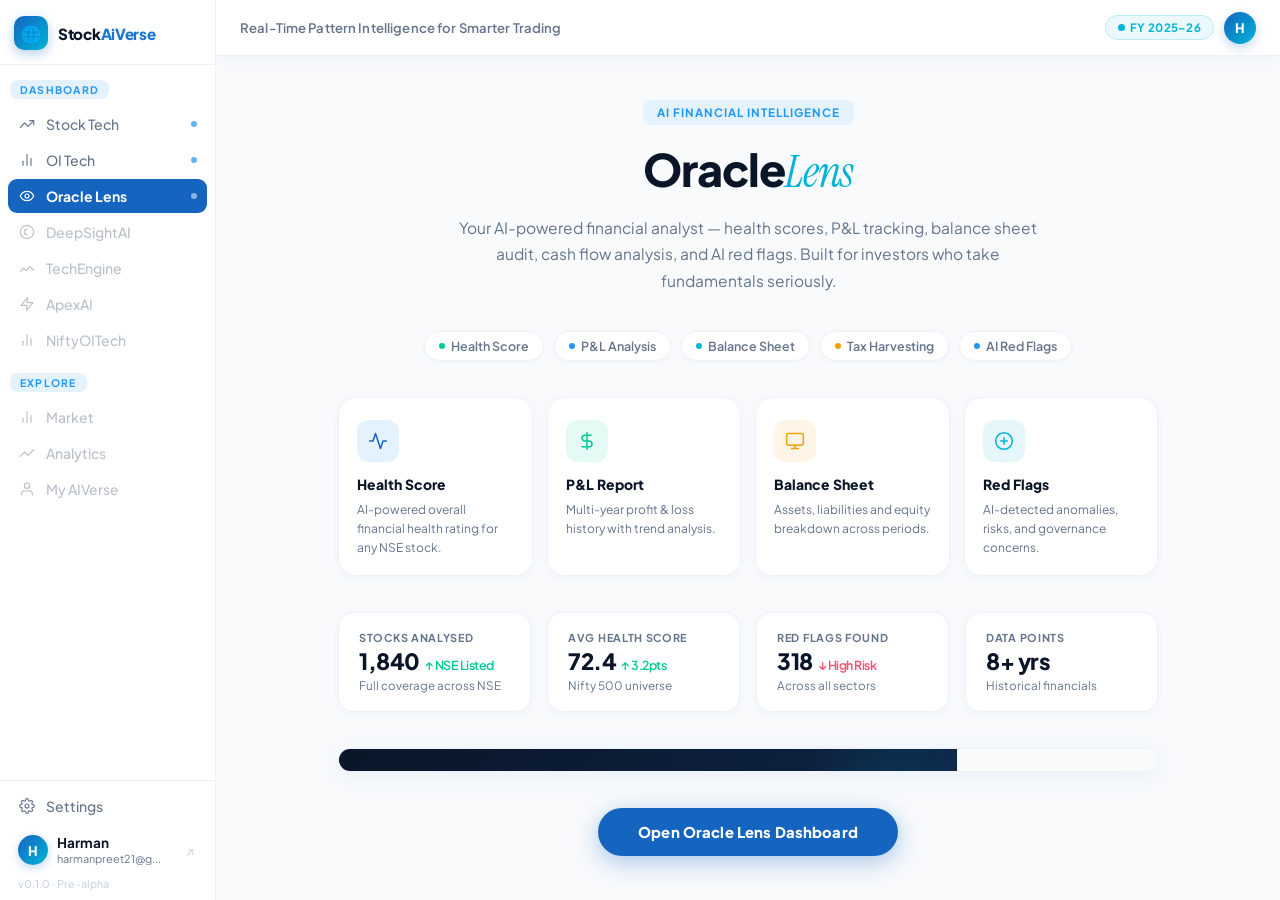
<file: src/oracle-lens.html>
<!doctype html>
<html lang="en">
<head>
  <meta charset="UTF-8" />
  <meta name="viewport" content="width=device-width, initial-scale=1.0" />
  <title>Oracle Lens – StockAiVerse</title>
  <link rel="preconnect" href="https://fonts.googleapis.com" />
  <link href="https://fonts.googleapis.com/css2?family=Plus+Jakarta+Sans:wght@300;400;500;600;700;800&family=Instrument+Serif:ital@0;1&display=swap" rel="stylesheet"/>
  <style>
    *, *::before, *::after { box-sizing: border-box; margin: 0; padding: 0; }

    :root {
      --blue-900: #0a1628;
      --blue-800: #0d2040;
      --blue-700: #0f3460;
      --blue-600: #1565C0;
      --blue-500: #1976D2;
      --blue-400: #2196F3;
      --blue-300: #64B5F6;
      --blue-100: #BBDEFB;
      --blue-50:  #E3F2FD;
      --accent:   #00B4D8;
      --white:    #ffffff;
      --gray-50:  #F8FAFC;
      --gray-100: #EEF2F7;
      --gray-300: #CBD5E1;
      --gray-500: #64748B;
      --gray-700: #334155;
      --green:    #00C897;
      --red:      #FF4B6E;
      --gold:     #F59E0B;
      --font:     'Plus Jakarta Sans', sans-serif;
      --serif:    'Instrument Serif', serif;
    }

    html { scroll-behavior: smooth; }
    body {
      font-family: var(--font);
      background: var(--white);
      color: var(--gray-700);
      overflow: hidden;
      height: 100vh;
      display: flex;
    }
    a    { text-decoration: none; color: inherit; cursor: pointer; }
    button { font-family: var(--font); cursor: pointer; border: none; outline: none; }
    em { font-style: italic; font-family: var(--serif); color: var(--accent); font-weight: 400; }

    /* ════════════════════════════
       SIDEBAR
    ════════════════════════════ */
    .sidebar {
      width: 216px; min-width: 216px; height: 100vh;
      background: var(--white);
      border-right: 1.5px solid var(--gray-100);
      display: flex; flex-direction: column;
      overflow: hidden;
      box-shadow: 2px 0 16px rgba(21,101,192,0.05);
    }
    .sb-logo {
      display: flex; align-items: center; gap: 10px;
      padding: 16px 14px 14px;
      border-bottom: 1.5px solid var(--gray-100); flex-shrink: 0;
    }
    .sb-logo-icon {
      width: 34px; height: 34px; border-radius: 10px;
      background: linear-gradient(135deg, var(--blue-600), var(--accent));
      box-shadow: 0 4px 12px rgba(21,101,192,0.3);
      display: flex; align-items: center; justify-content: center;
      font-size: 16px; flex-shrink: 0;
    }
    .sb-logo-text { font-size: 0.95rem; font-weight: 800; color: var(--blue-900); letter-spacing: -0.3px; }
    .sb-logo-text span { color: var(--blue-500); }

    .sb-nav { flex: 1; overflow-y: auto; overflow-x: hidden; padding: 12px 8px 0; }
    .sb-nav::-webkit-scrollbar { width: 0; }

    .sb-label {
      font-size: 0.65rem; font-weight: 700; text-transform: uppercase; letter-spacing: 0.12em;
      color: var(--blue-400); background: var(--blue-50);
      padding: 3px 10px; border-radius: 8px;
      display: inline-block; margin: 0 2px 8px;
    }
    .sb-item {
      display: flex; align-items: center; justify-content: space-between;
      padding: 8px 10px; border-radius: 9px; margin-bottom: 2px;
      cursor: pointer; color: var(--gray-500);
      font-size: 0.875rem; font-weight: 500;
      transition: all 0.15s; user-select: none;
    }
    .sb-item:hover { background: var(--blue-50); color: var(--blue-600); }
    .sb-item.active { background: var(--blue-600); color: var(--white); font-weight: 700; }
    .sb-item-left { display: flex; align-items: center; gap: 10px; }
    .sb-icon { width: 18px; height: 18px; display: flex; align-items: center; justify-content: center; flex-shrink: 0; }
    .sb-icon svg { width: 16px; height: 16px; stroke: currentColor; fill: none; stroke-width: 1.7; stroke-linecap: round; stroke-linejoin: round; }
    .sb-dot { width: 6px; height: 6px; border-radius: 50%; background: var(--blue-300); flex-shrink: 0; }
    .sb-item.active .sb-dot { background: rgba(255,255,255,0.5); }

    .sb-item.sb-disabled { opacity: 0.45; cursor: not-allowed; position: relative; }
    .sb-item.sb-disabled:hover { background: transparent !important; color: var(--gray-500) !important; }
    .sb-item.sb-disabled .sb-dot,
    .sb-item.sb-disabled .sb-chevron { display: none; }
    .sb-item.sb-disabled::after {
      content: 'Coming Soon'; position: absolute; right: 10px; top: 50%; transform: translateY(-50%);
      background: var(--blue-50); color: var(--blue-400);
      font-size: 0.57rem; font-weight: 700; letter-spacing: 0.05em;
      padding: 2px 7px; border-radius: 5px; white-space: nowrap;
      opacity: 0; transition: opacity 0.18s; pointer-events: none;
    }
    .sb-item.sb-disabled:hover::after { opacity: 1; }
    .sb-chevron { font-size: 10px; color: var(--gray-300); flex-shrink: 0; }
    .sb-explore-gap { margin-top: 14px; }

    .sb-footer { flex-shrink: 0; padding: 8px 8px 6px; border-top: 1.5px solid var(--gray-100); }
    .sb-user {
      display: flex; align-items: center; gap: 9px;
      padding: 8px 10px; border-radius: 9px; cursor: pointer; transition: background 0.15s; margin-bottom: 2px;
    }
    .sb-user:hover { background: var(--blue-50); }
    .sb-avatar {
      width: 30px; height: 30px; border-radius: 50%;
      background: linear-gradient(135deg, var(--blue-600), var(--accent));
      display: flex; align-items: center; justify-content: center;
      font-size: 0.82rem; font-weight: 800; color: var(--white); flex-shrink: 0;
      box-shadow: 0 3px 10px rgba(21,101,192,0.25);
    }
    .sb-user-info { flex: 1; min-width: 0; }
    .sb-user-name { font-size: 0.85rem; font-weight: 700; color: var(--blue-900); line-height: 1.2; }
    .sb-user-email { font-size: 0.68rem; color: var(--gray-500); white-space: nowrap; overflow: hidden; text-overflow: ellipsis; max-width: 110px; }
    .sb-logout { background: none; border: none; color: var(--gray-300); font-size: 14px; cursor: pointer; padding: 2px; transition: color 0.2s; flex-shrink: 0; }
    .sb-logout:hover { color: var(--blue-500); }
    .sb-version { font-size: 0.67rem; color: var(--gray-300); padding: 2px 10px 4px; font-weight: 500; }

    /* ════════════════════════════
       MAIN
    ════════════════════════════ */
    .main { flex: 1; display: flex; flex-direction: column; height: 100vh; overflow: hidden; min-width: 0; background: var(--gray-50); }

    .topbar {
      height: 56px; flex-shrink: 0;
      display: flex; align-items: center;
      padding: 0 24px; border-bottom: 1.5px solid var(--gray-100); gap: 12px;
      background: rgba(255,255,255,0.95); backdrop-filter: blur(16px);
      box-shadow: 0 2px 16px rgba(21,101,192,0.05);
    }
    .topbar-tagline {
      font-size: 0.82rem; font-weight: 600; color: var(--gray-500);
      letter-spacing: 0.01em; white-space: nowrap;
    }
    .search-wrap {
      display: flex; align-items: center; gap: 8px;
      background: var(--gray-50); border: 1.5px solid var(--gray-100);
      border-radius: 10px; padding: 0 14px;
      height: 36px; flex: 1; max-width: 420px;
      transition: border-color 0.2s, box-shadow 0.2s;
    }
    .search-wrap:focus-within { border-color: var(--blue-400); box-shadow: 0 0 0 3px rgba(33,150,243,0.08); }
    .search-wrap svg { width: 14px; height: 14px; stroke: var(--gray-300); fill: none; stroke-width: 2; flex-shrink: 0; }
    .search-wrap input { flex: 1; background: none; border: none; outline: none; font-family: var(--font); font-size: 0.87rem; color: var(--gray-700); }
    .search-wrap input::placeholder { color: var(--gray-300); }
    .topbar-right { margin-left: auto; display: flex; align-items: center; gap: 10px; }
    .topbar-badge {
      display: flex; align-items: center; gap: 5px;
      font-size: 0.72rem; font-weight: 700; color: var(--accent);
      background: rgba(0,180,216,0.08); border: 1.5px solid rgba(0,180,216,0.2);
      padding: 4px 12px; border-radius: 20px; letter-spacing: 0.3px; text-transform: uppercase;
    }
    .topbar-avatar {
      width: 32px; height: 32px; border-radius: 50%;
      background: linear-gradient(135deg, var(--blue-600), var(--accent));
      display: flex; align-items: center; justify-content: center;
      font-size: 0.82rem; font-weight: 800; color: var(--white);
      cursor: pointer; flex-shrink: 0; box-shadow: 0 4px 12px rgba(21,101,192,0.25);
    }

    /* ── CONTENT ── */
    .content {
      flex: 1; overflow-y: auto; padding: 44px 48px;
      display: flex; flex-direction: column; align-items: center;
    }
    .content::-webkit-scrollbar { width: 4px; }
    .content::-webkit-scrollbar-thumb { background: var(--gray-100); border-radius: 4px; }

    /* Label chip */
    .st-label {
      font-size: 0.72rem; font-weight: 700; text-transform: uppercase; letter-spacing: 1px;
      color: var(--blue-400); background: var(--blue-50);
      padding: 5px 14px; border-radius: 8px;
      display: inline-block; margin-bottom: 18px;
      animation: fadeUp 0.45s ease both;
    }

    .st-title {
      font-size: clamp(2rem, 3.5vw, 2.8rem);
      font-weight: 800; color: var(--blue-900);
      margin-bottom: 16px; text-align: center;
      letter-spacing: -1px; line-height: 1.15;
      animation: fadeUp 0.5s ease both; animation-delay: 0.05s;
    }

    .st-desc {
      font-size: 0.97rem; color: var(--gray-500);
      line-height: 1.72; text-align: center;
      max-width: 580px; margin: 0 0 36px;
      animation: fadeUp 0.55s ease both; animation-delay: 0.1s;
    }

    /* Feature pills */
    .feature-row {
      display: flex; gap: 10px; flex-wrap: wrap; justify-content: center;
      margin-bottom: 36px;
      animation: fadeUp 0.55s ease both; animation-delay: 0.15s;
    }
    .feature-pill {
      display: flex; align-items: center; gap: 6px;
      font-size: 0.78rem; font-weight: 600; color: var(--gray-500);
      background: var(--white); border: 1.5px solid var(--gray-100);
      padding: 6px 14px; border-radius: 20px; transition: all 0.2s;
      box-shadow: 0 1px 4px rgba(21,101,192,0.04);
    }
    .feature-pill:hover { border-color: var(--blue-300); color: var(--blue-600); background: var(--blue-50); }
    .feature-pill .dot { width: 6px; height: 6px; border-radius: 50%; background: var(--blue-400); }
    .feature-pill .dot.green { background: var(--green); }
    .feature-pill .dot.cyan  { background: var(--accent); }
    .feature-pill .dot.gold  { background: var(--gold); }

    /* Module Cards */
    .module-grid {
      display: grid; grid-template-columns: repeat(4,1fr); gap: 14px;
      width: 100%; max-width: 820px; margin-bottom: 36px;
      animation: fadeUp 0.6s ease both; animation-delay: 0.2s;
    }
    .mod-card {
      background: var(--white); border: 1.5px solid var(--gray-100);
      border-radius: 18px; padding: 22px 18px 18px;
      transition: all 0.25s; cursor: default;
      box-shadow: 0 2px 10px rgba(21,101,192,0.04);
    }
    .mod-card:hover {
      border-color: var(--blue-300); transform: translateY(-4px);
      box-shadow: 0 16px 40px rgba(21,101,192,0.1);
    }
    .mod-icon {
      width: 42px; height: 42px; border-radius: 12px;
      display: flex; align-items: center; justify-content: center; margin-bottom: 14px;
    }
    .mod-icon svg { width: 20px; height: 20px; stroke: currentColor; fill: none; stroke-width: 1.8; stroke-linecap: round; stroke-linejoin: round; }
    .mod-icon.blue  { background: var(--blue-50);  color: var(--blue-600); }
    .mod-icon.green { background: rgba(0,200,151,0.1); color: var(--green); }
    .mod-icon.gold  { background: rgba(245,158,11,0.1); color: var(--gold); }
    .mod-icon.cyan  { background: rgba(0,180,216,0.1); color: var(--accent); }
    .mod-title { font-size: 0.87rem; font-weight: 800; color: var(--blue-900); margin-bottom: 7px; }
    .mod-desc  { font-size: 0.75rem; color: var(--gray-500); line-height: 1.6; }

    /* Stats row */
    .stats-row {
      display: flex; gap: 16px; width: 100%; max-width: 820px; margin-bottom: 36px;
      animation: fadeUp 0.65s ease both; animation-delay: 0.25s;
    }
    .stat-card {
      flex: 1; background: var(--white); border: 1.5px solid var(--gray-100);
      border-radius: 16px; padding: 18px 20px; transition: all 0.25s;
      box-shadow: 0 2px 10px rgba(21,101,192,0.04);
    }
    .stat-card:hover { border-color: var(--blue-300); box-shadow: 0 12px 40px rgba(21,101,192,0.1); transform: translateY(-3px); }
    .stat-label { font-size: 0.68rem; font-weight: 700; text-transform: uppercase; letter-spacing: 0.7px; color: var(--gray-500); margin-bottom: 6px; }
    .stat-val { font-size: 1.4rem; font-weight: 800; color: var(--blue-900); letter-spacing: -0.5px; line-height: 1; }
    .stat-val .stat-up   { color: var(--green); font-size: 0.78rem; font-weight: 600; margin-left: 5px; }
    .stat-val .stat-down { color: var(--red);   font-size: 0.78rem; font-weight: 600; margin-left: 5px; }
    .stat-sub { font-size: 0.73rem; color: var(--gray-500); margin-top: 5px; }

    /* Highlight card */
    .highlight-card {
      width: 100%; max-width: 820px; margin-bottom: 36px;
      background: var(--white); border: 1.5px solid var(--gray-100);
      border-radius: 20px; overflow: hidden;
      box-shadow: 0 4px 24px rgba(21,101,192,0.07);
      animation: fadeUp 0.6s ease both; animation-delay: 0.22s;
    }
    .hc-inner {
      display: flex; gap: 0; align-items: stretch;
    }
    .hc-left {
      flex: 1; padding: 28px 32px;
      background: linear-gradient(135deg, var(--blue-900) 0%, #0f2a50 100%);
      position: relative; overflow: hidden;
    }
    .hc-left::before {
      content: '';
      position: absolute; top: -40px; right: -40px;
      width: 200px; height: 200px; border-radius: 50%;
      background: radial-gradient(circle, rgba(0,180,216,0.15) 0%, transparent 70%);
    }
    .hc-eyebrow {
      display: flex; align-items: center; gap: 7px;
      font-size: 0.67rem; font-weight: 700; letter-spacing: 1.2px;
      text-transform: uppercase; color: var(--accent); margin-bottom: 12px;
    }
    .hc-eyebrow .live { width: 6px; height: 6px; border-radius: 50%; background: var(--accent); animation: pulse 1.5s infinite; }
    .hc-title { font-size: 1.5rem; font-weight: 800; color: var(--white); letter-spacing: -0.5px; line-height: 1.25; margin-bottom: 10px; }
    .hc-title em { font-style: italic; font-family: var(--serif); color: var(--accent); font-weight: 400; }
    .hc-desc { font-size: 0.83rem; color: rgba(255,255,255,0.6); line-height: 1.7; max-width: 340px; margin-bottom: 18px; }
    .hc-pills { display: flex; gap: 8px; flex-wrap: wrap; }
    .hc-pill {
      font-size: 0.7rem; font-weight: 700; padding: 5px 14px; border-radius: 20px; border: 1px solid;
    }
    .hc-pill.stcg    { background: rgba(255,75,110,0.15); color: #ff7096; border-color: rgba(255,75,110,0.3); }
    .hc-pill.ltcg    { background: rgba(0,200,151,0.15); color: var(--green); border-color: rgba(0,200,151,0.3); }
    .hc-pill.harvest { background: rgba(0,180,216,0.12); color: var(--accent); border-color: rgba(0,180,216,0.3); }
    .hc-pill.itr     { background: rgba(245,158,11,0.12); color: var(--gold); border-color: rgba(245,158,11,0.3); }
    .hc-right {
      width: 200px; flex-shrink: 0; padding: 24px 22px;
      display: flex; flex-direction: column; gap: 14px; justify-content: center;
      background: var(--gray-50); border-left: 1.5px solid var(--gray-100);
    }
    .hc-stat { text-align: right; }
    .hc-stat-label { font-size: 0.65rem; font-weight: 700; text-transform: uppercase; letter-spacing: 0.7px; color: var(--gray-500); margin-bottom: 5px; }
    .hc-stat-val { font-size: 1.35rem; font-weight: 800; letter-spacing: -0.5px; }
    .hc-stat-val.pos { color: var(--green); }
    .hc-stat-val.neg { color: var(--red); }

    /* CTA */
    .enter-btn {
      font-size: 0.925rem; font-weight: 800; color: var(--white);
      background: var(--blue-600); border-radius: 30px;
      padding: 15px 40px; cursor: pointer; letter-spacing: 0.01em;
      transition: all 0.2s; box-shadow: 0 6px 24px rgba(21,101,192,0.35);
      animation: fadeUp 0.7s ease both; animation-delay: 0.3s;
    }
    .enter-btn:hover { background: var(--blue-700); transform: translateY(-2px); box-shadow: 0 10px 32px rgba(21,101,192,0.45); }
    .enter-btn:active { transform: translateY(0); }

    /* Animations */
    @keyframes fadeUp {
      from { opacity: 0; transform: translateY(20px); }
      to   { opacity: 1; transform: translateY(0); }
    }
    @keyframes pulse { 0%,100%{opacity:1;} 50%{opacity:0.45;} }

    /* Toast */
    .toast {
      position: fixed; bottom: 28px; left: 50%;
      transform: translateX(-50%) translateY(20px);
      background: var(--blue-900); color: white;
      padding: 12px 24px; border-radius: 30px;
      font-size: 0.85rem; font-weight: 600;
      opacity: 0; transition: all 0.3s; pointer-events: none; z-index: 9999;
      box-shadow: 0 8px 32px rgba(0,0,0,0.2);
    }
    .toast.show { opacity: 1; transform: translateX(-50%) translateY(0); }
    .live-dot { width: 7px; height: 7px; border-radius: 50%; background: var(--accent); display: inline-block; animation: pulse 1.8s ease-in-out infinite; }
  </style>
</head>
<body>

  <!-- ══════════ SIDEBAR ══════════ -->
  <aside class="sidebar">
    <div class="sb-logo">
      <div class="sb-logo-icon">🌐</div>
      <div class="sb-logo-text">Stock<span>AiVerse</span></div>
    </div>
    <div class="sb-nav">
      <div class="sb-label">Dashboard</div>

      <div class="sb-item" onclick="goTo('stock-tech.html')">
        <div class="sb-item-left">
          <span class="sb-icon"><svg viewBox="0 0 24 24"><polyline points="22 7 13.5 15.5 8.5 10.5 2 17"/><polyline points="16 7 22 7 22 13"/></svg></span>
          Stock Tech
        </div>
        <span class="sb-dot"></span>
      </div>

      <div class="sb-item" onclick="goTo('oi-tech.html')">
        <div class="sb-item-left">
          <span class="sb-icon"><svg viewBox="0 0 24 24"><line x1="18" y1="20" x2="18" y2="10"/><line x1="12" y1="20" x2="12" y2="4"/><line x1="6" y1="20" x2="6" y2="14"/></svg></span>
          OI Tech
        </div>
        <span class="sb-dot"></span>
      </div>

      <div class="sb-item active" onclick="goTo('oracle-lens.html')">
        <div class="sb-item-left">
          <span class="sb-icon"><svg viewBox="0 0 24 24"><circle cx="12" cy="12" r="3"/><path d="M2 12s3-7 10-7 10 7 10 7-3 7-10 7-10-7-10-7z"/></svg></span>
          Oracle Lens
        </div>
        <span class="sb-dot"></span>
      </div>

      <div class="sb-item sb-disabled">
        <div class="sb-item-left">
          <span class="sb-icon"><svg viewBox="0 0 24 24"><circle cx="12" cy="12" r="10"/><path d="M12 8c-2 0-4 1.5-4 4s2 4 4 4"/></svg></span>
          DeepSightAI
        </div>
      </div>

      <div class="sb-item sb-disabled">
        <div class="sb-item-left">
          <span class="sb-icon"><svg viewBox="0 0 24 24"><polyline points="2 17 7 12 11 16 16 10 22 15"/></svg></span>
          TechEngine
        </div>
      </div>

      <div class="sb-item sb-disabled">
        <div class="sb-item-left">
          <span class="sb-icon"><svg viewBox="0 0 24 24"><polygon points="13 2 3 14 12 14 11 22 21 10 12 10 13 2"/></svg></span>
          ApexAI
        </div>
      </div>

      <div class="sb-item sb-disabled">
        <div class="sb-item-left">
          <span class="sb-icon"><svg viewBox="0 0 24 24"><line x1="18" y1="20" x2="18" y2="10"/><line x1="12" y1="20" x2="12" y2="4"/><line x1="6" y1="20" x2="6" y2="14"/></svg></span>
          NiftyOITech
        </div>
      </div>

      <div class="sb-label sb-explore-gap">Explore</div>

      <div class="sb-item sb-disabled">
        <div class="sb-item-left">
          <span class="sb-icon"><svg viewBox="0 0 24 24"><line x1="18" y1="20" x2="18" y2="10"/><line x1="12" y1="20" x2="12" y2="4"/><line x1="6" y1="20" x2="6" y2="14"/></svg></span>
          Market
        </div>
        <span class="sb-chevron">▾</span>
      </div>

      <div class="sb-item sb-disabled">
        <div class="sb-item-left">
          <span class="sb-icon"><svg viewBox="0 0 24 24"><polyline points="22 7 13.5 15.5 8.5 10.5 2 17"/></svg></span>
          Analytics
        </div>
        <span class="sb-chevron">▾</span>
      </div>

      <div class="sb-item sb-disabled">
        <div class="sb-item-left">
          <span class="sb-icon"><svg viewBox="0 0 24 24"><path d="M20 21v-2a4 4 0 0 0-4-4H8a4 4 0 0 0-4 4v2"/><circle cx="12" cy="7" r="4"/></svg></span>
          My AIVerse
        </div>
        <span class="sb-chevron">▾</span>
      </div>
    </div>

    <div class="sb-footer">
      <div class="sb-item" onclick="goTo('settings.html')" style="margin-bottom:4px">
        <div class="sb-item-left">
          <span class="sb-icon"><svg viewBox="0 0 24 24"><circle cx="12" cy="12" r="3"/><path d="M19.4 15a1.65 1.65 0 0 0 .33 1.82l.06.06a2 2 0 0 1-2.83 2.83l-.06-.06a1.65 1.65 0 0 0-1.82-.33 1.65 1.65 0 0 0-1 1.51V21a2 2 0 0 1-4 0v-.09A1.65 1.65 0 0 0 9 19.4a1.65 1.65 0 0 0-1.82.33l-.06.06a2 2 0 0 1-2.83-2.83l.06-.06A1.65 1.65 0 0 0 4.68 15a1.65 1.65 0 0 0-1.51-1H3a2 2 0 0 1 0-4h.09A1.65 1.65 0 0 0 4.6 9a1.65 1.65 0 0 0-.33-1.82l-.06-.06a2 2 0 0 1 2.83-2.83l.06.06A1.65 1.65 0 0 0 9 4.68a1.65 1.65 0 0 0 1-1.51V3a2 2 0 0 1 4 0v.09a1.65 1.65 0 0 0 1 1.51 1.65 1.65 0 0 0 1.82-.33l.06-.06a2 2 0 0 1 2.83 2.83l-.06.06A1.65 1.65 0 0 0 19.4 9a1.65 1.65 0 0 0 1.51 1H21a2 2 0 0 1 0 4h-.09a1.65 1.65 0 0 0-1.51 1z"/></svg></span>
          Settings
        </div>
      </div>
      <div class="sb-user">
        <div class="sb-avatar">H</div>
        <div class="sb-user-info">
          <div class="sb-user-name">Harman</div>
          <div class="sb-user-email">harmanpreet21@g...</div>
        </div>
        <button class="sb-logout" onclick="goTo('index.html')" title="Sign out">↗</button>
      </div>
      <div class="sb-version">v0.1.0 · Pre-alpha</div>
    </div>
  </aside>

  <!-- ══════════ MAIN ══════════ -->
  <div class="main">
    <div class="topbar">
      <div class="topbar-tagline">Real-Time Pattern Intelligence for Smarter Trading</div>
      <div class="topbar-right">
        <div class="topbar-badge"><span class="live-dot"></span>FY 2025–26</div>
        <div class="topbar-avatar">H</div>
      </div>
    </div>

    <div class="content">

      <div class="st-label">AI Financial Intelligence</div>

      <h1 class="st-title">Oracle<em>Lens</em></h1>

      <p class="st-desc">
        Your AI-powered financial analyst — health scores, P&amp;L tracking, balance sheet audit, cash flow analysis, and AI red flags. Built for investors who take fundamentals seriously.
      </p>

      <div class="feature-row">
        <div class="feature-pill"><span class="dot green"></span>Health Score</div>
        <div class="feature-pill"><span class="dot"></span>P&amp;L Analysis</div>
        <div class="feature-pill"><span class="dot cyan"></span>Balance Sheet</div>
        <div class="feature-pill"><span class="dot gold"></span>Tax Harvesting</div>
        <div class="feature-pill"><span class="dot"></span>AI Red Flags</div>
      </div>

      <!-- Module Cards -->
      <div class="module-grid">
        <div class="mod-card">
          <div class="mod-icon blue">
            <svg viewBox="0 0 24 24"><path d="M22 12h-4l-3 9L9 3l-3 9H2"/></svg>
          </div>
          <div class="mod-title">Health Score</div>
          <div class="mod-desc">AI-powered overall financial health rating for any NSE stock.</div>
        </div>
        <div class="mod-card">
          <div class="mod-icon green">
            <svg viewBox="0 0 24 24"><path d="M12 2v20M17 5H9.5a3.5 3.5 0 0 0 0 7h5a3.5 3.5 0 0 1 0 7H6"/></svg>
          </div>
          <div class="mod-title">P&amp;L Report</div>
          <div class="mod-desc">Multi-year profit &amp; loss history with trend analysis.</div>
        </div>
        <div class="mod-card">
          <div class="mod-icon gold">
            <svg viewBox="0 0 24 24"><rect x="2" y="3" width="20" height="14" rx="2"/><line x1="8" y1="21" x2="16" y2="21"/><line x1="12" y1="17" x2="12" y2="21"/></svg>
          </div>
          <div class="mod-title">Balance Sheet</div>
          <div class="mod-desc">Assets, liabilities and equity breakdown across periods.</div>
        </div>
        <div class="mod-card">
          <div class="mod-icon cyan">
            <svg viewBox="0 0 24 24"><circle cx="12" cy="12" r="10"/><line x1="12" y1="8" x2="12" y2="16"/><line x1="8" y1="12" x2="16" y2="12"/></svg>
          </div>
          <div class="mod-title">Red Flags</div>
          <div class="mod-desc">AI-detected anomalies, risks, and governance concerns.</div>
        </div>
      </div>

      <!-- Stats row -->
      <div class="stats-row">
        <div class="stat-card">
          <div class="stat-label">Stocks Analysed</div>
          <div class="stat-val">1,840<span class="stat-up">↑ NSE Listed</span></div>
          <div class="stat-sub">Full coverage across NSE</div>
        </div>
        <div class="stat-card">
          <div class="stat-label">Avg Health Score</div>
          <div class="stat-val">72.4<span class="stat-up">↑ 3.2pts</span></div>
          <div class="stat-sub">Nifty 500 universe</div>
        </div>
        <div class="stat-card">
          <div class="stat-label">Red Flags Found</div>
          <div class="stat-val">318<span class="stat-down">↓ High Risk</span></div>
          <div class="stat-sub">Across all sectors</div>
        </div>
        <div class="stat-card">
          <div class="stat-label">Data Points</div>
          <div class="stat-val">8+ yrs</div>
          <div class="stat-sub">Historical financials</div>
        </div>
      </div>

      <!-- Highlight Card -->
      <div class="highlight-card">
        <div class="hc-inner">
          <div class="hc-left">
            <div class="hc-eyebrow"><span class="live"></span>AI Financial Intelligence</div>
            <div class="hc-title">Understand every stock,<br><em>inside out</em></div>
            <div class="hc-desc">Oracle Lens reads balance sheets, audits P&amp;L, detects governance red flags, and gives you a single health score — so you invest with conviction, not guesswork.</div>
            <div class="hc-pills">
              <span class="hc-pill stcg">STCG 15%</span>
              <span class="hc-pill ltcg">LTCG 10%</span>
              <span class="hc-pill harvest">Tax Harvest</span>
              <span class="hc-pill itr">ITR Ready</span>
            </div>
          </div>
          <div class="hc-right">
            <div class="hc-stat">
              <div class="hc-stat-label">Top Health Score</div>
              <div class="hc-stat-val pos">94 / 100</div>
            </div>
            <div class="hc-stat">
              <div class="hc-stat-label">Avg Red Flags</div>
              <div class="hc-stat-val neg">2.3 / stock</div>
            </div>
          </div>
        </div>
      </div>

      <button class="enter-btn" onclick="goTo('oracle-lens-app.html')">
        Open Oracle Lens Dashboard
      </button>

    </div>
  </div>

  <div class="toast" id="toast"></div>

  <script>
    function goTo(page) {
      const t = document.getElementById('toast');
      t.textContent = 'Navigating to ' + page;
      t.classList.add('show');
      setTimeout(() => t.classList.remove('show'), 2200);
      setTimeout(() => { window.location.href = page; }, 300);
    }
  </script>
</body>
</html>
</file>
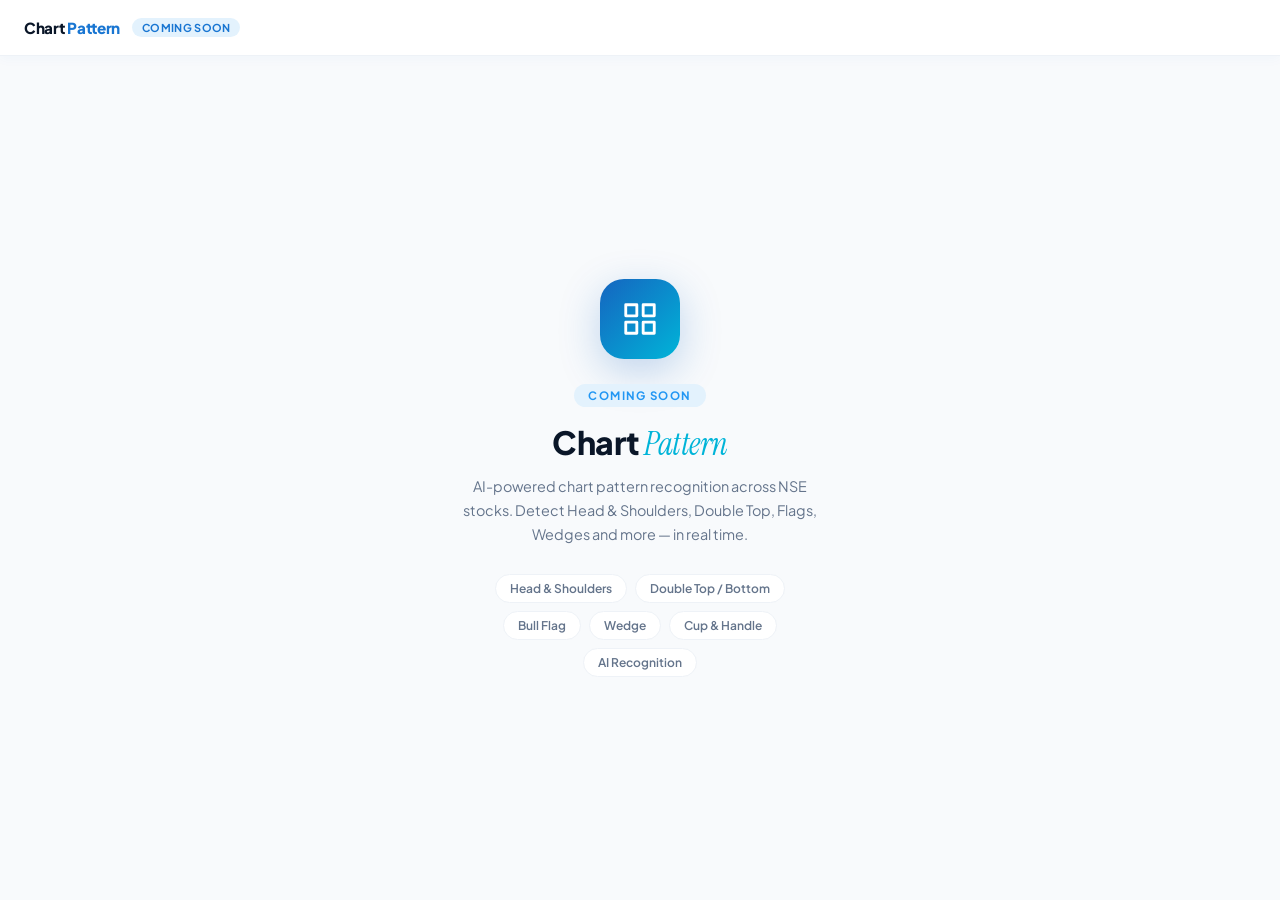
<file: src/pattern-stock.html>
<!doctype html>
<html lang="en">
  <head>
    <meta charset="UTF-8" />
    <meta name="viewport" content="width=device-width, initial-scale=1.0" />
    <title>Pattern – StockAiVerse</title>
    <link rel="preconnect" href="https://fonts.googleapis.com" />
    <link href="https://fonts.googleapis.com/css2?family=Plus+Jakarta+Sans:wght@300;400;500;600;700;800&family=Instrument+Serif:ital@0;1&display=swap" rel="stylesheet"/>
    <style>
      *, *::before, *::after { box-sizing: border-box; margin: 0; padding: 0; }

      :root {
        --blue-900: #0a1628;
        --blue-600: #1565C0;
        --blue-500: #1976D2;
        --blue-400: #2196F3;
        --blue-50:  #E3F2FD;
        --accent:   #00B4D8;
        --white:    #ffffff;
        --gray-50:  #F8FAFC;
        --gray-100: #EEF2F7;
        --gray-300: #CBD5E1;
        --gray-500: #64748B;
        --gray-700: #334155;
        --font:     'Plus Jakarta Sans', sans-serif;
        --serif:    'Instrument Serif', serif;
      }

      body {
        font-family: var(--font);
        background: var(--gray-50);
        color: var(--gray-700);
        display: flex;
        flex-direction: column;
        height: 100vh;
        overflow: hidden;
      }

      /* ── TOPBAR ── */
      .topbar {
        height: 56px;
        flex-shrink: 0;
        display: flex;
        align-items: center;
        padding: 0 24px;
        border-bottom: 1.5px solid var(--gray-100);
        background: rgba(255,255,255,0.95);
        backdrop-filter: blur(16px);
        gap: 12px;
        box-shadow: 0 2px 12px rgba(21,101,192,0.04);
      }
      .pg-title {
        font-family: var(--font); font-size: 0.95rem; font-weight: 800;
        color: var(--blue-900); letter-spacing: -0.3px;
      }
      .pg-title span { color: var(--blue-500); }
      .badge {
        font-size: 0.68rem; font-weight: 700; padding: 3px 10px;
        border-radius: 20px; background: var(--blue-50);
        color: var(--blue-500); letter-spacing: 0.3px; text-transform: uppercase;
      }

      /* ── COMING SOON ── */
      .content {
        flex: 1;
        display: flex;
        align-items: center;
        justify-content: center;
      }
      .coming-soon {
        text-align: center;
        max-width: 420px;
        padding: 40px 24px;
      }
      .cs-icon {
        width: 80px; height: 80px; border-radius: 24px;
        background: linear-gradient(135deg, var(--blue-600), var(--accent));
        display: flex; align-items: center; justify-content: center;
        margin: 0 auto 24px;
        box-shadow: 0 12px 40px rgba(21,101,192,0.25);
      }
      .cs-icon svg {
        width: 38px; height: 38px;
        stroke: white; fill: none;
        stroke-width: 1.8; stroke-linecap: round; stroke-linejoin: round;
      }
      .cs-label {
        font-size: 0.72rem; font-weight: 700; text-transform: uppercase;
        letter-spacing: 0.12em; color: var(--blue-400);
        background: var(--blue-50); padding: 4px 14px; border-radius: 20px;
        display: inline-block; margin-bottom: 16px;
      }
      .cs-title {
        font-family: var(--font); font-size: 2rem; font-weight: 800;
        color: var(--blue-900); line-height: 1.2; letter-spacing: -0.5px;
        margin-bottom: 12px;
      }
      .cs-title em {
        font-style: italic; font-family: var(--serif);
        color: var(--accent); font-weight: 400;
      }
      .cs-desc {
        font-size: 0.9rem; color: var(--gray-500); line-height: 1.65;
        font-weight: 400;
      }
      .cs-features {
        display: flex; flex-wrap: wrap; justify-content: center;
        gap: 8px; margin-top: 28px;
      }
      .cs-tag {
        font-size: 0.75rem; font-weight: 600;
        padding: 6px 14px; border-radius: 20px;
        border: 1.5px solid var(--gray-100);
        color: var(--gray-500); background: var(--white);
      }
    </style>
  </head>
  <body>

    <div class="topbar">
      <div class="pg-title">Chart <span>Pattern</span></div>
      <div class="badge">Coming Soon</div>
    </div>

    <div class="content">
      <div class="coming-soon">
        <div class="cs-icon">
          <svg viewBox="0 0 24 24"><rect x="3" y="3" width="7" height="7"/><rect x="14" y="3" width="7" height="7"/><rect x="14" y="14" width="7" height="7"/><rect x="3" y="14" width="7" height="7"/></svg>
        </div>
        <div class="cs-label">Coming Soon</div>
        <div class="cs-title">Chart <em>Pattern</em></div>
        <div class="cs-desc">
          AI-powered chart pattern recognition across NSE stocks.
          Detect Head &amp; Shoulders, Double Top, Flags, Wedges and more — in real time.
        </div>
        <div class="cs-features">
          <span class="cs-tag">Head &amp; Shoulders</span>
          <span class="cs-tag">Double Top / Bottom</span>
          <span class="cs-tag">Bull Flag</span>
          <span class="cs-tag">Wedge</span>
          <span class="cs-tag">Cup &amp; Handle</span>
          <span class="cs-tag">AI Recognition</span>
        </div>
      </div>
    </div>

  </body>
</html>
</file>
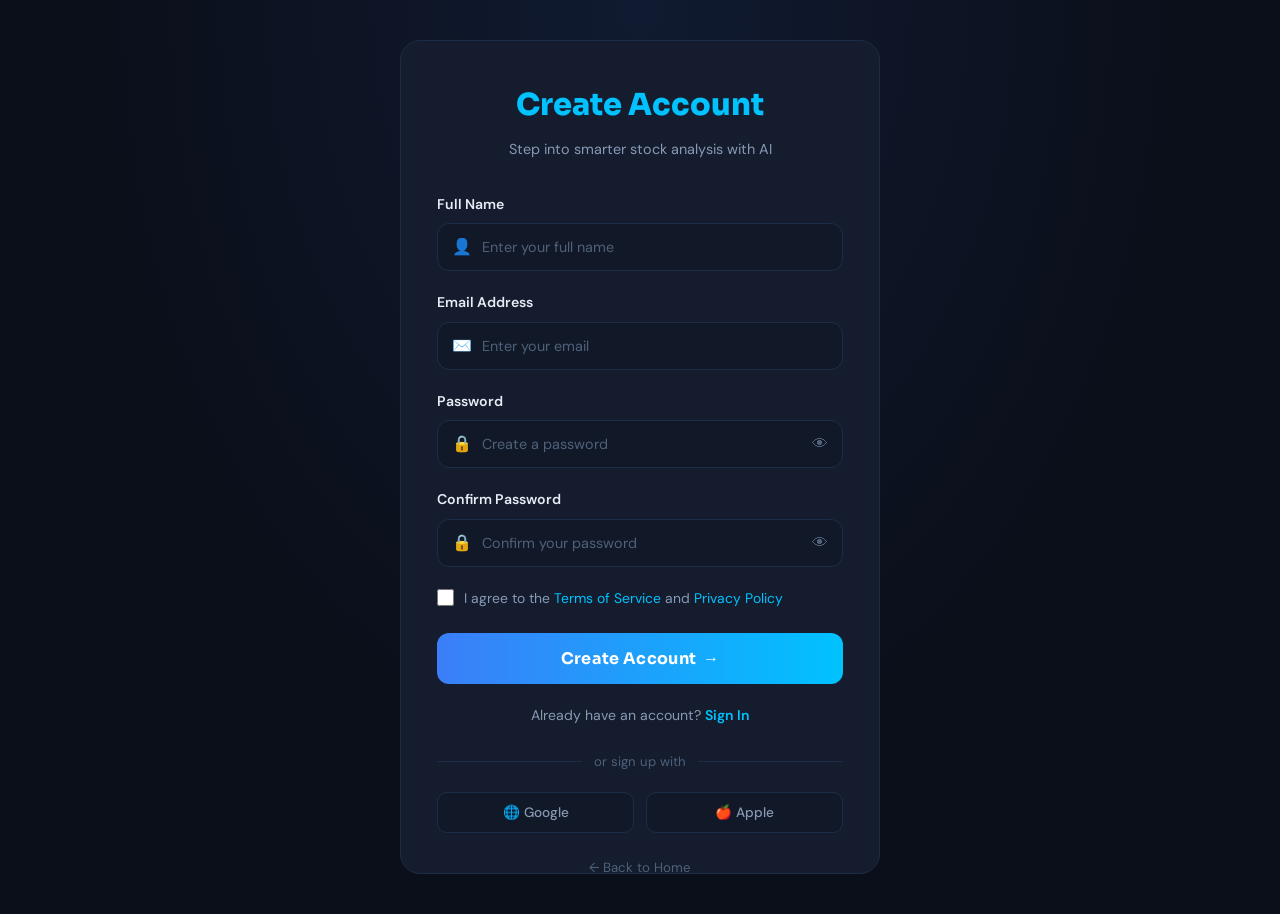
<file: src/signup.html>
<!DOCTYPE html>
<html lang="en">
<head>
  <meta charset="UTF-8"/>
  <meta name="viewport" content="width=device-width, initial-scale=1.0"/>
  <title>Create Account – StockAiVerse</title>
  <link rel="preconnect" href="https://fonts.googleapis.com">
  <link href="https://fonts.googleapis.com/css2?family=Sora:wght@400;600;700;800&family=DM+Sans:wght@300;400;500&display=swap" rel="stylesheet">
  <link rel="stylesheet" href="style.css">
  <style>
    /* ── SIGNUP PAGE SPECIFIC STYLES ── */

    body {
      display: flex;
      align-items: center;
      justify-content: center;
      min-height: 100vh;
      padding: 40px 20px;
      /* Subtle radial glow matching master page */
      background: radial-gradient(ellipse at 50% 0%, rgba(59,126,248,0.1) 0%, transparent 60%), var(--bg-primary);
    }

    /* Card container */
    .auth-card {
      background: var(--bg-card);
      border: 1px solid var(--border);
      border-radius: 20px;
      padding: 40px 36px;
      width: 100%;
      max-width: 480px;
    }

    /* Title */
    .auth-card h1 {
      font-family: 'Sora', sans-serif;
      font-size: 1.9rem;
      font-weight: 800;
      text-align: center;
      color: var(--accent-cyan);
      margin-bottom: 8px;
    }
    .auth-card .subtitle {
      text-align: center;
      font-size: 0.9rem;
      color: var(--text-secondary);
      margin-bottom: 32px;
    }

    /* Form field group */
    .field { margin-bottom: 20px; }
    .field label {
      display: block;
      font-size: 0.88rem;
      font-weight: 600;
      color: var(--text-primary);
      margin-bottom: 8px;
    }

    /* Input wrapper (icon + input) */
    .input-wrap {
      display: flex;
      align-items: center;
      background: var(--bg-secondary);
      border: 1px solid var(--border);
      border-radius: 12px;
      padding: 0 14px;
      gap: 10px;
      transition: border-color 0.2s;
    }
    .input-wrap:focus-within { border-color: var(--accent-blue); }
    .input-wrap .icon { font-size: 16px; color: var(--text-muted); flex-shrink: 0; }
    .input-wrap input {
      flex: 1;
      background: none;
      border: none;
      outline: none;
      padding: 14px 0;
      font-family: 'DM Sans', sans-serif;
      font-size: 0.9rem;
      color: var(--text-primary);
    }
    .input-wrap input::placeholder { color: var(--text-muted); }

    /* Password toggle eye */
    .eye-toggle {
      background: none;
      border: none;
      color: var(--text-muted);
      cursor: pointer;
      font-size: 16px;
      padding: 0;
      flex-shrink: 0;
      transition: color 0.2s;
    }
    .eye-toggle:hover { color: var(--text-secondary); }

    /* Checkbox row */
    .checkbox-row {
      display: flex;
      align-items: center;
      gap: 10px;
      margin-bottom: 24px;
      font-size: 0.87rem;
      color: var(--text-secondary);
    }
    .checkbox-row input[type="checkbox"] {
      width: 17px; height: 17px;
      accent-color: var(--accent-blue);
      cursor: pointer;
      flex-shrink: 0;
    }
    .checkbox-row a { color: var(--accent-cyan); cursor: pointer; }
    .checkbox-row a:hover { text-decoration: underline; }

    /* Full-width CTA */
    .btn-full {
      width: 100%;
      background: linear-gradient(90deg, var(--accent-blue), var(--accent-cyan));
      color: #fff;
      border: none;
      padding: 15px;
      border-radius: 12px;
      font-family: 'Sora', sans-serif;
      font-size: 1rem;
      font-weight: 700;
      cursor: pointer;
      letter-spacing: 0.02em;
      transition: opacity 0.2s, transform 0.15s;
      margin-bottom: 20px;
    }
    .btn-full:hover { opacity: 0.9; transform: translateY(-1px); }

    /* Sign in link */
    .signin-link {
      text-align: center;
      font-size: 0.88rem;
      color: var(--text-secondary);
      margin-bottom: 24px;
    }
    .signin-link a { color: var(--accent-cyan); cursor: pointer; font-weight: 600; }
    .signin-link a:hover { text-decoration: underline; }

    /* Divider */
    .divider {
      display: flex;
      align-items: center;
      gap: 12px;
      color: var(--text-muted);
      font-size: 0.82rem;
      margin-bottom: 20px;
    }
    .divider::before, .divider::after {
      content: '';
      flex: 1;
      height: 1px;
      background: var(--border);
    }

    /* Social buttons row */
    .social-row { display: flex; gap: 12px; }
    .btn-social {
      flex: 1;
      background: var(--bg-secondary);
      border: 1px solid var(--border);
      border-radius: 10px;
      padding: 11px;
      color: var(--text-secondary);
      font-family: 'DM Sans', sans-serif;
      font-size: 0.85rem;
      font-weight: 500;
      cursor: pointer;
      display: flex;
      align-items: center;
      justify-content: center;
      gap: 8px;
      transition: border-color 0.2s, color 0.2s;
    }
    .btn-social:hover { border-color: var(--accent-blue); color: var(--text-primary); }

    /* Back to home */
    .back-home {
      text-align: center;
      margin-top: 24px;
    }
    .back-home a {
      font-size: 0.83rem;
      color: var(--text-muted);
      cursor: pointer;
      transition: color 0.2s;
    }
    .back-home a:hover { color: var(--text-secondary); }
  </style>
</head>
<body>

  <!-- ── CREATE ACCOUNT CARD ── -->
  <div class="auth-card">

    <h1>Create Account</h1>
    <p class="subtitle">Step into smarter stock analysis with AI</p>

    <!-- Full Name -->
    <div class="field">
      <label>Full Name</label>
      <div class="input-wrap">
        <span class="icon">👤</span>
        <input type="text" placeholder="Enter your full name" />
      </div>
    </div>

    <!-- Email -->
    <div class="field">
      <label>Email Address</label>
      <div class="input-wrap">
        <span class="icon">✉️</span>
        <input type="email" placeholder="Enter your email" />
      </div>
    </div>

    <!-- Password -->
    <div class="field">
      <label>Password</label>
      <div class="input-wrap">
        <span class="icon">🔒</span>
        <input type="password" id="pwd" placeholder="Create a password" />
        <button class="eye-toggle" onclick="togglePwd('pwd', this)">👁</button>
      </div>
    </div>

    <!-- Confirm Password -->
    <div class="field">
      <label>Confirm Password</label>
      <div class="input-wrap">
        <span class="icon">🔒</span>
        <input type="password" id="cpwd" placeholder="Confirm your password" />
        <button class="eye-toggle" onclick="togglePwd('cpwd', this)">👁</button>
      </div>
    </div>

    <!-- Terms checkbox -->
    <div class="checkbox-row">
      <input type="checkbox" id="terms" />
      <label for="terms">
        I agree to the <a onclick="goTo('terms.html')">Terms of Service</a> and <a onclick="goTo('privacy.html')">Privacy Policy</a>
      </label>
    </div>

    <!-- CTA -->
    <button class="btn-full" onclick="goTo('dashboard.html')">Create Account &nbsp;→</button>

    <!-- Sign in link -->
    <div class="signin-link">
      Already have an account? <a onclick="goTo('signup.html')">Sign In</a>
    </div>

    <!-- Divider -->
    <div class="divider">or sign up with</div>

    <!-- Social (dummy) -->
    <div class="social-row">
      <button class="btn-social" onclick="showToast('🚧 Google sign-up coming soon')">🌐 Google</button>
      <button class="btn-social" onclick="showToast('🚧 Apple sign-up coming soon')">🍎 Apple</button>
    </div>

  </div>

  <!-- Back to home -->
  <div class="back-home" style="position:fixed; bottom:20px;">
    <a onclick="goTo('index.html')">← Back to Home</a>
  </div>

  <div class="toast" id="toast"></div>
  <script src="navigation.js"></script>

  <script>
    /* Toggle password visibility */
    function togglePwd(id, btn) {
      const inp = document.getElementById(id);
      inp.type = inp.type === 'password' ? 'text' : 'password';
      btn.textContent = inp.type === 'password' ? '👁' : '🙈';
    }
  </script>

</body>
</html>
</file>
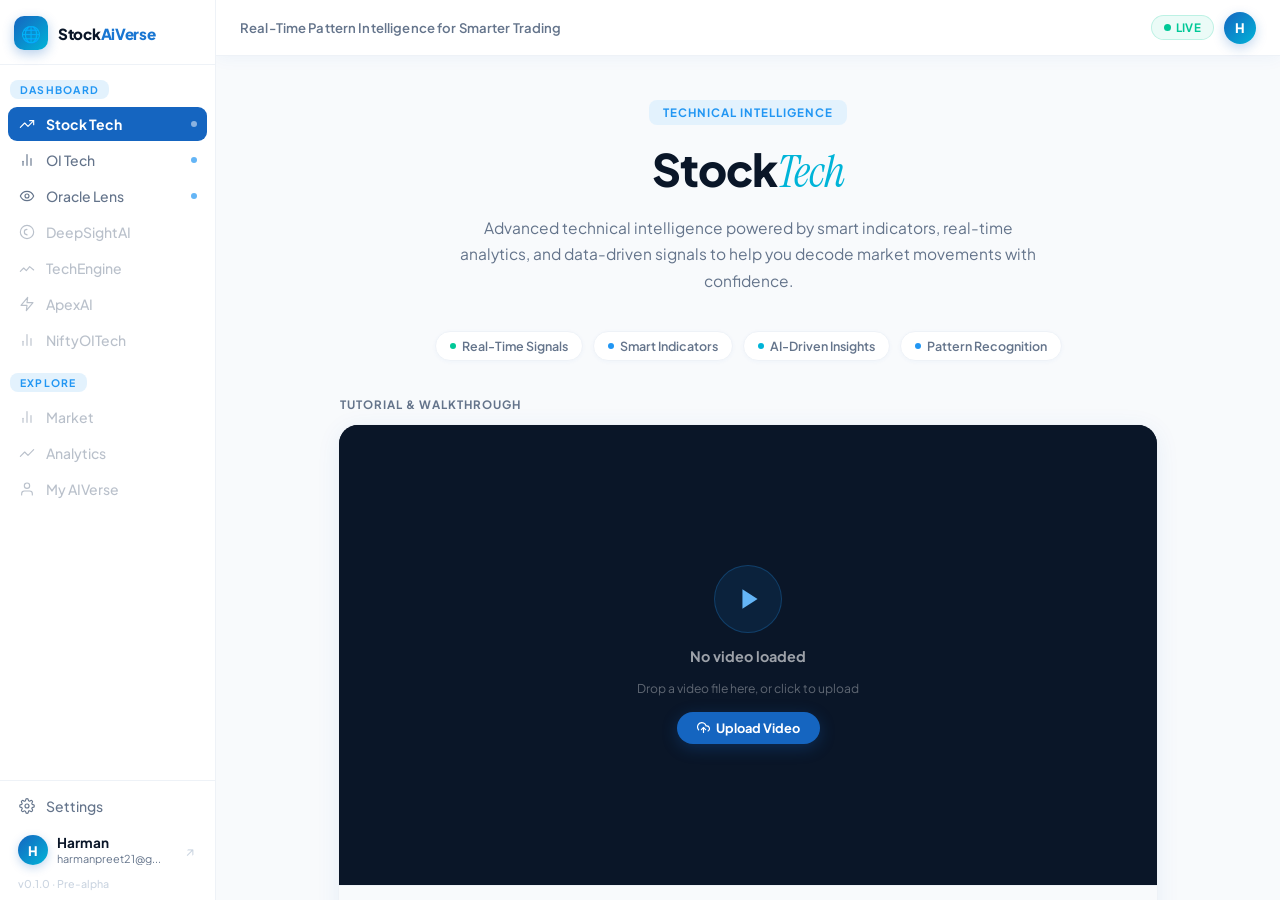
<file: src/stock-tech.html>
<!doctype html>
<html lang="en">
<head>
  <meta charset="UTF-8" />
  <meta name="viewport" content="width=device-width, initial-scale=1.0" />
  <title>Stock Tech – StockAiVerse</title>
  <link rel="preconnect" href="https://fonts.googleapis.com" />
  <link href="https://fonts.googleapis.com/css2?family=Plus+Jakarta+Sans:wght@300;400;500;600;700;800&family=Instrument+Serif:ital@0;1&display=swap" rel="stylesheet"/>
  <style>
    *, *::before, *::after { box-sizing: border-box; margin: 0; padding: 0; }

    :root {
      --blue-900: #0a1628;
      --blue-800: #0d2040;
      --blue-700: #0f3460;
      --blue-600: #1565C0;
      --blue-500: #1976D2;
      --blue-400: #2196F3;
      --blue-300: #64B5F6;
      --blue-100: #BBDEFB;
      --blue-50:  #E3F2FD;
      --accent:   #00B4D8;
      --white:    #ffffff;
      --gray-50:  #F8FAFC;
      --gray-100: #EEF2F7;
      --gray-300: #CBD5E1;
      --gray-500: #64748B;
      --gray-700: #334155;
      --green:    #00C897;
      --red:      #FF4B6E;
      --font:     'Plus Jakarta Sans', sans-serif;
      --serif:    'Instrument Serif', serif;
    }

    html { scroll-behavior: smooth; }
    body {
      font-family: var(--font);
      background: var(--white);
      color: var(--gray-700);
      overflow: hidden;
      height: 100vh;
      display: flex;
    }
    a    { text-decoration: none; color: inherit; cursor: pointer; }
    button { font-family: var(--font); cursor: pointer; border: none; outline: none; }
    em { font-style: italic; font-family: var(--serif); color: var(--accent); font-weight: 400; }

    /* ════════════════════════════
       SIDEBAR
    ════════════════════════════ */
    .sidebar {
      width: 216px;
      min-width: 216px;
      height: 100vh;
      background: var(--white);
      border-right: 1.5px solid var(--gray-100);
      display: flex;
      flex-direction: column;
      overflow: hidden;
      box-shadow: 2px 0 16px rgba(21,101,192,0.05);
    }

    .sb-logo {
      display: flex;
      align-items: center;
      gap: 10px;
      padding: 16px 14px 14px;
      border-bottom: 1.5px solid var(--gray-100);
      flex-shrink: 0;
    }
    .sb-logo-icon {
      width: 34px; height: 34px;
      border-radius: 10px;
      background: linear-gradient(135deg, var(--blue-600), var(--accent));
      box-shadow: 0 4px 12px rgba(21,101,192,0.3);
      display: flex; align-items: center; justify-content: center;
      font-size: 16px; flex-shrink: 0;
    }
    .sb-logo-text {
      font-family: var(--font);
      font-size: 0.95rem; font-weight: 800;
      color: var(--blue-900); letter-spacing: -0.3px;
    }
    .sb-logo-text span { color: var(--blue-500); }

    .sb-nav {
      flex: 1; overflow-y: auto; overflow-x: hidden;
      padding: 12px 8px 0;
    }
    .sb-nav::-webkit-scrollbar { width: 0; }

    .sb-label {
      font-size: 0.65rem; font-weight: 700;
      text-transform: uppercase; letter-spacing: 0.12em;
      color: var(--blue-400);
      background: var(--blue-50);
      padding: 3px 10px; border-radius: 8px;
      display: inline-block;
      margin: 0 2px 8px;
    }

    .sb-item {
      display: flex; align-items: center; justify-content: space-between;
      padding: 8px 10px; border-radius: 9px; margin-bottom: 2px;
      cursor: pointer; color: var(--gray-500);
      font-size: 0.875rem; font-weight: 500;
      transition: all 0.15s; user-select: none;
    }
    .sb-item:hover { background: var(--blue-50); color: var(--blue-600); }
    .sb-item.active {
      background: var(--blue-600);
      color: var(--white); font-weight: 700;
    }
    .sb-item-left { display: flex; align-items: center; gap: 10px; }
    .sb-icon { width: 18px; height: 18px; display: flex; align-items: center; justify-content: center; flex-shrink: 0; }
    .sb-icon svg { width: 16px; height: 16px; stroke: currentColor; fill: none; stroke-width: 1.7; stroke-linecap: round; stroke-linejoin: round; }
    .sb-dot { width: 6px; height: 6px; border-radius: 50%; background: var(--blue-300); flex-shrink: 0; }
    .sb-item.active .sb-dot { background: rgba(255,255,255,0.5); }

    .sb-item.sb-disabled {
      opacity: 0.45; cursor: not-allowed; position: relative;
    }
    .sb-item.sb-disabled:hover { background: transparent !important; color: var(--gray-500) !important; }
    .sb-item.sb-disabled .sb-dot,
    .sb-item.sb-disabled .sb-chevron { display: none; }
    .sb-item.sb-disabled::after {
      content: 'Coming Soon';
      position: absolute; right: 10px; top: 50%; transform: translateY(-50%);
      background: var(--blue-50); color: var(--blue-400);
      font-size: 0.57rem; font-weight: 700; letter-spacing: 0.05em;
      padding: 2px 7px; border-radius: 5px; white-space: nowrap;
      opacity: 0; transition: opacity 0.18s; pointer-events: none;
    }
    .sb-item.sb-disabled:hover::after { opacity: 1; }

    .sb-chevron { font-size: 10px; color: var(--gray-300); flex-shrink: 0; transition: transform 0.2s; }
    .sb-item.open .sb-chevron { transform: rotate(180deg); }

    .sb-sub { overflow: hidden; max-height: 0; transition: max-height 0.22s ease; }
    .sb-sub.open { max-height: 250px; }
    .sb-sub-item {
      display: flex; align-items: center;
      padding: 6px 10px 6px 38px;
      font-size: 0.82rem; color: var(--gray-500);
      border-radius: 7px; cursor: pointer;
      margin-bottom: 1px; transition: all 0.12s;
    }
    .sb-sub-item:hover { background: var(--blue-50); color: var(--blue-600); }

    .sb-explore-gap { margin-top: 14px; }

    .sb-footer {
      flex-shrink: 0; padding: 8px 8px 6px;
      border-top: 1.5px solid var(--gray-100);
    }
    .sb-user {
      display: flex; align-items: center; gap: 9px;
      padding: 8px 10px; border-radius: 9px;
      cursor: pointer; transition: background 0.15s; margin-bottom: 2px;
    }
    .sb-user:hover { background: var(--blue-50); }
    .sb-avatar {
      width: 30px; height: 30px; border-radius: 50%;
      background: linear-gradient(135deg, var(--blue-600), var(--accent));
      display: flex; align-items: center; justify-content: center;
      font-size: 0.82rem; font-weight: 800; color: var(--white); flex-shrink: 0;
      box-shadow: 0 3px 10px rgba(21,101,192,0.25);
    }
    .sb-user-info { flex: 1; min-width: 0; }
    .sb-user-name { font-size: 0.85rem; font-weight: 700; color: var(--blue-900); line-height: 1.2; }
    .sb-user-email { font-size: 0.68rem; color: var(--gray-500); white-space: nowrap; overflow: hidden; text-overflow: ellipsis; max-width: 110px; }
    .sb-logout {
      background: none; border: none; color: var(--gray-300);
      font-size: 14px; cursor: pointer; padding: 2px;
      transition: color 0.2s; flex-shrink: 0;
    }
    .sb-logout:hover { color: var(--blue-500); }
    .sb-version { font-size: 0.67rem; color: var(--gray-300); padding: 2px 10px 4px; font-weight: 500; }

    /* ════════════════════════════
       MAIN
    ════════════════════════════ */
    .main {
      flex: 1; display: flex; flex-direction: column;
      height: 100vh; overflow: hidden; min-width: 0;
      background: var(--gray-50);
    }

    .topbar {
      height: 56px; flex-shrink: 0;
      display: flex; align-items: center;
      padding: 0 24px;
      border-bottom: 1.5px solid var(--gray-100);
      gap: 12px;
      background: rgba(255,255,255,0.95);
      backdrop-filter: blur(16px);
      box-shadow: 0 2px 16px rgba(21,101,192,0.05);
    }
    .topbar-tagline {
      font-size: 0.82rem; font-weight: 600; color: var(--gray-500);
      letter-spacing: 0.01em; white-space: nowrap;
    }
    .search-wrap {
      display: flex; align-items: center; gap: 8px;
      background: var(--gray-50); border: 1.5px solid var(--gray-100);
      border-radius: 10px; padding: 0 14px;
      height: 36px; flex: 1; max-width: 420px;
      transition: border-color 0.2s, box-shadow 0.2s;
    }
    .search-wrap:focus-within {
      border-color: var(--blue-400);
      box-shadow: 0 0 0 3px rgba(33,150,243,0.08);
    }
    .search-wrap svg { width: 14px; height: 14px; stroke: var(--gray-300); fill: none; stroke-width: 2; flex-shrink: 0; }
    .search-wrap input { flex: 1; background: none; border: none; outline: none; font-family: var(--font); font-size: 0.87rem; color: var(--gray-700); }
    .search-wrap input::placeholder { color: var(--gray-300); }

    .topbar-right { margin-left: auto; display: flex; align-items: center; gap: 10px; }
    .topbar-badge {
      display: flex; align-items: center; gap: 5px;
      font-size: 0.72rem; font-weight: 700;
      color: var(--green);
      background: rgba(0,200,151,0.08);
      border: 1.5px solid rgba(0,200,151,0.2);
      padding: 4px 12px; border-radius: 20px; letter-spacing: 0.3px;
      text-transform: uppercase;
    }
    .topbar-avatar {
      width: 32px; height: 32px; border-radius: 50%;
      background: linear-gradient(135deg, var(--blue-600), var(--accent));
      display: flex; align-items: center; justify-content: center;
      font-size: 0.82rem; font-weight: 800; color: var(--white);
      cursor: pointer; flex-shrink: 0;
      box-shadow: 0 4px 12px rgba(21,101,192,0.25);
    }

    /* ── CONTENT ── */
    .content {
      flex: 1; overflow-y: auto;
      padding: 44px 48px;
      display: flex; flex-direction: column; align-items: center;
    }
    .content::-webkit-scrollbar { width: 4px; }
    .content::-webkit-scrollbar-thumb { background: var(--gray-100); border-radius: 4px; }

    /* Label chip */
    .st-label {
      font-size: 0.72rem; font-weight: 700;
      text-transform: uppercase; letter-spacing: 1px;
      color: var(--blue-400);
      background: var(--blue-50);
      padding: 5px 14px; border-radius: 8px;
      display: inline-block; margin-bottom: 18px;
      animation: fadeUp 0.45s ease both;
    }

    /* Heading */
    .st-title {
      font-size: clamp(2rem, 3.5vw, 2.8rem);
      font-weight: 800; color: var(--blue-900);
      margin-bottom: 16px; text-align: center;
      letter-spacing: -1px; line-height: 1.15;
      animation: fadeUp 0.5s ease both; animation-delay: 0.05s;
    }

    /* Description */
    .st-desc {
      font-size: 0.97rem; color: var(--gray-500);
      line-height: 1.72; text-align: center;
      max-width: 580px; margin: 0 0 36px;
      animation: fadeUp 0.55s ease both; animation-delay: 0.1s;
    }

    /* Feature pills */
    .feature-row {
      display: flex; gap: 10px; flex-wrap: wrap;
      justify-content: center; margin-bottom: 36px;
      animation: fadeUp 0.55s ease both; animation-delay: 0.15s;
    }
    .feature-pill {
      display: flex; align-items: center; gap: 6px;
      font-size: 0.78rem; font-weight: 600; color: var(--gray-500);
      background: var(--white); border: 1.5px solid var(--gray-100);
      padding: 6px 14px; border-radius: 20px; transition: all 0.2s;
      box-shadow: 0 1px 4px rgba(21,101,192,0.04);
    }
    .feature-pill:hover {
      border-color: var(--blue-300); color: var(--blue-600);
      background: var(--blue-50);
    }
    .feature-pill .dot { width: 6px; height: 6px; border-radius: 50%; background: var(--blue-400); }
    .feature-pill .dot.green { background: var(--green); }
    .feature-pill .dot.cyan  { background: var(--accent); }

    /* ── VIDEO SECTION ── */
    .video-section {
      width: 100%; max-width: 820px; margin-bottom: 36px;
      animation: fadeUp 0.6s ease both; animation-delay: 0.2s;
    }
    .video-section-label {
      font-size: 0.72rem; font-weight: 700;
      text-transform: uppercase; letter-spacing: 1px;
      color: var(--gray-500); margin-bottom: 12px; padding-left: 2px;
    }

    .video-player-card {
      background: var(--white);
      border: 1.5px solid var(--gray-100);
      border-radius: 20px; overflow: hidden;
      box-shadow: 0 4px 24px rgba(21,101,192,0.07);
      transition: border-color 0.25s, box-shadow 0.25s;
    }
    .video-player-card:hover {
      border-color: var(--blue-300);
      box-shadow: 0 16px 48px rgba(21,101,192,0.12);
    }

    .video-viewport {
      position: relative; width: 100%; aspect-ratio: 16 / 9;
      background: var(--blue-900); overflow: hidden;
    }
    .video-viewport video { width: 100%; height: 100%; object-fit: cover; display: block; }

    .vid-gradient {
      position: absolute; inset: 0;
      background: linear-gradient(to top, rgba(10,22,40,0.85) 0%, rgba(10,22,40,0.2) 30%, transparent 55%);
      pointer-events: none;
    }

    .vid-progress {
      position: absolute; bottom: 52px; left: 16px; right: 16px;
      display: flex; align-items: center; gap: 10px; z-index: 4;
    }
    .vid-scrubber {
      flex: 1; -webkit-appearance: none;
      height: 3px; border-radius: 3px;
      background: rgba(255,255,255,0.25);
      outline: none; cursor: pointer; transition: height 0.15s;
    }
    .vid-scrubber:hover { height: 5px; }
    .vid-scrubber::-webkit-slider-thumb {
      -webkit-appearance: none; width: 13px; height: 13px;
      border-radius: 50%; background: var(--blue-400);
      cursor: pointer; box-shadow: 0 0 8px rgba(33,150,243,0.7);
    }
    .vid-time { font-size: 0.7rem; font-weight: 600; color: rgba(255,255,255,0.7); white-space: nowrap; min-width: 36px; }

    .vid-controls {
      position: absolute; bottom: 0; left: 0; right: 0;
      height: 50px; display: flex; align-items: center;
      padding: 0 16px; gap: 6px; z-index: 5;
    }
    .vid-btn {
      width: 36px; height: 36px; border-radius: 50%;
      background: rgba(255,255,255,0.15); border: 1px solid rgba(255,255,255,0.2);
      color: white; display: flex; align-items: center; justify-content: center;
      cursor: pointer; transition: all 0.18s; flex-shrink: 0; backdrop-filter: blur(6px);
    }
    .vid-btn:hover {
      background: var(--blue-600); border-color: var(--blue-600);
      transform: scale(1.06); box-shadow: 0 4px 14px rgba(21,101,192,0.5);
    }
    .vid-btn svg { width: 16px; height: 16px; stroke: none; fill: white; }
    .vid-btn.pause-btn svg { width: 14px; height: 14px; }

    .vid-mute-btn {
      width: 36px; height: 36px; border-radius: 50%;
      background: rgba(255,255,255,0.1); border: 1px solid rgba(255,255,255,0.15);
      color: white; display: flex; align-items: center; justify-content: center;
      cursor: pointer; transition: all 0.18s; flex-shrink: 0; backdrop-filter: blur(6px);
    }
    .vid-mute-btn:hover { background: rgba(255,255,255,0.2); border-color: rgba(255,255,255,0.3); }
    .vid-mute-btn svg { width: 16px; height: 16px; stroke: white; fill: none; stroke-width: 2; stroke-linecap: round; }
    .vid-mute-btn.muted svg { stroke: var(--red); }

    .vid-controls-right { margin-left: auto; display: flex; align-items: center; gap: 8px; }
    .vid-fullscreen-btn {
      background: none; border: none; color: rgba(255,255,255,0.6);
      cursor: pointer; padding: 4px; display: flex; align-items: center; transition: color 0.15s;
    }
    .vid-fullscreen-btn:hover { color: white; }
    .vid-fullscreen-btn svg { width: 16px; height: 16px; stroke: currentColor; fill: none; stroke-width: 2; }

    .vid-placeholder {
      position: absolute; inset: 0;
      display: flex; flex-direction: column;
      align-items: center; justify-content: center;
      gap: 14px; background: var(--blue-900); z-index: 6;
    }
    .vid-ph-icon {
      width: 68px; height: 68px; border-radius: 50%;
      background: rgba(33,150,243,0.1); border: 1.5px solid rgba(33,150,243,0.25);
      display: flex; align-items: center; justify-content: center;
    }
    .vid-ph-icon svg { width: 26px; height: 26px; fill: var(--blue-300); stroke: none; margin-left: 4px; }
    .vid-ph-title { font-size: 0.9rem; font-weight: 700; color: rgba(255,255,255,0.6); }
    .vid-ph-sub { font-size: 0.76rem; color: rgba(255,255,255,0.35); text-align: center; max-width: 260px; line-height: 1.5; }
    .vid-ph-btn {
      display: flex; align-items: center; gap: 6px;
      font-size: 0.8rem; font-weight: 700; color: white;
      background: var(--blue-600); border: none; border-radius: 20px;
      padding: 8px 20px; cursor: pointer; transition: all 0.2s;
      box-shadow: 0 4px 16px rgba(21,101,192,0.3);
    }
    .vid-ph-btn:hover { background: var(--blue-700); transform: translateY(-1px); }
    .vid-ph-btn svg { width: 13px; height: 13px; stroke: white; fill: none; stroke-width: 2.2; stroke-linecap: round; }

    /* Info bar */
    .vid-info-bar {
      display: flex; align-items: center; justify-content: space-between;
      padding: 12px 18px; border-top: 1.5px solid var(--gray-100);
      background: var(--gray-50);
    }
    .vid-info-left { flex: 1; min-width: 0; }
    .vid-info-name {
      font-size: 0.85rem; font-weight: 700; color: var(--blue-900);
      white-space: nowrap; overflow: hidden; text-overflow: ellipsis; max-width: 400px;
    }
    .vid-info-meta { font-size: 0.7rem; color: var(--gray-500); margin-top: 2px; }
    .vid-info-right { display: flex; gap: 8px; }
    .vid-tag-btn {
      display: flex; align-items: center; gap: 5px;
      font-size: 0.74rem; font-weight: 600; color: var(--gray-500);
      background: var(--white); border: 1.5px solid var(--gray-100);
      border-radius: 20px; padding: 5px 12px; cursor: pointer; transition: all 0.18s;
    }
    .vid-tag-btn:hover { border-color: var(--blue-400); color: var(--blue-500); background: var(--blue-50); }
    .vid-tag-btn svg { width: 12px; height: 12px; stroke: currentColor; fill: none; stroke-width: 2; stroke-linecap: round; }

    /* Stats row */
    .stats-row {
      display: flex; gap: 16px; width: 100%; max-width: 780px;
      margin-bottom: 36px;
      animation: fadeUp 0.65s ease both; animation-delay: 0.25s;
    }
    .stat-card {
      flex: 1; background: var(--white);
      border: 1.5px solid var(--gray-100);
      border-radius: 16px; padding: 18px 20px;
      transition: all 0.25s; cursor: default;
      box-shadow: 0 2px 10px rgba(21,101,192,0.04);
    }
    .stat-card:hover {
      border-color: var(--blue-300);
      box-shadow: 0 12px 40px rgba(21,101,192,0.1);
      transform: translateY(-3px);
    }
    .stat-label {
      font-size: 0.68rem; font-weight: 700;
      text-transform: uppercase; letter-spacing: 0.7px;
      color: var(--gray-500); margin-bottom: 6px;
    }
    .stat-val {
      font-size: 1.4rem; font-weight: 800;
      color: var(--blue-900); letter-spacing: -0.5px; line-height: 1;
    }
    .stat-val .stat-up   { color: var(--green); font-size: 0.78rem; font-weight: 600; margin-left: 5px; }
    .stat-val .stat-down { color: var(--red);   font-size: 0.78rem; font-weight: 600; margin-left: 5px; }
    .stat-sub { font-size: 0.73rem; color: var(--gray-500); margin-top: 5px; }

    /* CTA Button */
    .enter-btn {
      font-size: 0.925rem; font-weight: 800; color: var(--white);
      background: var(--blue-600); border-radius: 30px;
      padding: 15px 40px; cursor: pointer; letter-spacing: 0.01em;
      transition: all 0.2s; box-shadow: 0 6px 24px rgba(21,101,192,0.35);
      animation: fadeUp 0.7s ease both; animation-delay: 0.3s;
    }
    .enter-btn:hover {
      background: var(--blue-700); transform: translateY(-2px);
      box-shadow: 0 10px 32px rgba(21,101,192,0.45);
    }
    .enter-btn:active { transform: translateY(0); }

    /* ── ANIMATIONS ── */
    @keyframes fadeUp {
      from { opacity: 0; transform: translateY(20px); }
      to   { opacity: 1; transform: translateY(0); }
    }
    @keyframes pulse {
      0%, 100% { opacity: 1; }
      50%       { opacity: 0.45; }
    }

    /* ── TOAST ── */
    .toast {
      position: fixed; bottom: 28px; left: 50%;
      transform: translateX(-50%) translateY(20px);
      background: var(--blue-900); color: white;
      padding: 12px 24px; border-radius: 30px;
      font-size: 0.85rem; font-weight: 600;
      opacity: 0; transition: all 0.3s;
      pointer-events: none; z-index: 9999;
      box-shadow: 0 8px 32px rgba(0,0,0,0.2);
    }
    .toast.show { opacity: 1; transform: translateX(-50%) translateY(0); }

    .live-dot {
      width: 7px; height: 7px; border-radius: 50%;
      background: var(--green); display: inline-block;
      animation: pulse 1.8s ease-in-out infinite;
    }
  </style>
</head>
<body>

  <!-- ══════════ SIDEBAR ══════════ -->
  <aside class="sidebar">
    <div class="sb-logo">
      <div class="sb-logo-icon">🌐</div>
      <div class="sb-logo-text">Stock<span>AiVerse</span></div>
    </div>

    <div class="sb-nav">
      <div class="sb-label">Dashboard</div>

      <div class="sb-item active" onclick="goTo('stock-tech.html')">
        <div class="sb-item-left">
          <span class="sb-icon"><svg viewBox="0 0 24 24"><polyline points="22 7 13.5 15.5 8.5 10.5 2 17"/><polyline points="16 7 22 7 22 13"/></svg></span>
          Stock Tech
        </div>
        <span class="sb-dot"></span>
      </div>

      <div class="sb-item" onclick="goTo('oi-tech.html')">
        <div class="sb-item-left">
          <span class="sb-icon"><svg viewBox="0 0 24 24"><line x1="18" y1="20" x2="18" y2="10"/><line x1="12" y1="20" x2="12" y2="4"/><line x1="6" y1="20" x2="6" y2="14"/></svg></span>
          OI Tech
        </div>
        <span class="sb-dot"></span>
      </div>

      <div class="sb-item" onclick="goTo('oracle-lens.html')">
        <div class="sb-item-left">
          <span class="sb-icon"><svg viewBox="0 0 24 24"><circle cx="12" cy="12" r="3"/><path d="M2 12s3-7 10-7 10 7 10 7-3 7-10 7-10-7-10-7z"/></svg></span>
          Oracle Lens
        </div>
        <span class="sb-dot"></span>
      </div>

      <div class="sb-item sb-disabled">
        <div class="sb-item-left">
          <span class="sb-icon"><svg viewBox="0 0 24 24"><circle cx="12" cy="12" r="10"/><path d="M12 8c-2 0-4 1.5-4 4s2 4 4 4"/><circle cx="12" cy="17" r="0.6" fill="currentColor" stroke="none"/></svg></span>
          DeepSightAI
        </div>
        <span class="sb-dot"></span>
      </div>

      <div class="sb-item sb-disabled">
        <div class="sb-item-left">
          <span class="sb-icon"><svg viewBox="0 0 24 24"><polyline points="2 17 7 12 11 16 16 10 22 15"/></svg></span>
          TechEngine
        </div>
        <span class="sb-dot"></span>
      </div>

      <div class="sb-item sb-disabled">
        <div class="sb-item-left">
          <span class="sb-icon"><svg viewBox="0 0 24 24"><polygon points="13 2 3 14 12 14 11 22 21 10 12 10 13 2"/></svg></span>
          ApexAI
        </div>
        <span class="sb-dot"></span>
      </div>

      <div class="sb-item sb-disabled">
        <div class="sb-item-left">
          <span class="sb-icon"><svg viewBox="0 0 24 24"><line x1="18" y1="20" x2="18" y2="10"/><line x1="12" y1="20" x2="12" y2="4"/><line x1="6" y1="20" x2="6" y2="14"/></svg></span>
          NiftyOITech
        </div>
        <span class="sb-dot"></span>
      </div>

      <div class="sb-label sb-explore-gap">Explore</div>

      <div class="sb-item sb-disabled" id="nav-market">
        <div class="sb-item-left">
          <span class="sb-icon"><svg viewBox="0 0 24 24"><line x1="18" y1="20" x2="18" y2="10"/><line x1="12" y1="20" x2="12" y2="4"/><line x1="6" y1="20" x2="6" y2="14"/></svg></span>
          Market
        </div>
        <span class="sb-chevron" id="chev-market">▾</span>
      </div>
      <div class="sb-sub" id="sub-market">
        <div class="sb-sub-item" onclick="goTo('market-home.html')">Market Home</div>
        <div class="sb-sub-item" onclick="goTo('indices.html')">Indices</div>
        <div class="sb-sub-item" onclick="goTo('trending-stocks.html')">Trending Stocks</div>
        <div class="sb-sub-item" onclick="goTo('news-updates.html')">News &amp; Updates</div>
      </div>

      <div class="sb-item sb-disabled" id="nav-analytics">
        <div class="sb-item-left">
          <span class="sb-icon"><svg viewBox="0 0 24 24"><polyline points="22 7 13.5 15.5 8.5 10.5 2 17"/></svg></span>
          Analytics
        </div>
        <span class="sb-chevron" id="chev-analytics">▾</span>
      </div>
      <div class="sb-sub" id="sub-analytics">
        <div class="sb-sub-item" onclick="goTo('analytics-home.html')">Analytics Home</div>
        <div class="sb-sub-item" onclick="goTo('chart-patterns.html')">Chart Patterns</div>
        <div class="sb-sub-item" onclick="goTo('trading-strategies.html')">Trading Strategies</div>
      </div>

      <div class="sb-item sb-disabled" id="nav-myaiverse">
        <div class="sb-item-left">
          <span class="sb-icon"><svg viewBox="0 0 24 24"><path d="M20 21v-2a4 4 0 0 0-4-4H8a4 4 0 0 0-4 4v2"/><circle cx="12" cy="7" r="4"/></svg></span>
          My AIVerse
        </div>
        <span class="sb-chevron" id="chev-myaiverse">▾</span>
      </div>
      <div class="sb-sub" id="sub-myaiverse">
        <div class="sb-sub-item" onclick="goTo('watchlist.html')">Watchlist</div>
        <div class="sb-sub-item" onclick="goTo('settings.html')">Settings</div>
      </div>
    </div>

    <div class="sb-footer">
      <div class="sb-item" onclick="goTo('settings.html')" style="margin-bottom:4px">
        <div class="sb-item-left">
          <span class="sb-icon"><svg viewBox="0 0 24 24"><circle cx="12" cy="12" r="3"/><path d="M19.4 15a1.65 1.65 0 0 0 .33 1.82l.06.06a2 2 0 0 1-2.83 2.83l-.06-.06a1.65 1.65 0 0 0-1.82-.33 1.65 1.65 0 0 0-1 1.51V21a2 2 0 0 1-4 0v-.09A1.65 1.65 0 0 0 9 19.4a1.65 1.65 0 0 0-1.82.33l-.06.06a2 2 0 0 1-2.83-2.83l.06-.06A1.65 1.65 0 0 0 4.68 15a1.65 1.65 0 0 0-1.51-1H3a2 2 0 0 1 0-4h.09A1.65 1.65 0 0 0 4.6 9a1.65 1.65 0 0 0-.33-1.82l-.06-.06a2 2 0 0 1 2.83-2.83l.06.06A1.65 1.65 0 0 0 9 4.68a1.65 1.65 0 0 0 1-1.51V3a2 2 0 0 1 4 0v.09a1.65 1.65 0 0 0 1 1.51 1.65 1.65 0 0 0 1.82-.33l.06-.06a2 2 0 0 1 2.83 2.83l-.06.06A1.65 1.65 0 0 0 19.4 9a1.65 1.65 0 0 0 1.51 1H21a2 2 0 0 1 0 4h-.09a1.65 1.65 0 0 0-1.51 1z"/></svg></span>
          Settings
        </div>
      </div>
      <div class="sb-user">
        <div class="sb-avatar">H</div>
        <div class="sb-user-info">
          <div class="sb-user-name">Harman</div>
          <div class="sb-user-email">harmanpreet21@g...</div>
        </div>
        <button class="sb-logout" onclick="goTo('index.html')" title="Sign out">↗</button>
      </div>
      <div class="sb-version">v0.1.0 · Pre-alpha</div>
    </div>
  </aside>

  <!-- ══════════ MAIN ══════════ -->
  <div class="main">
    <div class="topbar">
      <div class="topbar-tagline">Real-Time Pattern Intelligence for Smarter Trading</div>
      <div class="topbar-right">
        <div class="topbar-badge"><span class="live-dot"></span>Live</div>
        <div class="topbar-avatar">H</div>
      </div>
    </div>

    <div class="content">

      <div class="st-label">Technical Intelligence</div>

      <h1 class="st-title">Stock<em>Tech</em></h1>

      <p class="st-desc">
        Advanced technical intelligence powered by smart indicators, real-time analytics, and data-driven signals to help you decode market movements with confidence.
      </p>

      <div class="feature-row">
        <div class="feature-pill"><span class="dot green"></span>Real-Time Signals</div>
        <div class="feature-pill"><span class="dot"></span>Smart Indicators</div>
        <div class="feature-pill"><span class="dot cyan"></span>AI-Driven Insights</div>
        <div class="feature-pill"><span class="dot"></span>Pattern Recognition</div>
      </div>

      <!-- VIDEO SECTION -->
      <div class="video-section">
        <div class="video-section-label">Tutorial &amp; Walkthrough</div>

        <div class="video-player-card">
          <div class="video-viewport" id="video-viewport">
            <video id="main-video" autoplay muted loop playsinline
                   onloadedmetadata="onVideoMeta()"
                   ontimeupdate="onTimeUpdate()">
            </video>
            <div class="vid-gradient"></div>
            <div class="vid-progress">
              <span class="vid-time" id="vid-current">0:00</span>
              <input type="range" class="vid-scrubber" id="vid-scrubber" min="0" max="100" value="0" oninput="onSeek(this.value)" />
              <span class="vid-time" id="vid-total">0:00</span>
            </div>
            <div class="vid-controls">
              <button class="vid-btn pause-btn" id="pp-btn" onclick="togglePlay()" title="Play / Pause">
                <svg id="pp-icon" viewBox="0 0 24 24"><rect x="6" y="4" width="4" height="16"/><rect x="14" y="4" width="4" height="16"/></svg>
              </button>
              <button class="vid-mute-btn" id="mute-btn" onclick="toggleMute()" title="Mute / Unmute">
                <svg id="mute-icon" viewBox="0 0 24 24"><polygon points="11 5 6 9 2 9 2 15 6 15 11 19 11 5"/><path d="M19.07 4.93a10 10 0 0 1 0 14.14"/><path d="M15.54 8.46a5 5 0 0 1 0 7.07"/></svg>
              </button>
              <div class="vid-controls-right">
                <button class="vid-fullscreen-btn" onclick="toggleFullscreen()" title="Fullscreen">
                  <svg viewBox="0 0 24 24"><polyline points="15 3 21 3 21 9"/><polyline points="9 21 3 21 3 15"/><line x1="21" y1="3" x2="14" y2="10"/><line x1="3" y1="21" x2="10" y2="14"/></svg>
                </button>
              </div>
            </div>
            <div class="vid-placeholder" id="vid-placeholder">
              <div class="vid-ph-icon">
                <svg viewBox="0 0 24 24"><polygon points="5 3 19 12 5 21 5 3"/></svg>
              </div>
              <div class="vid-ph-title">No video loaded</div>
              <div class="vid-ph-sub">Drop a video file here, or click to upload</div>
              <button class="vid-ph-btn" onclick="document.getElementById('vid-file-input').click()">
                <svg viewBox="0 0 24 24"><polyline points="16 16 12 12 8 16"/><line x1="12" y1="12" x2="12" y2="21"/><path d="M20.39 18.39A5 5 0 0 0 18 9h-1.26A8 8 0 1 0 3 16.3"/></svg>
                Upload Video
              </button>
            </div>
          </div>

          <div class="vid-info-bar">
            <div class="vid-info-left">
              <div class="vid-info-name" id="vid-info-name">Stock Tech — Tutorial</div>
              <div class="vid-info-meta" id="vid-info-meta">Upload a video file to play · autoplay &amp; loop enabled</div>
            </div>
            <div class="vid-info-right">
              <button class="vid-tag-btn" onclick="document.getElementById('vid-file-input').click()">
                <svg viewBox="0 0 24 24"><polyline points="16 16 12 12 8 16"/><line x1="12" y1="12" x2="12" y2="21"/><path d="M20.39 18.39A5 5 0 0 0 18 9h-1.26A8 8 0 1 0 3 16.3"/></svg>
                Upload
              </button>
            </div>
          </div>
        </div>
        <input type="file" id="vid-file-input" accept="video/*" style="display:none" onchange="handleUpload(event)" />
      </div>

      <!-- Stats row -->
      <div class="stats-row">
        <div class="stat-card">
          <div class="stat-label">Signals Today</div>
          <div class="stat-val">142<span class="stat-up">↑ 18%</span></div>
          <div class="stat-sub">Across all instruments</div>
        </div>
        <div class="stat-card">
          <div class="stat-label">Accuracy Rate</div>
          <div class="stat-val">87.4%<span class="stat-up">↑ 2.1%</span></div>
          <div class="stat-sub">Last 30-day average</div>
        </div>
        <div class="stat-card">
          <div class="stat-label">Indicators Active</div>
          <div class="stat-val">24</div>
          <div class="stat-sub">RSI, MACD, BB + more</div>
        </div>
        <div class="stat-card">
          <div class="stat-label">Alerts Fired</div>
          <div class="stat-val">9<span class="stat-down">↓ 3</span></div>
          <div class="stat-sub">Since market open</div>
        </div>
      </div>

      <button class="enter-btn" onclick="goTo('stock-tech-app.html')">
        Enter Stock Tech Universe
      </button>

    </div>
  </div>

  <div class="toast" id="toast"></div>

  <script>
    function goTo(page) {
      const t = document.getElementById('toast');
      t.textContent = 'Navigating to ' + page;
      t.classList.add('show');
      setTimeout(() => t.classList.remove('show'), 2200);
      setTimeout(() => { window.location.href = page; }, 300);
    }
    function toggleSub(key) {
      const sub = document.getElementById('sub-' + key);
      const nav = document.getElementById('nav-' + key);
      const isOpen = sub.classList.contains('open');
      document.querySelectorAll('.sb-sub').forEach(s => s.classList.remove('open'));
      document.querySelectorAll('.sb-item').forEach(n => n.classList.remove('open'));
      if (!isOpen) { sub.classList.add('open'); nav.classList.add('open'); }
    }

    const vid         = document.getElementById('main-video');
    const placeholder = document.getElementById('vid-placeholder');
    const scrubber    = document.getElementById('vid-scrubber');
    const timeCur     = document.getElementById('vid-current');
    const timeTot     = document.getElementById('vid-total');
    const ppIcon      = document.getElementById('pp-icon');
    const muteBtn     = document.getElementById('mute-btn');
    const muteIcon    = document.getElementById('mute-icon');
    const infoName    = document.getElementById('vid-info-name');
    const infoMeta    = document.getElementById('vid-info-meta');
    const viewport    = document.getElementById('video-viewport');

    const PAUSE_SVG = `<rect x="6" y="4" width="4" height="16"/><rect x="14" y="4" width="4" height="16"/>`;
    const PLAY_SVG  = `<polygon points="5 3 19 12 5 21 5 3"/>`;
    const VOL_ON    = `<polygon points="11 5 6 9 2 9 2 15 6 15 11 19 11 5"/><path d="M19.07 4.93a10 10 0 0 1 0 14.14"/><path d="M15.54 8.46a5 5 0 0 1 0 7.07"/>`;
    const VOL_OFF   = `<polygon points="11 5 6 9 2 9 2 15 6 15 11 19 11 5"/><line x1="23" y1="9" x2="17" y2="15" stroke="currentColor"/><line x1="17" y1="9" x2="23" y2="15" stroke="currentColor"/>`;

    function fmt(s) { const m = Math.floor(s/60); return m+':'+Math.floor(s%60).toString().padStart(2,'0'); }

    function handleUpload(e) {
      const file = e.target.files[0]; if (!file) return;
      vid.src = URL.createObjectURL(file); vid.load();
      placeholder.style.display = 'none';
      infoName.textContent = file.name;
      infoMeta.textContent = (file.size/1024/1024).toFixed(1)+' MB · autoplay & loop enabled';
      e.target.value = '';
    }
    function onVideoMeta() { scrubber.max = vid.duration||100; timeTot.textContent = fmt(vid.duration||0); }
    function onTimeUpdate() {
      if (!vid.duration) return;
      timeCur.textContent = fmt(vid.currentTime);
      scrubber.value = vid.currentTime;
      const pct = (vid.currentTime/vid.duration)*100;
      scrubber.style.background = `linear-gradient(to right, var(--blue-400) ${pct}%, rgba(255,255,255,0.22) ${pct}%)`;
    }
    function onSeek(val) { vid.currentTime = val; }
    function togglePlay() {
      if (vid.paused) { vid.play(); ppIcon.innerHTML = PAUSE_SVG; }
      else            { vid.pause(); ppIcon.innerHTML = PLAY_SVG; }
    }
    function toggleMute() {
      vid.muted = !vid.muted;
      muteIcon.innerHTML = vid.muted ? VOL_OFF : VOL_ON;
      muteBtn.classList.toggle('muted', vid.muted);
    }
    function toggleFullscreen() {
      if (!document.fullscreenElement) viewport.requestFullscreen && viewport.requestFullscreen();
      else document.exitFullscreen && document.exitFullscreen();
    }
    viewport.addEventListener('dragover', e => e.preventDefault());
    viewport.addEventListener('drop', e => {
      e.preventDefault();
      const file = Array.from(e.dataTransfer.files).find(f => f.type.startsWith('video/'));
      if (!file) return;
      vid.src = URL.createObjectURL(file); vid.load();
      placeholder.style.display = 'none';
      infoName.textContent = file.name;
      infoMeta.textContent = (file.size/1024/1024).toFixed(1)+' MB · autoplay & loop enabled';
    });
    document.addEventListener('keydown', e => {
      if (e.target.tagName === 'INPUT') return;
      if (e.code === 'Space') { e.preventDefault(); togglePlay(); }
      if (e.code === 'KeyM') toggleMute();
    });
    vid.addEventListener('play',  () => ppIcon.innerHTML = PAUSE_SVG);
    vid.addEventListener('pause', () => ppIcon.innerHTML = PLAY_SVG);
  </script>
</body>

</html>
</file>
<file: src/style.css>
/* ================================================
   STOCKAIVERSE – SHARED STYLESHEET  (style.css)
   All files live in the same folder: Pre_Login/
   ================================================ */

/* ---------- CSS VARIABLES ---------- */
:root {
  --bg-primary:        #0b0f1a;
  --bg-secondary:      #111827;
  --bg-card:           #141c2e;
  --bg-card-hover:     #1a2540;
  --border:            #1e2d47;
  --accent-blue:       #3b7ef8;
  --accent-blue-hover: #5591ff;
  --accent-cyan:       #00c2ff;
  --text-primary:      #e8edf5;
  --text-secondary:    #8899b4;
  --text-muted:        #4f617a;
  --badge-bg:          #161f33;
  --badge-border:      #2a3a5c;
}

/* ---------- RESET ---------- */
*, *::before, *::after { box-sizing: border-box; margin: 0; padding: 0; }
html  { scroll-behavior: smooth; }
body  { font-family: 'DM Sans', sans-serif; background: var(--bg-primary); color: var(--text-primary); min-height: 100vh; line-height: 1.6; }
a     { text-decoration: none; color: inherit; }

/* ---------- HEADER ---------- */
header {
  position: sticky; top: 0; z-index: 100;
  background: rgba(11,15,26,0.92);
  backdrop-filter: blur(12px);
  border-bottom: 1px solid var(--border);
  padding: 0 40px; height: 64px;
  display: flex; align-items: center; justify-content: space-between;
}

/* Logo */
.logo { display: flex; align-items: center; gap: 10px; font-family: 'Sora', sans-serif; font-size: 1.2rem; font-weight: 700; }
.logo span { color: var(--accent-blue); }
.logo-icon { width: 36px; height: 36px; background: var(--accent-blue); border-radius: 50%; display: flex; align-items: center; justify-content: center; font-size: 16px; }

/* Nav */
nav { display: flex; align-items: center; gap: 6px; }
.nav-item { position: relative; }
.nav-btn {
  background: none; border: none; color: var(--text-secondary);
  font-family: 'DM Sans', sans-serif; font-size: 0.9rem; font-weight: 500;
  padding: 8px 14px; border-radius: 8px; cursor: pointer;
  display: flex; align-items: center; gap: 5px;
  transition: color 0.2s, background 0.2s;
}
.nav-btn:hover { color: var(--text-primary); background: var(--bg-card); }
.nav-btn .chevron { font-size: 10px; }

/* Dropdown */
.dropdown {
  display: none; position: absolute; top: calc(100% + 8px); left: 0;
  background: var(--bg-card); border: 1px solid var(--border);
  border-radius: 12px; min-width: 200px; padding: 8px; z-index: 200;
  box-shadow: 0 16px 40px rgba(0,0,0,0.4);
}
.nav-item:hover .dropdown { display: block; }
.dropdown a { display: block; padding: 9px 12px; font-size: 0.87rem; color: var(--text-secondary); border-radius: 8px; transition: background 0.15s, color 0.15s; cursor: pointer; }
.dropdown a:hover { background: var(--bg-card-hover); color: var(--text-primary); }
.dropdown .drop-desc { font-size: 0.75rem; color: var(--text-muted); margin-top: 2px; }

/* Header Right */
.header-right { display: flex; align-items: center; gap: 12px; }
.user-chip {
  display: flex; align-items: center; gap: 8px;
  font-size: 0.88rem; color: var(--text-secondary);
  background: var(--bg-card); border: 1px solid var(--border);
  padding: 6px 14px; border-radius: 20px; cursor: pointer;
  transition: border-color 0.2s;
}
.user-chip:hover { border-color: var(--accent-blue); color: var(--text-primary); }

/* ---------- BUTTONS ---------- */
.btn-primary {
  background: var(--accent-blue); color: #fff; border: none;
  padding: 13px 28px; border-radius: 10px;
  font-family: 'DM Sans', sans-serif; font-size: 0.95rem; font-weight: 600;
  cursor: pointer; transition: background 0.2s, transform 0.15s;
}
.btn-primary:hover { background: var(--accent-blue-hover); transform: translateY(-1px); }

.btn-secondary {
  background: transparent; color: var(--text-primary); border: 1px solid var(--border);
  padding: 13px 28px; border-radius: 10px;
  font-family: 'DM Sans', sans-serif; font-size: 0.95rem; font-weight: 500;
  cursor: pointer; transition: border-color 0.2s, background 0.2s, transform 0.15s;
}
.btn-secondary:hover { border-color: var(--accent-blue); background: var(--bg-card); transform: translateY(-1px); }

.btn-link {
  background: none; border: none; color: var(--accent-blue);
  font-family: 'DM Sans', sans-serif; font-size: 0.9rem; font-weight: 600;
  cursor: pointer; padding: 0; transition: color 0.2s;
}
.btn-link:hover { color: var(--accent-blue-hover); }

/* ---------- SECTIONS ---------- */
.section { padding: 60px 40px; border-top: 1px solid var(--border); }
.section-header { display: flex; justify-content: space-between; align-items: center; margin-bottom: 28px; }
.section-title { font-family: 'Sora', sans-serif; font-size: 1.3rem; font-weight: 700; }
.view-all { font-size: 0.88rem; color: var(--accent-blue); cursor: pointer; transition: color 0.2s; }
.view-all:hover { color: var(--accent-blue-hover); }

/* ---------- CARDS ---------- */
.card-grid { display: grid; gap: 16px; }
.grid-2 { grid-template-columns: repeat(2, 1fr); }
.grid-3 { grid-template-columns: repeat(3, 1fr); }

.card {
  background: var(--bg-card); border: 1px solid var(--border);
  border-radius: 14px; padding: 20px 22px; cursor: pointer;
  transition: border-color 0.2s, background 0.2s, transform 0.15s;
}
.card:hover { border-color: var(--accent-blue); background: var(--bg-card-hover); transform: translateY(-2px); }
.card-title { font-family: 'Sora', sans-serif; font-size: 0.95rem; font-weight: 600; margin-bottom: 6px; }
.card-desc  { font-size: 0.83rem; color: var(--text-muted); line-height: 1.5; }
.card-icon  { width: 36px; height: 36px; border: 1px solid var(--border); border-radius: 10px; display: flex; align-items: center; justify-content: center; font-size: 18px; margin-bottom: 14px; color: var(--text-secondary); }

/* ---------- ENGINES SECTION ---------- */
.engines-section { padding: 60px 40px; border-top: 1px solid var(--border); }
.engines-header { text-align: center; margin-bottom: 40px; }
.engines-header h2 { font-family: 'Sora', sans-serif; font-size: clamp(1.5rem, 3vw, 2rem); font-weight: 700; }
.engines-header p  { font-size: 0.95rem; color: var(--text-secondary); margin-top: 8px; }
.engines-grid { display: grid; grid-template-columns: repeat(2, 1fr); gap: 16px; max-width: 900px; margin: 0 auto; }
.cta-card { background: var(--bg-card); border: 1px solid var(--border); border-radius: 14px; padding: 24px; display: flex; flex-direction: column; justify-content: center; }
.cta-card h3 { font-family: 'Sora', sans-serif; font-size: 1rem; font-weight: 700; margin-bottom: 8px; }
.cta-card p  { font-size: 0.83rem; color: var(--text-muted); margin-bottom: 18px; line-height: 1.5; }

/* ---------- HERO ---------- */
.hero { text-align: center; padding: 90px 40px 80px; position: relative; overflow: hidden; }
.hero::before {
  content: ''; position: absolute; top: -60px; left: 50%; transform: translateX(-50%);
  width: 700px; height: 400px;
  background: radial-gradient(ellipse at center, rgba(59,126,248,0.12) 0%, transparent 70%);
  pointer-events: none;
}
.hero-badge {
  display: inline-flex; align-items: center; gap: 8px;
  background: var(--badge-bg); border: 1px solid var(--badge-border);
  padding: 6px 16px; border-radius: 20px; font-size: 0.82rem;
  color: var(--text-secondary); margin-bottom: 32px;
}
.hero-badge .dot { width: 7px; height: 7px; background: var(--accent-blue); border-radius: 50%; animation: pulse 2s infinite; }
@keyframes pulse { 0%,100% { opacity:1; transform:scale(1); } 50% { opacity:0.5; transform:scale(1.3); } }
.hero h1 { font-family: 'Sora', sans-serif; font-size: clamp(2.2rem,5vw,3.6rem); font-weight: 800; line-height: 1.15; margin-bottom: 20px; }
.hero h1 .highlight { color: var(--accent-blue); }
.hero > p { max-width: 600px; margin: 0 auto 40px; font-size: 1.05rem; color: var(--text-secondary); line-height: 1.7; }
.hero-actions { display: flex; justify-content: center; gap: 14px; flex-wrap: wrap; }
.hero-note { margin-top: 14px; font-size: 0.8rem; color: rgba(255,255,255,0.5); }

/* ---------- FOOTER ---------- */
footer { border-top: 1px solid var(--border); padding: 40px 40px 24px; }
.footer-main   { display: flex; gap: 60px; margin-bottom: 36px; flex-wrap: wrap; }
.footer-brand  { flex: 1; min-width: 180px; }
.footer-brand p { font-size: 0.83rem; color: var(--text-muted); line-height: 1.6; }
.footer-brand small { font-size: 0.75rem; color: var(--text-muted); display: block; margin-top: 8px; }
.footer-col h4 { font-family: 'Sora', sans-serif; font-size: 0.75rem; font-weight: 700; text-transform: uppercase; letter-spacing: 0.08em; color: var(--text-muted); margin-bottom: 16px; }
.footer-col a  { display: block; font-size: 0.88rem; color: var(--text-secondary); margin-bottom: 10px; cursor: pointer; transition: color 0.2s; }
.footer-col a:hover { color: var(--text-primary); }
.footer-bottom { border-top: 1px solid var(--border); padding-top: 20px; display: flex; justify-content: space-between; align-items: center; flex-wrap: wrap; gap: 12px; }
.footer-bottom p { font-size: 0.82rem; color: var(--text-muted); }
.footer-legal  { display: flex; gap: 20px; }
.footer-legal a { font-size: 0.82rem; color: var(--text-muted); cursor: pointer; transition: color 0.2s; }
.footer-legal a:hover { color: var(--text-secondary); }

/* ---------- TOAST ---------- */
.toast {
  position: fixed; bottom: 30px; left: 50%;
  transform: translateX(-50%) translateY(80px);
  background: var(--bg-card); border: 1px solid var(--accent-blue);
  color: var(--text-primary); padding: 12px 24px; border-radius: 10px;
  font-size: 0.88rem; z-index: 999; transition: transform 0.3s ease; white-space: nowrap;
}
.toast.show { transform: translateX(-50%) translateY(0); }

/* ---------- AUTH PAGE (signup / login) ---------- */
.auth-body {
  display: flex; align-items: center; justify-content: center;
  min-height: 100vh; padding: 40px 20px;
  background: radial-gradient(ellipse at 50% 0%, rgba(59,126,248,0.1) 0%, transparent 60%), var(--bg-primary);
}
.auth-card {
  background: var(--bg-card); border: 1px solid var(--border);
  border-radius: 20px; padding: 40px 36px; width: 100%; max-width: 480px;
}
.auth-card h1 { font-family: 'Sora', sans-serif; font-size: 1.9rem; font-weight: 800; text-align: center; color: var(--accent-cyan); margin-bottom: 8px; }
.auth-subtitle { text-align: center; font-size: 0.9rem; color: var(--text-secondary); margin-bottom: 32px; }

/* Form fields */
.field { margin-bottom: 20px; }
.field label { display: block; font-size: 0.88rem; font-weight: 600; color: var(--text-primary); margin-bottom: 8px; }
.input-wrap {
  display: flex; align-items: center;
  background: var(--bg-secondary); border: 1px solid var(--border);
  border-radius: 12px; padding: 0 14px; gap: 10px; transition: border-color 0.2s;
}
.input-wrap:focus-within { border-color: var(--accent-blue); }
.input-wrap .icon { font-size: 16px; color: var(--text-muted); flex-shrink: 0; }
.input-wrap input { flex: 1; background: none; border: none; outline: none; padding: 14px 0; font-family: 'DM Sans', sans-serif; font-size: 0.9rem; color: var(--text-primary); }
.input-wrap input::placeholder { color: var(--text-muted); }
.eye-toggle { background: none; border: none; color: var(--text-muted); cursor: pointer; font-size: 16px; padding: 0; flex-shrink: 0; transition: color 0.2s; }
.eye-toggle:hover { color: var(--text-secondary); }

/* Checkbox */
.checkbox-row { display: flex; align-items: center; gap: 10px; margin-bottom: 24px; font-size: 0.87rem; color: var(--text-secondary); }
.checkbox-row input[type="checkbox"] { width: 17px; height: 17px; accent-color: var(--accent-blue); cursor: pointer; flex-shrink: 0; }
.checkbox-row a { color: var(--accent-cyan); cursor: pointer; }
.checkbox-row a:hover { text-decoration: underline; }

/* Auth buttons */
.btn-full {
  width: 100%;
  background: linear-gradient(90deg, var(--accent-blue), var(--accent-cyan));
  color: #fff; border: none; padding: 15px; border-radius: 12px;
  font-family: 'Sora', sans-serif; font-size: 1rem; font-weight: 700;
  cursor: pointer; letter-spacing: 0.02em; transition: opacity 0.2s, transform 0.15s;
  margin-bottom: 20px;
}
.btn-full:hover { opacity: 0.9; transform: translateY(-1px); }

.auth-switch { text-align: center; font-size: 0.88rem; color: var(--text-secondary); margin-bottom: 24px; }
.auth-switch a { color: var(--accent-cyan); cursor: pointer; font-weight: 600; }
.auth-switch a:hover { text-decoration: underline; }

.divider { display: flex; align-items: center; gap: 12px; color: var(--text-muted); font-size: 0.82rem; margin-bottom: 20px; }
.divider::before, .divider::after { content: ''; flex: 1; height: 1px; background: var(--border); }

.social-row { display: flex; gap: 12px; }
.btn-social {
  flex: 1; background: var(--bg-secondary); border: 1px solid var(--border);
  border-radius: 10px; padding: 11px; color: var(--text-secondary);
  font-family: 'DM Sans', sans-serif; font-size: 0.85rem; font-weight: 500;
  cursor: pointer; display: flex; align-items: center; justify-content: center; gap: 8px;
  transition: border-color 0.2s, color 0.2s;
}
.btn-social:hover { border-color: var(--accent-blue); color: var(--text-primary); }

.back-home { text-align: center; margin-top: 20px; }
.back-home a { font-size: 0.83rem; color: var(--text-muted); cursor: pointer; transition: color 0.2s; }
.back-home a:hover { color: var(--text-secondary); }

/* ---------- RESPONSIVE ---------- */
@media (max-width: 768px) {
  header { padding: 0 20px; }
  nav    { display: none; }
  .hero, .section, .engines-section { padding: 40px 20px; }
  .grid-2, .grid-3, .engines-grid { grid-template-columns: 1fr; }
  footer { padding: 30px 20px 20px; }
  .footer-main { gap: 30px; }
  .auth-card { padding: 28px 20px; }
}
</file>
